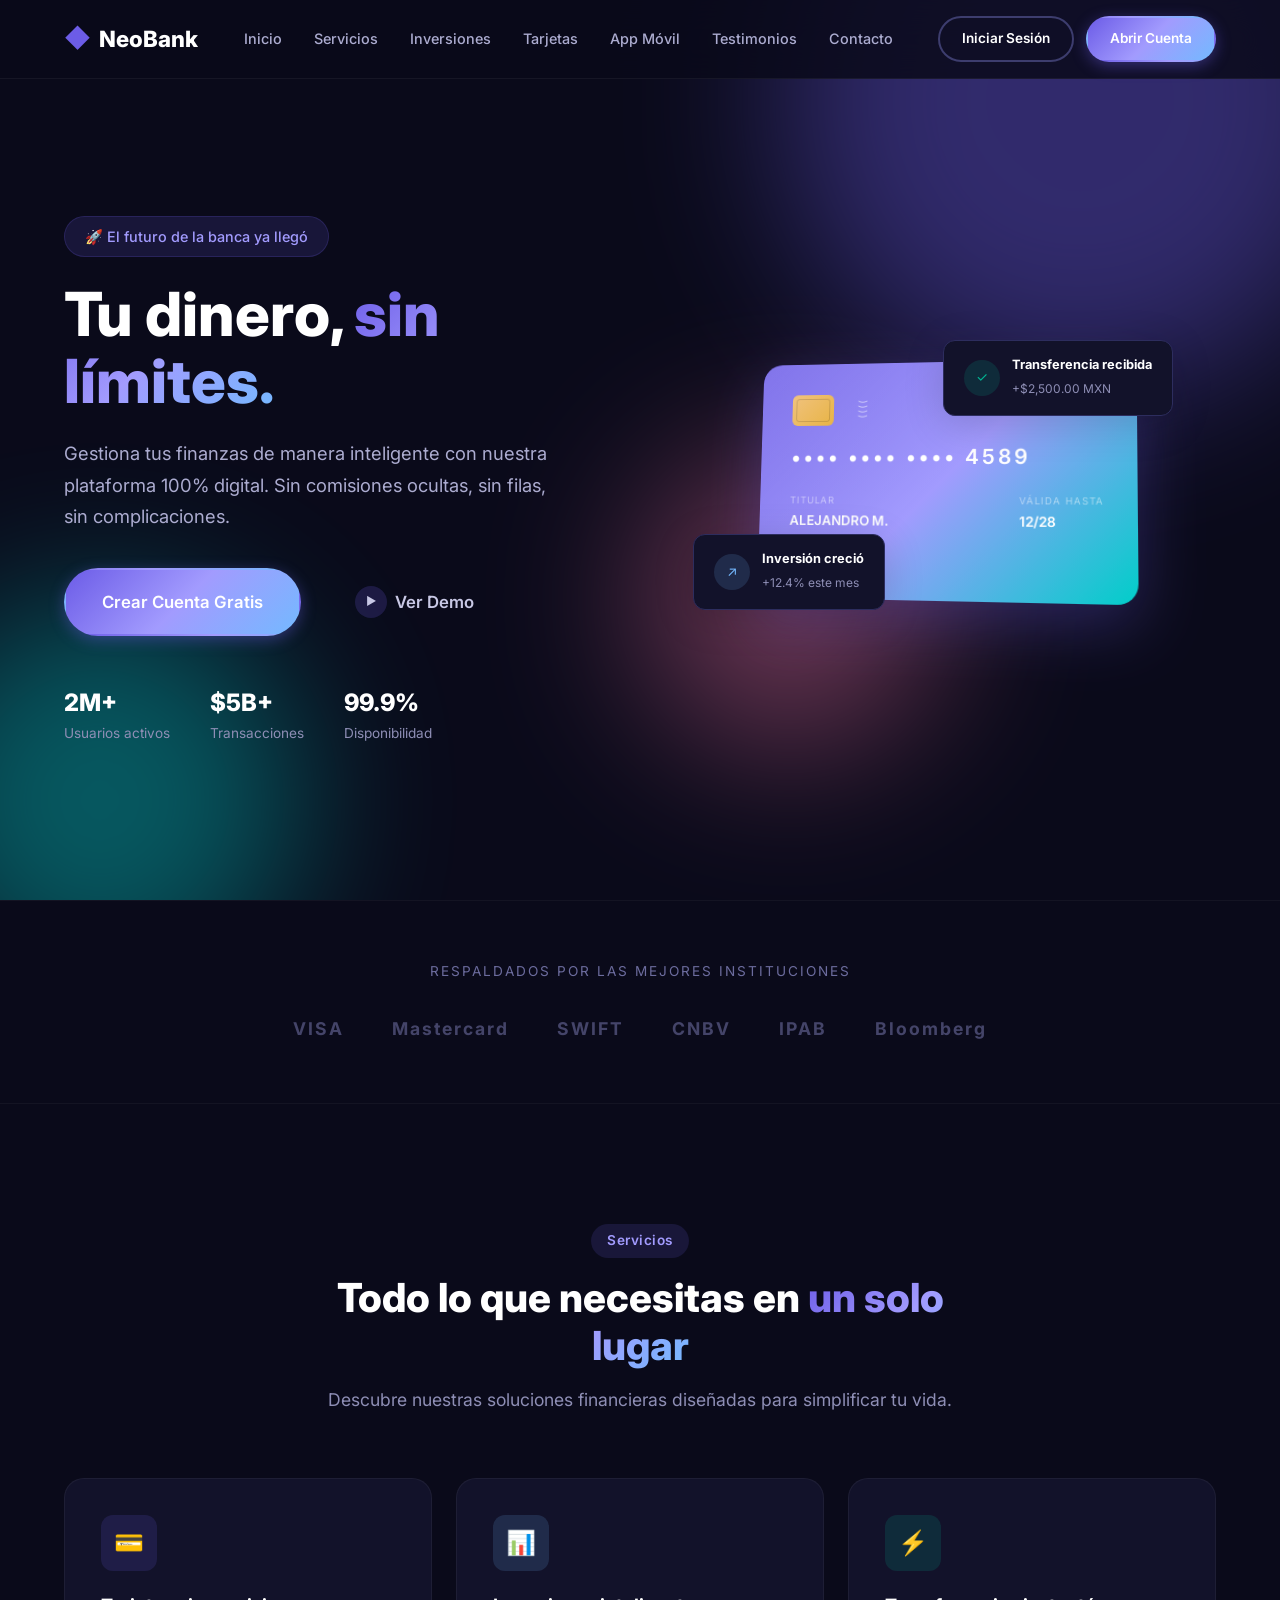
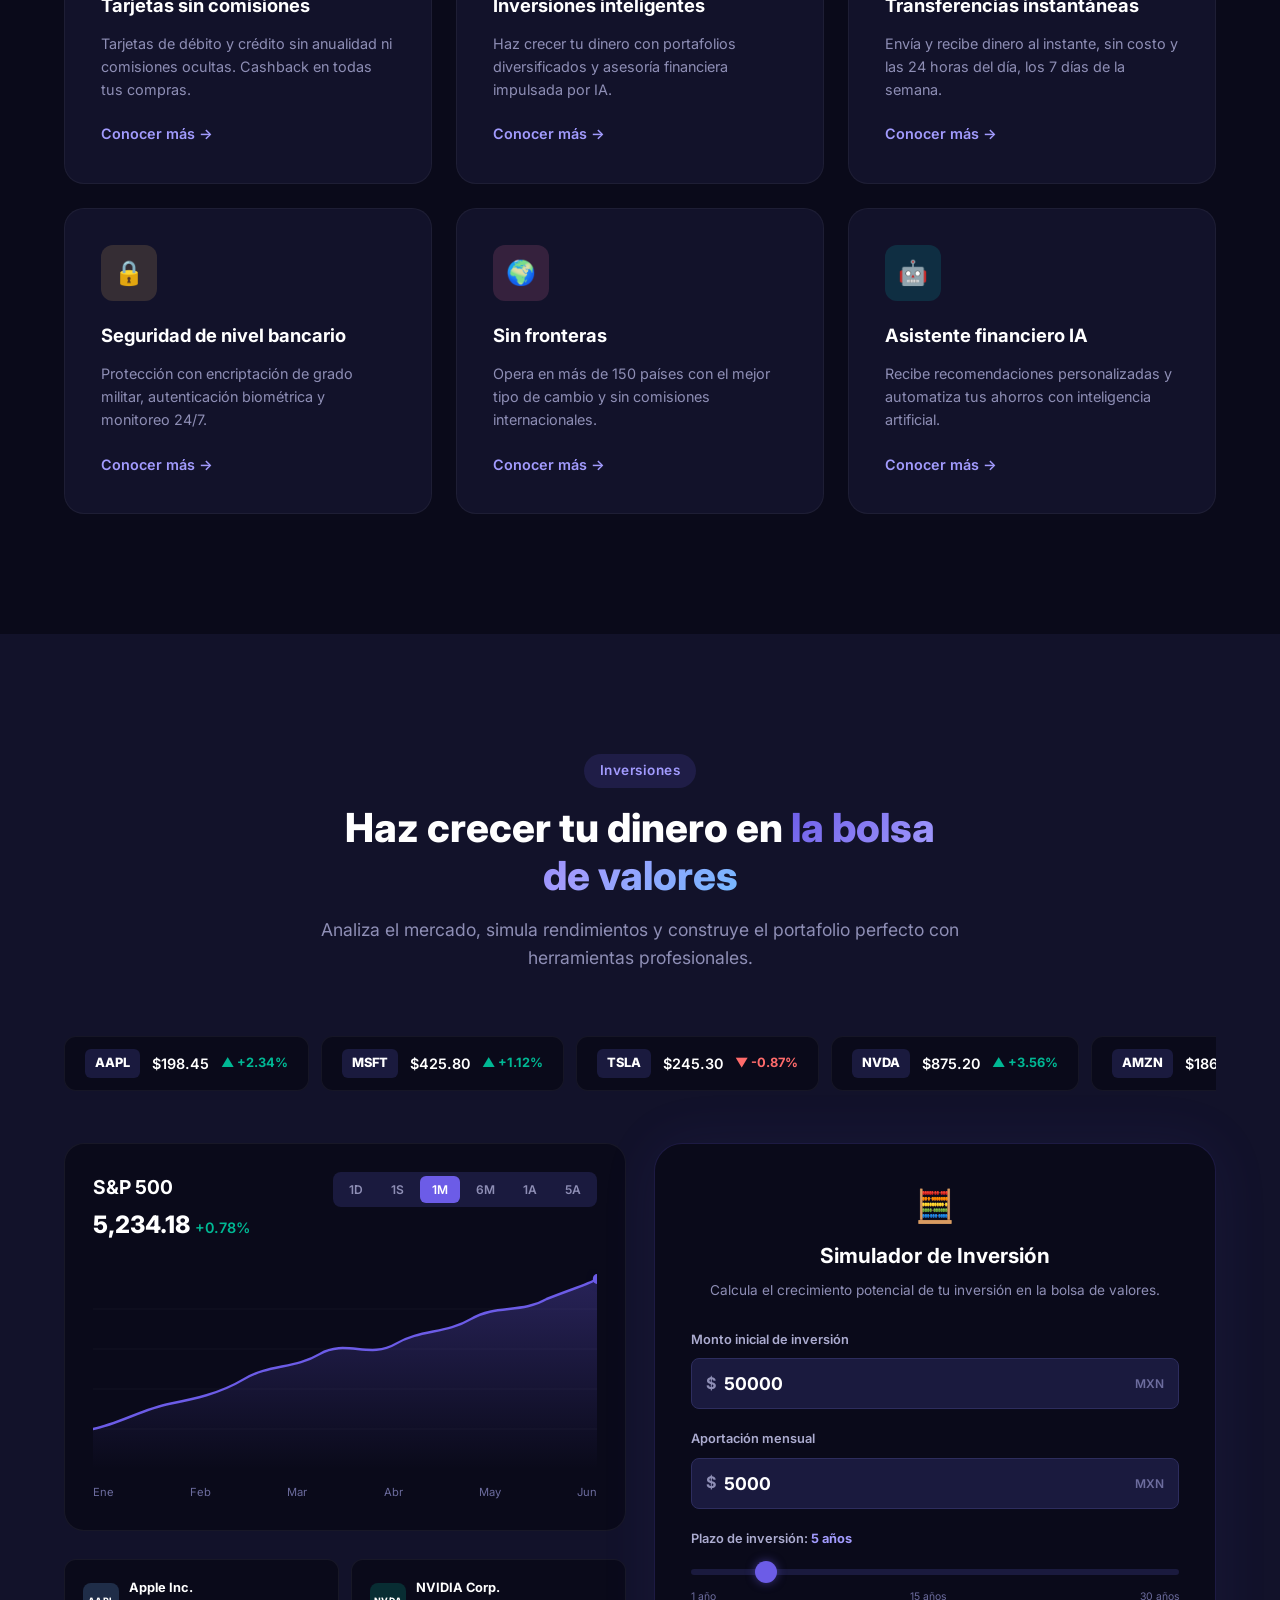
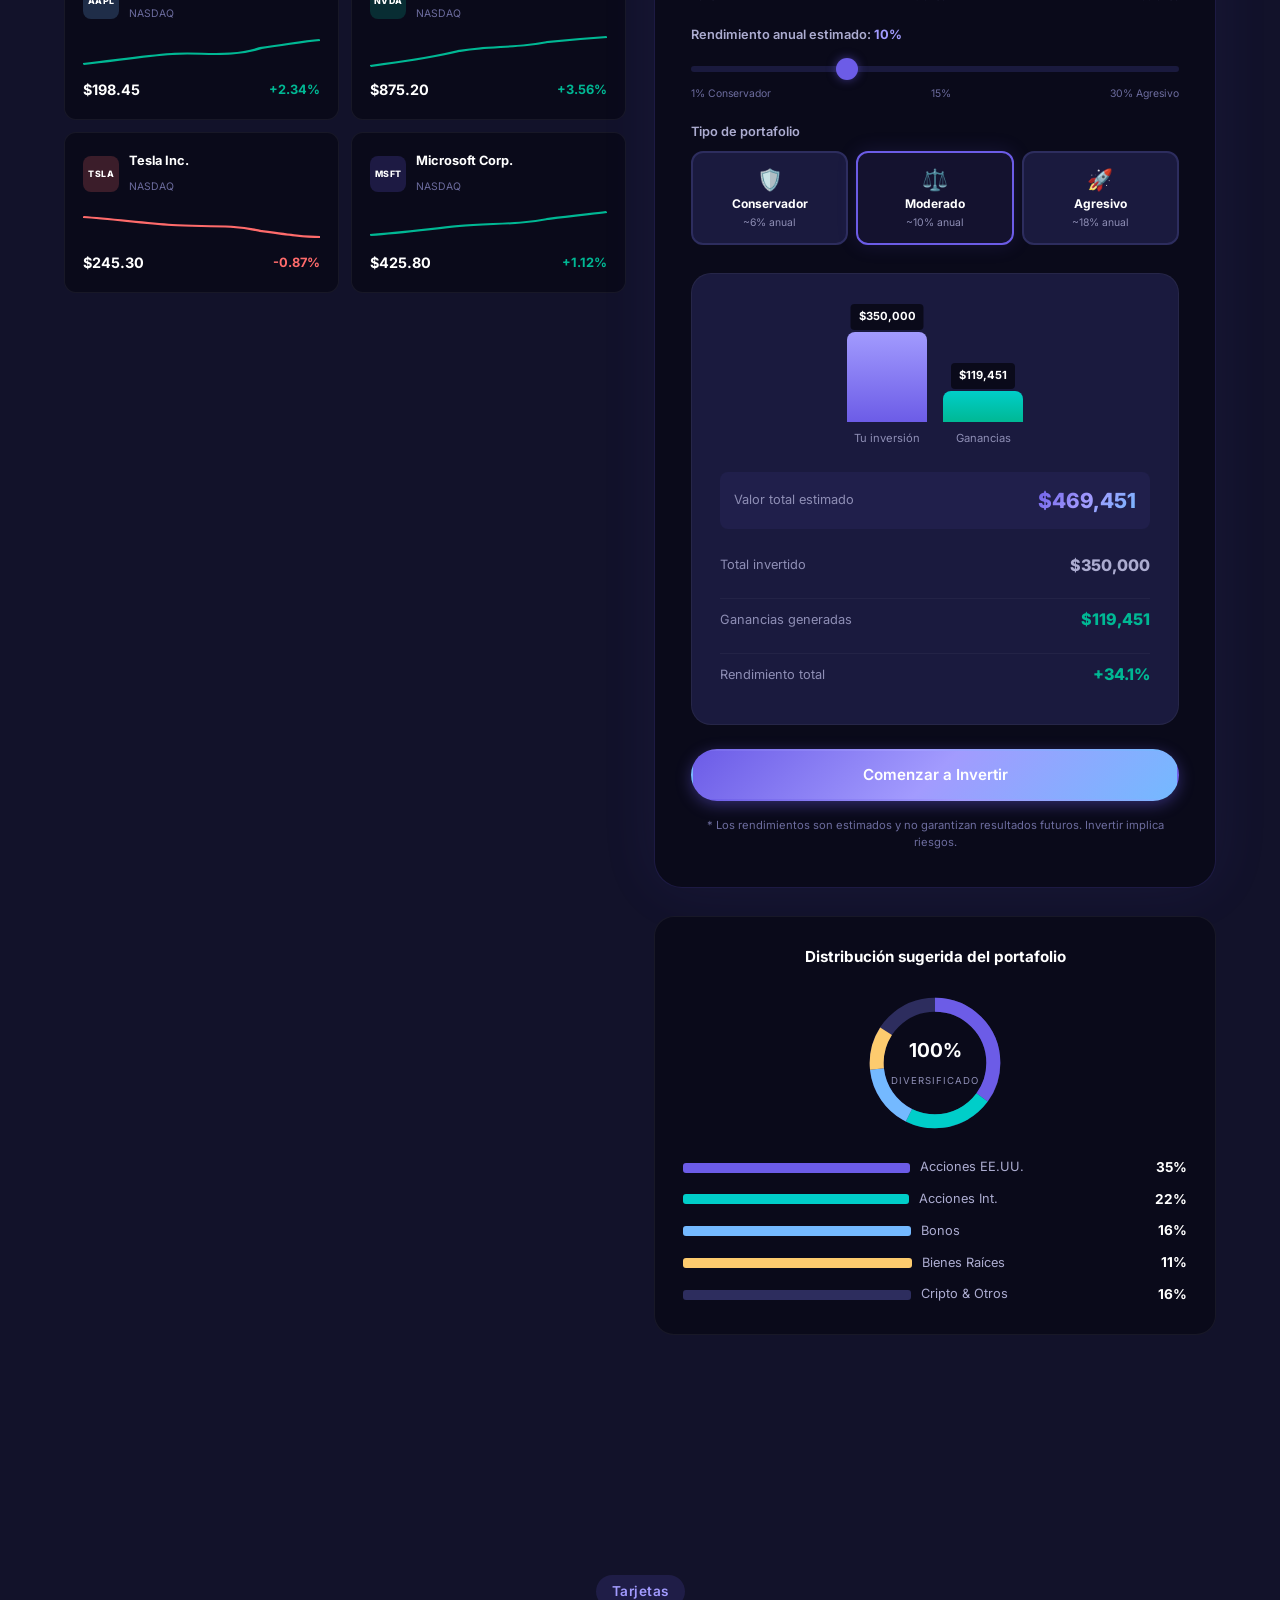
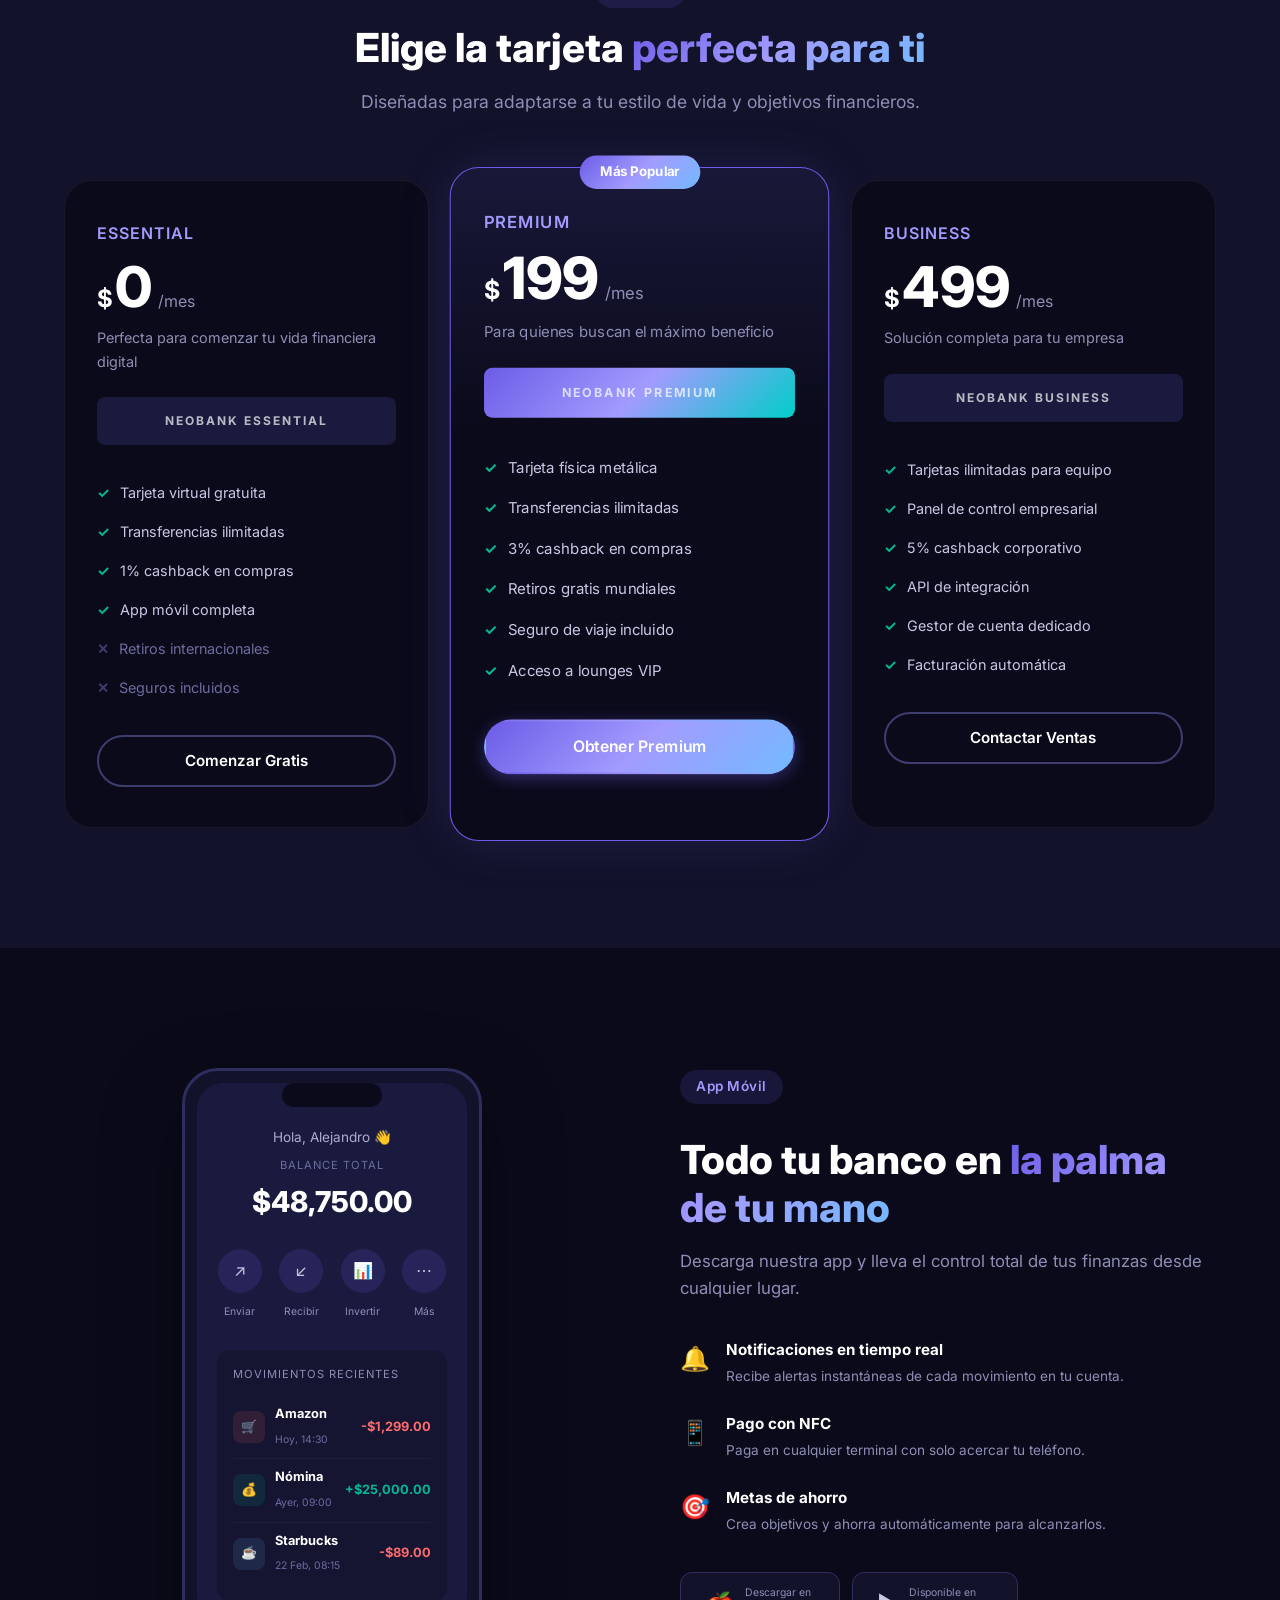
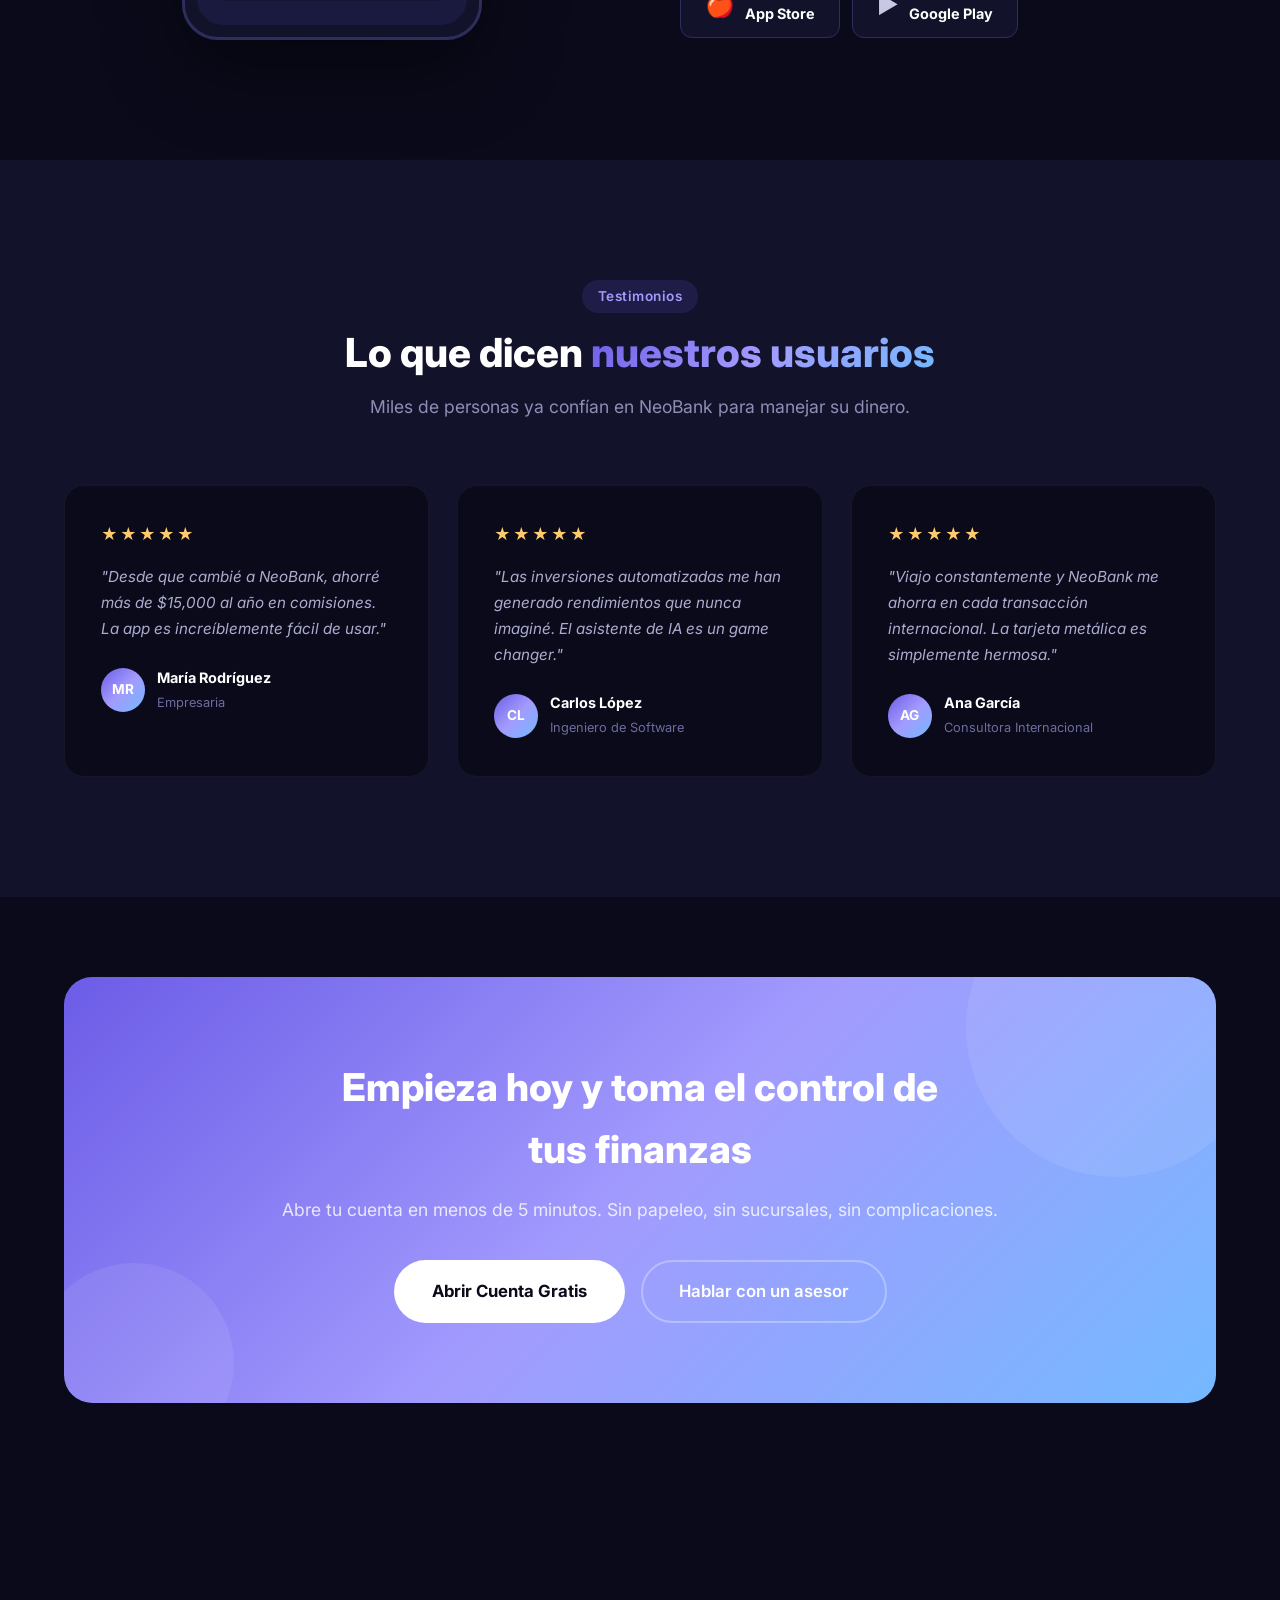
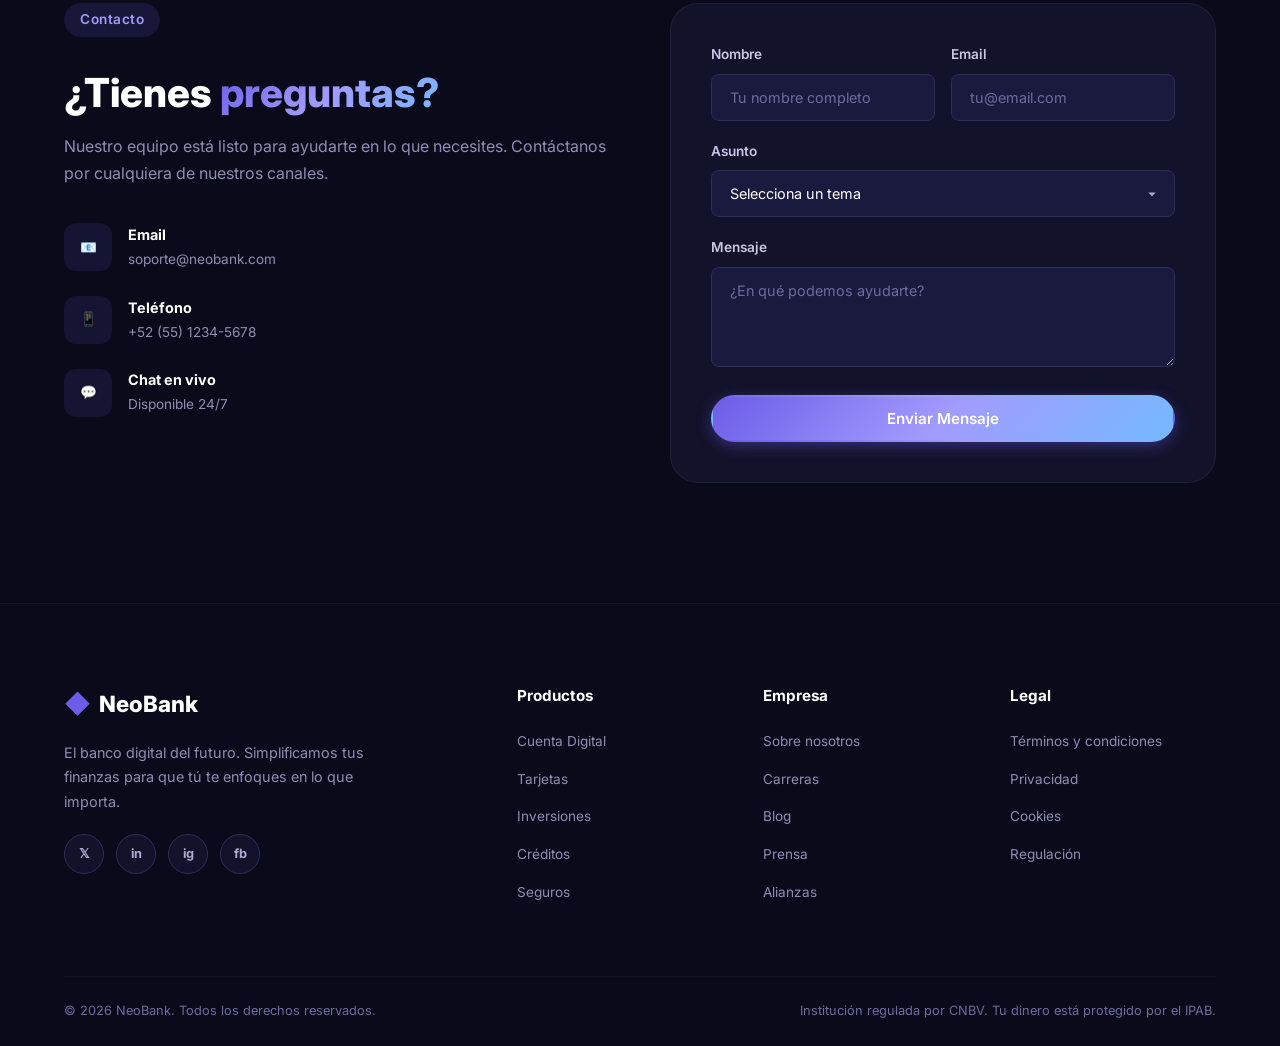
<file: index.html>
<!DOCTYPE html>
<html lang="es">
<head>
    <meta charset="UTF-8">
    <meta name="viewport" content="width=device-width, initial-scale=1.0">
    <title>NeoBank — Banco Digital Moderno</title>
    <link rel="stylesheet" href="styles.css">
    <link href="https://fonts.googleapis.com/css2?family=Inter:wght@300;400;500;600;700;800&display=swap" rel="stylesheet">
</head>
<body>

    <!-- ========== NAVBAR ========== -->
    <nav class="navbar">
        <div class="container nav-container">
            <a href="#" class="logo">
                <span class="logo-icon">◆</span> NeoBank
            </a>
            <ul class="nav-links">
                <li><a href="#inicio">Inicio</a></li>
                <li><a href="#servicios">Servicios</a></li>
                <li><a href="#inversiones">Inversiones</a></li>
                <li><a href="#tarjetas">Tarjetas</a></li>
                <li><a href="#app">App Móvil</a></li>
                <li><a href="#testimonios">Testimonios</a></li>
                <li><a href="#contacto">Contacto</a></li>
            </ul>
            <div class="nav-actions">
                <a href="#" class="btn btn-outline">Iniciar Sesión</a>
                <a href="#" class="btn btn-primary">Abrir Cuenta</a>
            </div>
            <button class="mobile-toggle" aria-label="Menú">
                <span></span>
                <span></span>
                <span></span>
            </button>
        </div>
    </nav>

    <!-- ========== HERO ========== -->
    <section class="hero" id="inicio">
        <div class="hero-bg-shapes">
            <div class="shape shape-1"></div>
            <div class="shape shape-2"></div>
            <div class="shape shape-3"></div>
        </div>
        <div class="container hero-container">
            <div class="hero-content">
                <span class="hero-badge">🚀 El futuro de la banca ya llegó</span>
                <h1>Tu dinero, <span class="gradient-text">sin límites.</span></h1>
                <p class="hero-description">
                    Gestiona tus finanzas de manera inteligente con nuestra plataforma 100% digital. 
                    Sin comisiones ocultas, sin filas, sin complicaciones.
                </p>
                <div class="hero-actions">
                    <a href="#" class="btn btn-primary btn-lg">Crear Cuenta Gratis</a>
                    <a href="#" class="btn btn-ghost btn-lg">
                        <span class="play-icon">▶</span> Ver Demo
                    </a>
                </div>
                <div class="hero-stats">
                    <div class="stat">
                        <span class="stat-number">2M+</span>
                        <span class="stat-label">Usuarios activos</span>
                    </div>
                    <div class="stat">
                        <span class="stat-number">$5B+</span>
                        <span class="stat-label">Transacciones</span>
                    </div>
                    <div class="stat">
                        <span class="stat-number">99.9%</span>
                        <span class="stat-label">Disponibilidad</span>
                    </div>
                </div>
            </div>
            <div class="hero-visual">
                <div class="card-preview">
                    <div class="credit-card">
                        <div class="card-chip"></div>
                        <div class="card-contactless">))))</div>
                        <div class="card-number">•••• •••• •••• 4589</div>
                        <div class="card-details">
                            <div>
                                <span class="card-label">TITULAR</span>
                                <span class="card-value">ALEJANDRO M.</span>
                            </div>
                            <div>
                                <span class="card-label">VÁLIDA HASTA</span>
                                <span class="card-value">12/28</span>
                            </div>
                        </div>
                        <div class="card-logo">NeoBank</div>
                    </div>
                    <div class="floating-notification notif-1">
                        <span class="notif-icon notif-green">✓</span>
                        <div>
                            <strong>Transferencia recibida</strong>
                            <span>+$2,500.00 MXN</span>
                        </div>
                    </div>
                    <div class="floating-notification notif-2">
                        <span class="notif-icon notif-blue">↗</span>
                        <div>
                            <strong>Inversión creció</strong>
                            <span>+12.4% este mes</span>
                        </div>
                    </div>
                </div>
            </div>
        </div>
    </section>

    <!-- ========== MARQUEE / PARTNERS ========== -->
    <section class="partners">
        <div class="container">
            <p class="partners-label">Respaldados por las mejores instituciones</p>
            <div class="partners-logos">
                <span class="partner-logo">VISA</span>
                <span class="partner-logo">Mastercard</span>
                <span class="partner-logo">SWIFT</span>
                <span class="partner-logo">CNBV</span>
                <span class="partner-logo">IPAB</span>
                <span class="partner-logo">Bloomberg</span>
            </div>
        </div>
    </section>

    <!-- ========== SERVICIOS ========== -->
    <section class="services" id="servicios">
        <div class="container">
            <div class="section-header">
                <span class="section-tag">Servicios</span>
                <h2>Todo lo que necesitas en <span class="gradient-text">un solo lugar</span></h2>
                <p>Descubre nuestras soluciones financieras diseñadas para simplificar tu vida.</p>
            </div>
            <div class="services-grid">
                <div class="service-card">
                    <div class="service-icon icon-purple">
                        <span>💳</span>
                    </div>
                    <h3>Tarjetas sin comisiones</h3>
                    <p>Tarjetas de débito y crédito sin anualidad ni comisiones ocultas. Cashback en todas tus compras.</p>
                    <a href="#" class="service-link">Conocer más →</a>
                </div>
                <div class="service-card">
                    <div class="service-icon icon-blue">
                        <span>📊</span>
                    </div>
                    <h3>Inversiones inteligentes</h3>
                    <p>Haz crecer tu dinero con portafolios diversificados y asesoría financiera impulsada por IA.</p>
                    <a href="#" class="service-link">Conocer más →</a>
                </div>
                <div class="service-card">
                    <div class="service-icon icon-green">
                        <span>⚡</span>
                    </div>
                    <h3>Transferencias instantáneas</h3>
                    <p>Envía y recibe dinero al instante, sin costo y las 24 horas del día, los 7 días de la semana.</p>
                    <a href="#" class="service-link">Conocer más →</a>
                </div>
                <div class="service-card">
                    <div class="service-icon icon-orange">
                        <span>🔒</span>
                    </div>
                    <h3>Seguridad de nivel bancario</h3>
                    <p>Protección con encriptación de grado militar, autenticación biométrica y monitoreo 24/7.</p>
                    <a href="#" class="service-link">Conocer más →</a>
                </div>
                <div class="service-card">
                    <div class="service-icon icon-pink">
                        <span>🌍</span>
                    </div>
                    <h3>Sin fronteras</h3>
                    <p>Opera en más de 150 países con el mejor tipo de cambio y sin comisiones internacionales.</p>
                    <a href="#" class="service-link">Conocer más →</a>
                </div>
                <div class="service-card">
                    <div class="service-icon icon-teal">
                        <span>🤖</span>
                    </div>
                    <h3>Asistente financiero IA</h3>
                    <p>Recibe recomendaciones personalizadas y automatiza tus ahorros con inteligencia artificial.</p>
                    <a href="#" class="service-link">Conocer más →</a>
                </div>
            </div>
        </div>
    </section>

    <!-- ========== INVERSIONES ========== -->
    <section class="invest-section" id="inversiones">
        <div class="container">
            <div class="section-header">
                <span class="section-tag">Inversiones</span>
                <h2>Haz crecer tu dinero en <span class="gradient-text">la bolsa de valores</span></h2>
                <p>Analiza el mercado, simula rendimientos y construye el portafolio perfecto con herramientas profesionales.</p>
            </div>

            <!-- Market Ticker -->
            <div class="market-ticker">
                <div class="ticker-item ticker-up">
                    <span class="ticker-symbol">AAPL</span>
                    <span class="ticker-price">$198.45</span>
                    <span class="ticker-change">▲ +2.34%</span>
                </div>
                <div class="ticker-item ticker-up">
                    <span class="ticker-symbol">MSFT</span>
                    <span class="ticker-price">$425.80</span>
                    <span class="ticker-change">▲ +1.12%</span>
                </div>
                <div class="ticker-item ticker-down">
                    <span class="ticker-symbol">TSLA</span>
                    <span class="ticker-price">$245.30</span>
                    <span class="ticker-change">▼ -0.87%</span>
                </div>
                <div class="ticker-item ticker-up">
                    <span class="ticker-symbol">NVDA</span>
                    <span class="ticker-price">$875.20</span>
                    <span class="ticker-change">▲ +3.56%</span>
                </div>
                <div class="ticker-item ticker-up">
                    <span class="ticker-symbol">AMZN</span>
                    <span class="ticker-price">$186.50</span>
                    <span class="ticker-change">▲ +0.95%</span>
                </div>
                <div class="ticker-item ticker-down">
                    <span class="ticker-symbol">META</span>
                    <span class="ticker-price">$512.10</span>
                    <span class="ticker-change">▼ -0.42%</span>
                </div>
                <div class="ticker-item ticker-up">
                    <span class="ticker-symbol">S&P 500</span>
                    <span class="ticker-price">5,234.18</span>
                    <span class="ticker-change">▲ +0.78%</span>
                </div>
            </div>

            <div class="invest-grid">
                <!-- LEFT: Charts & Market -->
                <div class="invest-charts">
                    <!-- Main Chart -->
                    <div class="chart-card">
                        <div class="chart-header">
                            <div>
                                <h3>S&P 500</h3>
                                <span class="chart-price">5,234.18 <span class="chart-change-up">+0.78%</span></span>
                            </div>
                            <div class="chart-tabs">
                                <button class="chart-tab">1D</button>
                                <button class="chart-tab">1S</button>
                                <button class="chart-tab active">1M</button>
                                <button class="chart-tab">6M</button>
                                <button class="chart-tab">1A</button>
                                <button class="chart-tab">5A</button>
                            </div>
                        </div>
                        <div class="chart-area">
                            <svg class="stock-chart" viewBox="0 0 600 200" preserveAspectRatio="none">
                                <defs>
                                    <linearGradient id="chartGradient" x1="0" y1="0" x2="0" y2="1">
                                        <stop offset="0%" stop-color="#6c5ce7" stop-opacity="0.3"/>
                                        <stop offset="100%" stop-color="#6c5ce7" stop-opacity="0.0"/>
                                    </linearGradient>
                                </defs>
                                <!-- Grid lines -->
                                <line x1="0" y1="40" x2="600" y2="40" stroke="rgba(255,255,255,0.04)" stroke-width="1"/>
                                <line x1="0" y1="80" x2="600" y2="80" stroke="rgba(255,255,255,0.04)" stroke-width="1"/>
                                <line x1="0" y1="120" x2="600" y2="120" stroke="rgba(255,255,255,0.04)" stroke-width="1"/>
                                <line x1="0" y1="160" x2="600" y2="160" stroke="rgba(255,255,255,0.04)" stroke-width="1"/>
                                <!-- Area fill -->
                                <path d="M0,160 C30,155 60,140 90,135 C120,130 150,125 180,110 C210,95 240,100 270,85 C300,70 330,90 360,75 C390,60 420,65 450,50 C480,35 510,45 540,30 C570,20 590,15 600,10 L600,200 L0,200 Z" fill="url(#chartGradient)"/>
                                <!-- Line -->
                                <path d="M0,160 C30,155 60,140 90,135 C120,130 150,125 180,110 C210,95 240,100 270,85 C300,70 330,90 360,75 C390,60 420,65 450,50 C480,35 510,45 540,30 C570,20 590,15 600,10" fill="none" stroke="#6c5ce7" stroke-width="2.5" stroke-linecap="round"/>
                                <!-- Current point -->
                                <circle cx="600" cy="10" r="5" fill="#6c5ce7"/>
                                <circle cx="600" cy="10" r="8" fill="#6c5ce7" opacity="0.3">
                                    <animate attributeName="r" values="8;14;8" dur="2s" repeatCount="indefinite"/>
                                    <animate attributeName="opacity" values="0.3;0;0.3" dur="2s" repeatCount="indefinite"/>
                                </circle>
                            </svg>
                            <div class="chart-labels">
                                <span>Ene</span><span>Feb</span><span>Mar</span><span>Abr</span><span>May</span><span>Jun</span>
                            </div>
                        </div>
                    </div>

                    <!-- Popular Stocks -->
                    <div class="stocks-grid">
                        <div class="stock-card">
                            <div class="stock-info">
                                <div class="stock-icon stock-icon-blue">AAPL</div>
                                <div>
                                    <strong>Apple Inc.</strong>
                                    <span>NASDAQ</span>
                                </div>
                            </div>
                            <div class="stock-chart-mini">
                                <svg viewBox="0 0 80 32" preserveAspectRatio="none">
                                    <path d="M0,28 C10,25 20,20 30,18 C40,16 50,22 60,12 C70,8 75,5 80,4" fill="none" stroke="#00b894" stroke-width="2"/>
                                </svg>
                            </div>
                            <div class="stock-price-info">
                                <strong>$198.45</strong>
                                <span class="stock-up">+2.34%</span>
                            </div>
                        </div>
                        <div class="stock-card">
                            <div class="stock-info">
                                <div class="stock-icon stock-icon-green">NVDA</div>
                                <div>
                                    <strong>NVIDIA Corp.</strong>
                                    <span>NASDAQ</span>
                                </div>
                            </div>
                            <div class="stock-chart-mini">
                                <svg viewBox="0 0 80 32" preserveAspectRatio="none">
                                    <path d="M0,30 C10,26 20,22 30,15 C40,10 50,12 60,6 C70,3 75,2 80,1" fill="none" stroke="#00b894" stroke-width="2"/>
                                </svg>
                            </div>
                            <div class="stock-price-info">
                                <strong>$875.20</strong>
                                <span class="stock-up">+3.56%</span>
                            </div>
                        </div>
                        <div class="stock-card">
                            <div class="stock-info">
                                <div class="stock-icon stock-icon-red">TSLA</div>
                                <div>
                                    <strong>Tesla Inc.</strong>
                                    <span>NASDAQ</span>
                                </div>
                            </div>
                            <div class="stock-chart-mini">
                                <svg viewBox="0 0 80 32" preserveAspectRatio="none">
                                    <path d="M0,8 C10,10 20,14 30,16 C40,18 50,15 60,22 C70,26 75,28 80,28" fill="none" stroke="#ff6b6b" stroke-width="2"/>
                                </svg>
                            </div>
                            <div class="stock-price-info">
                                <strong>$245.30</strong>
                                <span class="stock-down">-0.87%</span>
                            </div>
                        </div>
                        <div class="stock-card">
                            <div class="stock-info">
                                <div class="stock-icon stock-icon-purple">MSFT</div>
                                <div>
                                    <strong>Microsoft Corp.</strong>
                                    <span>NASDAQ</span>
                                </div>
                            </div>
                            <div class="stock-chart-mini">
                                <svg viewBox="0 0 80 32" preserveAspectRatio="none">
                                    <path d="M0,26 C10,24 20,20 30,17 C40,14 50,16 60,10 C70,6 75,5 80,3" fill="none" stroke="#00b894" stroke-width="2"/>
                                </svg>
                            </div>
                            <div class="stock-price-info">
                                <strong>$425.80</strong>
                                <span class="stock-up">+1.12%</span>
                            </div>
                        </div>
                    </div>
                </div>

                <!-- RIGHT: Calculator -->
                <div class="invest-calculator">
                    <div class="calc-card">
                        <div class="calc-header">
                            <span class="calc-icon">🧮</span>
                            <h3>Simulador de Inversión</h3>
                            <p>Calcula el crecimiento potencial de tu inversión en la bolsa de valores.</p>
                        </div>

                        <div class="calc-form">
                            <div class="calc-group">
                                <label>Monto inicial de inversión</label>
                                <div class="calc-input-wrapper">
                                    <span class="calc-prefix">$</span>
                                    <input type="number" id="investAmount" value="50000" min="1000" step="1000">
                                    <span class="calc-suffix">MXN</span>
                                </div>
                            </div>
                            <div class="calc-group">
                                <label>Aportación mensual</label>
                                <div class="calc-input-wrapper">
                                    <span class="calc-prefix">$</span>
                                    <input type="number" id="monthlyContrib" value="5000" min="0" step="500">
                                    <span class="calc-suffix">MXN</span>
                                </div>
                            </div>
                            <div class="calc-group">
                                <label>Plazo de inversión: <strong id="yearsLabel">5 años</strong></label>
                                <input type="range" id="investYears" min="1" max="30" value="5" class="calc-slider">
                                <div class="slider-labels">
                                    <span>1 año</span>
                                    <span>15 años</span>
                                    <span>30 años</span>
                                </div>
                            </div>
                            <div class="calc-group">
                                <label>Rendimiento anual estimado: <strong id="rateLabel">10%</strong></label>
                                <input type="range" id="investRate" min="1" max="30" value="10" class="calc-slider">
                                <div class="slider-labels">
                                    <span>1% Conservador</span>
                                    <span>15%</span>
                                    <span>30% Agresivo</span>
                                </div>
                            </div>
                            <div class="calc-group">
                                <label>Tipo de portafolio</label>
                                <div class="portfolio-options">
                                    <button class="portfolio-btn" data-rate="6" onclick="selectPortfolio(this, 6)">
                                        <span class="port-icon">🛡️</span>
                                        <strong>Conservador</strong>
                                        <small>~6% anual</small>
                                    </button>
                                    <button class="portfolio-btn active" data-rate="10" onclick="selectPortfolio(this, 10)">
                                        <span class="port-icon">⚖️</span>
                                        <strong>Moderado</strong>
                                        <small>~10% anual</small>
                                    </button>
                                    <button class="portfolio-btn" data-rate="18" onclick="selectPortfolio(this, 18)">
                                        <span class="port-icon">🚀</span>
                                        <strong>Agresivo</strong>
                                        <small>~18% anual</small>
                                    </button>
                                </div>
                            </div>
                        </div>

                        <!-- Results -->
                        <div class="calc-results">
                            <div class="result-chart">
                                <div class="result-bar-group">
                                    <div class="result-bar bar-invested" id="barInvested">
                                        <span class="bar-tooltip" id="barInvestedLabel">$350,000</span>
                                    </div>
                                    <div class="result-bar bar-earnings" id="barEarnings">
                                        <span class="bar-tooltip" id="barEarningsLabel">$194,528</span>
                                    </div>
                                </div>
                                <div class="result-bar-labels">
                                    <span>Tu inversión</span>
                                    <span>Ganancias</span>
                                </div>
                            </div>
                            <div class="result-details">
                                <div class="result-item result-main">
                                    <span class="result-label">Valor total estimado</span>
                                    <span class="result-value" id="resultTotal">$544,528</span>
                                </div>
                                <div class="result-item">
                                    <span class="result-label">Total invertido</span>
                                    <span class="result-value result-muted" id="resultInvested">$350,000</span>
                                </div>
                                <div class="result-item">
                                    <span class="result-label">Ganancias generadas</span>
                                    <span class="result-value result-green" id="resultEarnings">$194,528</span>
                                </div>
                                <div class="result-item">
                                    <span class="result-label">Rendimiento total</span>
                                    <span class="result-value result-green" id="resultPercent">+55.6%</span>
                                </div>
                            </div>
                        </div>

                        <a href="#" class="btn btn-primary btn-block">Comenzar a Invertir</a>
                        <p class="calc-disclaimer">* Los rendimientos son estimados y no garantizan resultados futuros. Invertir implica riesgos.</p>
                    </div>

                    <!-- Portfolio Breakdown -->
                    <div class="portfolio-card">
                        <h4>Distribución sugerida del portafolio</h4>
                        <div class="donut-chart">
                            <svg viewBox="0 0 120 120">
                                <circle cx="60" cy="60" r="50" fill="none" stroke="#2d2d5e" stroke-width="12"/>
                                <circle cx="60" cy="60" r="50" fill="none" stroke="#6c5ce7" stroke-width="12" stroke-dasharray="110 204" stroke-dashoffset="0" transform="rotate(-90 60 60)"/>
                                <circle cx="60" cy="60" r="50" fill="none" stroke="#00cec9" stroke-width="12" stroke-dasharray="70 244" stroke-dashoffset="-110" transform="rotate(-90 60 60)"/>
                                <circle cx="60" cy="60" r="50" fill="none" stroke="#74b9ff" stroke-width="12" stroke-dasharray="50 264" stroke-dashoffset="-180" transform="rotate(-90 60 60)"/>
                                <circle cx="60" cy="60" r="50" fill="none" stroke="#fdcb6e" stroke-width="12" stroke-dasharray="34 280" stroke-dashoffset="-230" transform="rotate(-90 60 60)"/>
                            </svg>
                            <div class="donut-center">
                                <strong>100%</strong>
                                <small>Diversificado</small>
                            </div>
                        </div>
                        <div class="portfolio-legend">
                            <div class="legend-item">
                                <span class="legend-dot" style="background:#6c5ce7"></span>
                                <span>Acciones EE.UU.</span>
                                <strong>35%</strong>
                            </div>
                            <div class="legend-item">
                                <span class="legend-dot" style="background:#00cec9"></span>
                                <span>Acciones Int.</span>
                                <strong>22%</strong>
                            </div>
                            <div class="legend-item">
                                <span class="legend-dot" style="background:#74b9ff"></span>
                                <span>Bonos</span>
                                <strong>16%</strong>
                            </div>
                            <div class="legend-item">
                                <span class="legend-dot" style="background:#fdcb6e"></span>
                                <span>Bienes Raíces</span>
                                <strong>11%</strong>
                            </div>
                            <div class="legend-item">
                                <span class="legend-dot" style="background:#2d2d5e"></span>
                                <span>Cripto & Otros</span>
                                <strong>16%</strong>
                            </div>
                        </div>
                    </div>
                </div>
            </div>
        </div>
    </section>

    <!-- ========== TARJETAS ========== -->
    <section class="cards-section" id="tarjetas">
        <div class="container">
            <div class="section-header">
                <span class="section-tag">Tarjetas</span>
                <h2>Elige la tarjeta <span class="gradient-text">perfecta para ti</span></h2>
                <p>Diseñadas para adaptarse a tu estilo de vida y objetivos financieros.</p>
            </div>
            <div class="cards-grid">
                <!-- Card 1 -->
                <div class="plan-card">
                    <div class="plan-header">
                        <span class="plan-name">Essential</span>
                        <div class="plan-price">
                            <span class="currency">$</span>
                            <span class="amount">0</span>
                            <span class="period">/mes</span>
                        </div>
                        <p class="plan-desc">Perfecta para comenzar tu vida financiera digital</p>
                    </div>
                    <div class="mini-card mini-card-dark">
                        <span>NeoBank Essential</span>
                    </div>
                    <ul class="plan-features">
                        <li><span class="check">✓</span> Tarjeta virtual gratuita</li>
                        <li><span class="check">✓</span> Transferencias ilimitadas</li>
                        <li><span class="check">✓</span> 1% cashback en compras</li>
                        <li><span class="check">✓</span> App móvil completa</li>
                        <li class="disabled"><span class="cross">✕</span> Retiros internacionales</li>
                        <li class="disabled"><span class="cross">✕</span> Seguros incluidos</li>
                    </ul>
                    <a href="#" class="btn btn-outline btn-block">Comenzar Gratis</a>
                </div>
                <!-- Card 2 -->
                <div class="plan-card plan-featured">
                    <div class="featured-badge">Más Popular</div>
                    <div class="plan-header">
                        <span class="plan-name">Premium</span>
                        <div class="plan-price">
                            <span class="currency">$</span>
                            <span class="amount">199</span>
                            <span class="period">/mes</span>
                        </div>
                        <p class="plan-desc">Para quienes buscan el máximo beneficio</p>
                    </div>
                    <div class="mini-card mini-card-gradient">
                        <span>NeoBank Premium</span>
                    </div>
                    <ul class="plan-features">
                        <li><span class="check">✓</span> Tarjeta física metálica</li>
                        <li><span class="check">✓</span> Transferencias ilimitadas</li>
                        <li><span class="check">✓</span> 3% cashback en compras</li>
                        <li><span class="check">✓</span> Retiros gratis mundiales</li>
                        <li><span class="check">✓</span> Seguro de viaje incluido</li>
                        <li><span class="check">✓</span> Acceso a lounges VIP</li>
                    </ul>
                    <a href="#" class="btn btn-primary btn-block">Obtener Premium</a>
                </div>
                <!-- Card 3 -->
                <div class="plan-card">
                    <div class="plan-header">
                        <span class="plan-name">Business</span>
                        <div class="plan-price">
                            <span class="currency">$</span>
                            <span class="amount">499</span>
                            <span class="period">/mes</span>
                        </div>
                        <p class="plan-desc">Solución completa para tu empresa</p>
                    </div>
                    <div class="mini-card mini-card-dark">
                        <span>NeoBank Business</span>
                    </div>
                    <ul class="plan-features">
                        <li><span class="check">✓</span> Tarjetas ilimitadas para equipo</li>
                        <li><span class="check">✓</span> Panel de control empresarial</li>
                        <li><span class="check">✓</span> 5% cashback corporativo</li>
                        <li><span class="check">✓</span> API de integración</li>
                        <li><span class="check">✓</span> Gestor de cuenta dedicado</li>
                        <li><span class="check">✓</span> Facturación automática</li>
                    </ul>
                    <a href="#" class="btn btn-outline btn-block">Contactar Ventas</a>
                </div>
            </div>
        </div>
    </section>

    <!-- ========== APP SECTION ========== -->
    <section class="app-section" id="app">
        <div class="container app-container">
            <div class="app-visual">
                <div class="phone-mockup">
                    <div class="phone-screen">
                        <div class="app-header-mock">
                            <span class="app-greeting">Hola, Alejandro 👋</span>
                            <span class="app-balance-label">Balance total</span>
                            <span class="app-balance">$48,750.00</span>
                        </div>
                        <div class="app-actions-mock">
                            <div class="app-action-btn">
                                <span>↗</span>
                                <small>Enviar</small>
                            </div>
                            <div class="app-action-btn">
                                <span>↙</span>
                                <small>Recibir</small>
                            </div>
                            <div class="app-action-btn">
                                <span>📊</span>
                                <small>Invertir</small>
                            </div>
                            <div class="app-action-btn">
                                <span>⋯</span>
                                <small>Más</small>
                            </div>
                        </div>
                        <div class="app-transactions-mock">
                            <span class="txn-title">Movimientos recientes</span>
                            <div class="txn-item">
                                <div class="txn-icon txn-red">🛒</div>
                                <div class="txn-info">
                                    <strong>Amazon</strong>
                                    <small>Hoy, 14:30</small>
                                </div>
                                <span class="txn-amount txn-negative">-$1,299.00</span>
                            </div>
                            <div class="txn-item">
                                <div class="txn-icon txn-green">💰</div>
                                <div class="txn-info">
                                    <strong>Nómina</strong>
                                    <small>Ayer, 09:00</small>
                                </div>
                                <span class="txn-amount txn-positive">+$25,000.00</span>
                            </div>
                            <div class="txn-item">
                                <div class="txn-icon txn-blue">☕</div>
                                <div class="txn-info">
                                    <strong>Starbucks</strong>
                                    <small>22 Feb, 08:15</small>
                                </div>
                                <span class="txn-amount txn-negative">-$89.00</span>
                            </div>
                        </div>
                    </div>
                </div>
            </div>
            <div class="app-content">
                <span class="section-tag">App Móvil</span>
                <h2>Todo tu banco en <span class="gradient-text">la palma de tu mano</span></h2>
                <p>Descarga nuestra app y lleva el control total de tus finanzas desde cualquier lugar.</p>
                <div class="app-features-list">
                    <div class="app-feature">
                        <span class="app-feature-icon">🔔</span>
                        <div>
                            <strong>Notificaciones en tiempo real</strong>
                            <p>Recibe alertas instantáneas de cada movimiento en tu cuenta.</p>
                        </div>
                    </div>
                    <div class="app-feature">
                        <span class="app-feature-icon">📱</span>
                        <div>
                            <strong>Pago con NFC</strong>
                            <p>Paga en cualquier terminal con solo acercar tu teléfono.</p>
                        </div>
                    </div>
                    <div class="app-feature">
                        <span class="app-feature-icon">🎯</span>
                        <div>
                            <strong>Metas de ahorro</strong>
                            <p>Crea objetivos y ahorra automáticamente para alcanzarlos.</p>
                        </div>
                    </div>
                </div>
                <div class="app-download-buttons">
                    <a href="#" class="store-btn">
                        <span class="store-icon">🍎</span>
                        <div>
                            <small>Descargar en</small>
                            <strong>App Store</strong>
                        </div>
                    </a>
                    <a href="#" class="store-btn">
                        <span class="store-icon">▶</span>
                        <div>
                            <small>Disponible en</small>
                            <strong>Google Play</strong>
                        </div>
                    </a>
                </div>
            </div>
        </div>
    </section>

    <!-- ========== TESTIMONIOS ========== -->
    <section class="testimonials" id="testimonios">
        <div class="container">
            <div class="section-header">
                <span class="section-tag">Testimonios</span>
                <h2>Lo que dicen <span class="gradient-text">nuestros usuarios</span></h2>
                <p>Miles de personas ya confían en NeoBank para manejar su dinero.</p>
            </div>
            <div class="testimonials-grid">
                <div class="testimonial-card">
                    <div class="stars">★★★★★</div>
                    <p>"Desde que cambié a NeoBank, ahorré más de $15,000 al año en comisiones. La app es increíblemente fácil de usar."</p>
                    <div class="testimonial-author">
                        <div class="author-avatar">MR</div>
                        <div>
                            <strong>María Rodríguez</strong>
                            <span>Empresaria</span>
                        </div>
                    </div>
                </div>
                <div class="testimonial-card">
                    <div class="stars">★★★★★</div>
                    <p>"Las inversiones automatizadas me han generado rendimientos que nunca imaginé. El asistente de IA es un game changer."</p>
                    <div class="testimonial-author">
                        <div class="author-avatar">CL</div>
                        <div>
                            <strong>Carlos López</strong>
                            <span>Ingeniero de Software</span>
                        </div>
                    </div>
                </div>
                <div class="testimonial-card">
                    <div class="stars">★★★★★</div>
                    <p>"Viajo constantemente y NeoBank me ahorra en cada transacción internacional. La tarjeta metálica es simplemente hermosa."</p>
                    <div class="testimonial-author">
                        <div class="author-avatar">AG</div>
                        <div>
                            <strong>Ana García</strong>
                            <span>Consultora Internacional</span>
                        </div>
                    </div>
                </div>
            </div>
        </div>
    </section>

    <!-- ========== CTA SECTION ========== -->
    <section class="cta-section">
        <div class="container">
            <div class="cta-card">
                <div class="cta-bg-shapes">
                    <div class="cta-shape cta-shape-1"></div>
                    <div class="cta-shape cta-shape-2"></div>
                </div>
                <h2>Empieza hoy y toma el control de tus finanzas</h2>
                <p>Abre tu cuenta en menos de 5 minutos. Sin papeleo, sin sucursales, sin complicaciones.</p>
                <div class="cta-actions">
                    <a href="#" class="btn btn-white btn-lg">Abrir Cuenta Gratis</a>
                    <a href="#" class="btn btn-ghost-white btn-lg">Hablar con un asesor</a>
                </div>
            </div>
        </div>
    </section>

    <!-- ========== CONTACTO ========== -->
    <section class="contact" id="contacto">
        <div class="container contact-container">
            <div class="contact-info">
                <span class="section-tag">Contacto</span>
                <h2>¿Tienes <span class="gradient-text">preguntas?</span></h2>
                <p>Nuestro equipo está listo para ayudarte en lo que necesites. Contáctanos por cualquiera de nuestros canales.</p>
                <div class="contact-channels">
                    <div class="contact-channel">
                        <span class="channel-icon">📧</span>
                        <div>
                            <strong>Email</strong>
                            <span>soporte@neobank.com</span>
                        </div>
                    </div>
                    <div class="contact-channel">
                        <span class="channel-icon">📱</span>
                        <div>
                            <strong>Teléfono</strong>
                            <span>+52 (55) 1234-5678</span>
                        </div>
                    </div>
                    <div class="contact-channel">
                        <span class="channel-icon">💬</span>
                        <div>
                            <strong>Chat en vivo</strong>
                            <span>Disponible 24/7</span>
                        </div>
                    </div>
                </div>
            </div>
            <div class="contact-form-wrapper">
                <form class="contact-form">
                    <div class="form-row">
                        <div class="form-group">
                            <label for="name">Nombre</label>
                            <input type="text" id="name" placeholder="Tu nombre completo">
                        </div>
                        <div class="form-group">
                            <label for="email">Email</label>
                            <input type="email" id="email" placeholder="tu@email.com">
                        </div>
                    </div>
                    <div class="form-group">
                        <label for="subject">Asunto</label>
                        <select id="subject">
                            <option value="">Selecciona un tema</option>
                            <option>Abrir una cuenta</option>
                            <option>Soporte técnico</option>
                            <option>Tarjetas y productos</option>
                            <option>Inversiones</option>
                            <option>Otro</option>
                        </select>
                    </div>
                    <div class="form-group">
                        <label for="message">Mensaje</label>
                        <textarea id="message" rows="4" placeholder="¿En qué podemos ayudarte?"></textarea>
                    </div>
                    <button type="submit" class="btn btn-primary btn-block">Enviar Mensaje</button>
                </form>
            </div>
        </div>
    </section>

    <!-- ========== FOOTER ========== -->
    <footer class="footer">
        <div class="container">
            <div class="footer-grid">
                <div class="footer-brand">
                    <a href="#" class="logo">
                        <span class="logo-icon">◆</span> NeoBank
                    </a>
                    <p>El banco digital del futuro. Simplificamos tus finanzas para que tú te enfoques en lo que importa.</p>
                    <div class="social-links">
                        <a href="#" class="social-link">𝕏</a>
                        <a href="#" class="social-link">in</a>
                        <a href="#" class="social-link">ig</a>
                        <a href="#" class="social-link">fb</a>
                    </div>
                </div>
                <div class="footer-links-group">
                    <h4>Productos</h4>
                    <ul>
                        <li><a href="#">Cuenta Digital</a></li>
                        <li><a href="#">Tarjetas</a></li>
                        <li><a href="#">Inversiones</a></li>
                        <li><a href="#">Créditos</a></li>
                        <li><a href="#">Seguros</a></li>
                    </ul>
                </div>
                <div class="footer-links-group">
                    <h4>Empresa</h4>
                    <ul>
                        <li><a href="#">Sobre nosotros</a></li>
                        <li><a href="#">Carreras</a></li>
                        <li><a href="#">Blog</a></li>
                        <li><a href="#">Prensa</a></li>
                        <li><a href="#">Alianzas</a></li>
                    </ul>
                </div>
                <div class="footer-links-group">
                    <h4>Legal</h4>
                    <ul>
                        <li><a href="#">Términos y condiciones</a></li>
                        <li><a href="#">Privacidad</a></li>
                        <li><a href="#">Cookies</a></li>
                        <li><a href="#">Regulación</a></li>
                    </ul>
                </div>
            </div>
            <div class="footer-bottom">
                <p>&copy; 2026 NeoBank. Todos los derechos reservados.</p>
                <p>Institución regulada por CNBV. Tu dinero está protegido por el IPAB.</p>
            </div>
        </div>
    </footer>

    <!-- ========== INVESTMENT CALCULATOR JS ========== -->
    <script>
        // Investment Calculator
        const amountInput = document.getElementById('investAmount');
        const monthlyInput = document.getElementById('monthlyContrib');
        const yearsSlider = document.getElementById('investYears');
        const rateSlider = document.getElementById('investRate');
        const yearsLabel = document.getElementById('yearsLabel');
        const rateLabel = document.getElementById('rateLabel');

        function formatCurrency(num) {
            return '$' + Math.round(num).toLocaleString('es-MX');
        }

        function calculateInvestment() {
            const initial = parseFloat(amountInput.value) || 0;
            const monthly = parseFloat(monthlyInput.value) || 0;
            const years = parseInt(yearsSlider.value);
            const annualRate = parseFloat(rateSlider.value) / 100;
            const monthlyRate = annualRate / 12;
            const months = years * 12;

            // Future value calculation: compound interest + monthly contributions
            let futureValue = initial * Math.pow(1 + monthlyRate, months);
            if (monthlyRate > 0) {
                futureValue += monthly * ((Math.pow(1 + monthlyRate, months) - 1) / monthlyRate);
            } else {
                futureValue += monthly * months;
            }

            const totalInvested = initial + (monthly * months);
            const earnings = futureValue - totalInvested;
            const totalPercent = totalInvested > 0 ? ((earnings / totalInvested) * 100) : 0;

            // Update labels
            yearsLabel.textContent = years + (years === 1 ? ' año' : ' años');
            rateLabel.textContent = rateSlider.value + '%';

            // Update results
            document.getElementById('resultTotal').textContent = formatCurrency(futureValue);
            document.getElementById('resultInvested').textContent = formatCurrency(totalInvested);
            document.getElementById('resultEarnings').textContent = formatCurrency(earnings);
            document.getElementById('resultPercent').textContent = '+' + totalPercent.toFixed(1) + '%';

            // Update bars
            const maxVal = futureValue;
            const investedPct = (totalInvested / maxVal) * 100;
            const earningsPct = (earnings / maxVal) * 100;
            document.getElementById('barInvested').style.height = Math.max(investedPct, 5) + '%';
            document.getElementById('barEarnings').style.height = Math.max(earningsPct, 5) + '%';
            document.getElementById('barInvestedLabel').textContent = formatCurrency(totalInvested);
            document.getElementById('barEarningsLabel').textContent = formatCurrency(earnings);
        }

        function selectPortfolio(btn, rate) {
            document.querySelectorAll('.portfolio-btn').forEach(b => b.classList.remove('active'));
            btn.classList.add('active');
            rateSlider.value = rate;
            calculateInvestment();
        }

        // Event listeners
        amountInput.addEventListener('input', calculateInvestment);
        monthlyInput.addEventListener('input', calculateInvestment);
        yearsSlider.addEventListener('input', calculateInvestment);
        rateSlider.addEventListener('input', calculateInvestment);

        // Initial calculation
        calculateInvestment();
    </script>

</body>
</html>
</file>
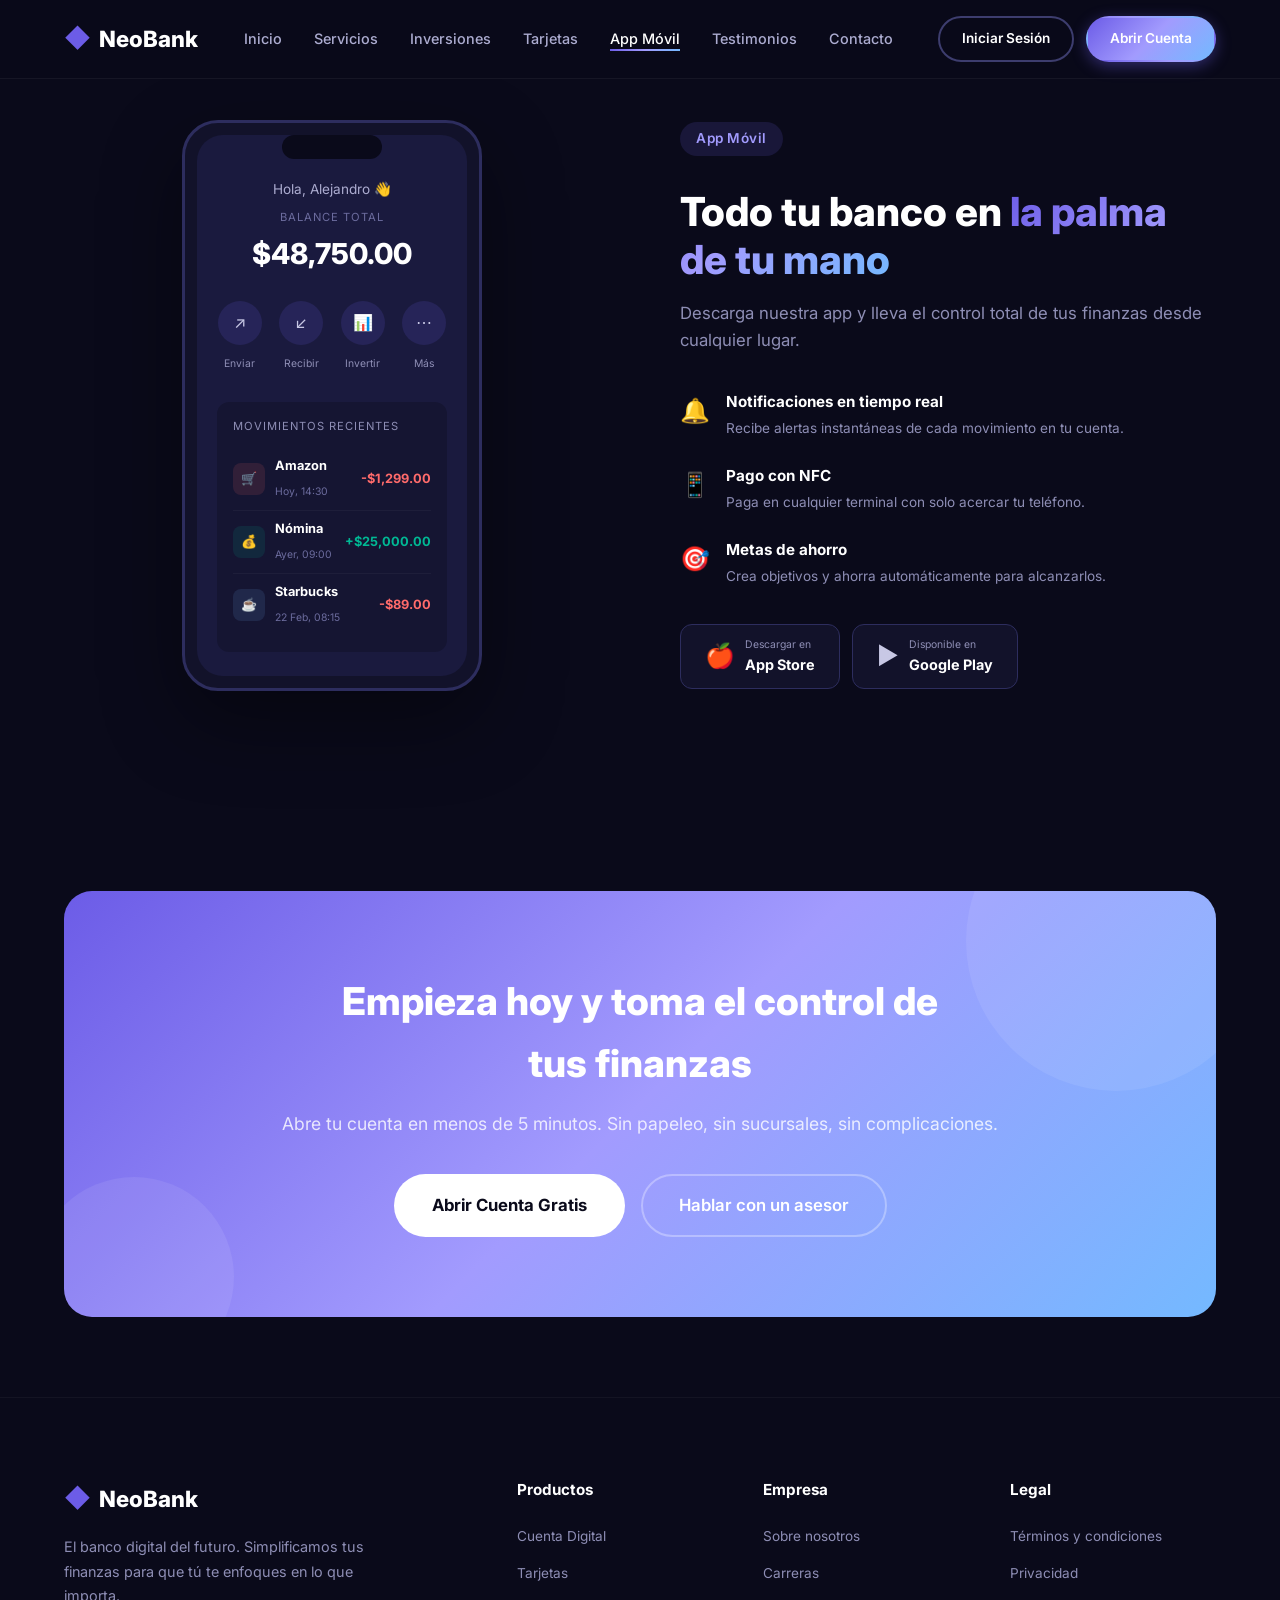
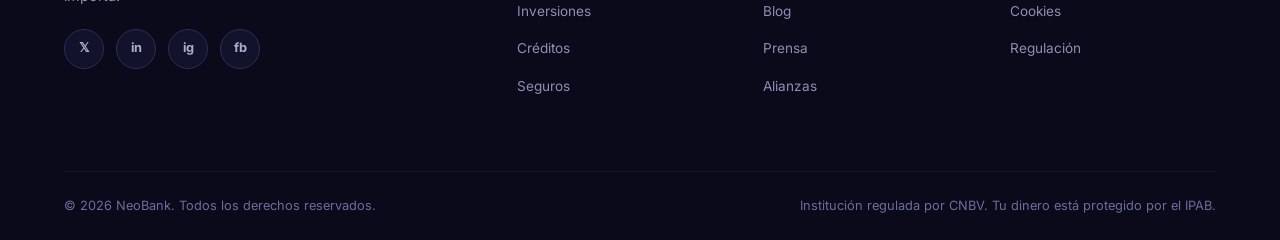
<file: app.html>
<!DOCTYPE html>
<html lang="es">
<head>
    <meta charset="UTF-8">
    <meta name="viewport" content="width=device-width, initial-scale=1.0">
    <title>NeoBank — App Móvil</title>
    <link rel="stylesheet" href="styles.css">
    <link href="https://fonts.googleapis.com/css2?family=Inter:wght@300;400;500;600;700;800&display=swap" rel="stylesheet">
</head>
<body>

    <!-- ========== NAVBAR ========== -->
    <nav class="navbar">
        <div class="container nav-container">
            <a href="index.html" class="logo">
                <span class="logo-icon">◆</span> NeoBank
            </a>
            <ul class="nav-links">
                <li><a href="index.html">Inicio</a></li>
                <li><a href="servicios.html">Servicios</a></li>
                <li><a href="inversiones.html">Inversiones</a></li>
                <li><a href="tarjetas.html">Tarjetas</a></li>
                <li><a href="app.html" class="nav-active">App Móvil</a></li>
                <li><a href="testimonios.html">Testimonios</a></li>
                <li><a href="contacto.html">Contacto</a></li>
            </ul>
            <div class="nav-actions">
                <a href="#" class="btn btn-outline">Iniciar Sesión</a>
                <a href="#" class="btn btn-primary">Abrir Cuenta</a>
            </div>
            <button class="mobile-toggle" aria-label="Menú">
                <span></span>
                <span></span>
                <span></span>
            </button>
        </div>
    </nav>

    <!-- ========== APP SECTION ========== -->
    <section class="app-section page-section-top" id="app">
        <div class="container app-container">
            <div class="app-visual">
                <div class="phone-mockup">
                    <div class="phone-screen">
                        <div class="app-header-mock">
                            <span class="app-greeting">Hola, Alejandro 👋</span>
                            <span class="app-balance-label">Balance total</span>
                            <span class="app-balance">$48,750.00</span>
                        </div>
                        <div class="app-actions-mock">
                            <div class="app-action-btn">
                                <span>↗</span>
                                <small>Enviar</small>
                            </div>
                            <div class="app-action-btn">
                                <span>↙</span>
                                <small>Recibir</small>
                            </div>
                            <div class="app-action-btn">
                                <span>📊</span>
                                <small>Invertir</small>
                            </div>
                            <div class="app-action-btn">
                                <span>⋯</span>
                                <small>Más</small>
                            </div>
                        </div>
                        <div class="app-transactions-mock">
                            <span class="txn-title">Movimientos recientes</span>
                            <div class="txn-item">
                                <div class="txn-icon txn-red">🛒</div>
                                <div class="txn-info">
                                    <strong>Amazon</strong>
                                    <small>Hoy, 14:30</small>
                                </div>
                                <span class="txn-amount txn-negative">-$1,299.00</span>
                            </div>
                            <div class="txn-item">
                                <div class="txn-icon txn-green">💰</div>
                                <div class="txn-info">
                                    <strong>Nómina</strong>
                                    <small>Ayer, 09:00</small>
                                </div>
                                <span class="txn-amount txn-positive">+$25,000.00</span>
                            </div>
                            <div class="txn-item">
                                <div class="txn-icon txn-blue">☕</div>
                                <div class="txn-info">
                                    <strong>Starbucks</strong>
                                    <small>22 Feb, 08:15</small>
                                </div>
                                <span class="txn-amount txn-negative">-$89.00</span>
                            </div>
                        </div>
                    </div>
                </div>
            </div>
            <div class="app-content">
                <span class="section-tag">App Móvil</span>
                <h2>Todo tu banco en <span class="gradient-text">la palma de tu mano</span></h2>
                <p>Descarga nuestra app y lleva el control total de tus finanzas desde cualquier lugar.</p>
                <div class="app-features-list">
                    <div class="app-feature">
                        <span class="app-feature-icon">🔔</span>
                        <div>
                            <strong>Notificaciones en tiempo real</strong>
                            <p>Recibe alertas instantáneas de cada movimiento en tu cuenta.</p>
                        </div>
                    </div>
                    <div class="app-feature">
                        <span class="app-feature-icon">📱</span>
                        <div>
                            <strong>Pago con NFC</strong>
                            <p>Paga en cualquier terminal con solo acercar tu teléfono.</p>
                        </div>
                    </div>
                    <div class="app-feature">
                        <span class="app-feature-icon">🎯</span>
                        <div>
                            <strong>Metas de ahorro</strong>
                            <p>Crea objetivos y ahorra automáticamente para alcanzarlos.</p>
                        </div>
                    </div>
                </div>
                <div class="app-download-buttons">
                    <a href="#" class="store-btn">
                        <span class="store-icon">🍎</span>
                        <div>
                            <small>Descargar en</small>
                            <strong>App Store</strong>
                        </div>
                    </a>
                    <a href="#" class="store-btn">
                        <span class="store-icon">▶</span>
                        <div>
                            <small>Disponible en</small>
                            <strong>Google Play</strong>
                        </div>
                    </a>
                </div>
            </div>
        </div>
    </section>

    <!-- ========== CTA SECTION ========== -->
    <section class="cta-section">
        <div class="container">
            <div class="cta-card">
                <div class="cta-bg-shapes">
                    <div class="cta-shape cta-shape-1"></div>
                    <div class="cta-shape cta-shape-2"></div>
                </div>
                <h2>Empieza hoy y toma el control de tus finanzas</h2>
                <p>Abre tu cuenta en menos de 5 minutos. Sin papeleo, sin sucursales, sin complicaciones.</p>
                <div class="cta-actions">
                    <a href="#" class="btn btn-white btn-lg">Abrir Cuenta Gratis</a>
                    <a href="contacto.html" class="btn btn-ghost-white btn-lg">Hablar con un asesor</a>
                </div>
            </div>
        </div>
    </section>

    <!-- ========== FOOTER ========== -->
    <footer class="footer">
        <div class="container">
            <div class="footer-grid">
                <div class="footer-brand">
                    <a href="index.html" class="logo">
                        <span class="logo-icon">◆</span> NeoBank
                    </a>
                    <p>El banco digital del futuro. Simplificamos tus finanzas para que tú te enfoques en lo que importa.</p>
                    <div class="social-links">
                        <a href="#" class="social-link">𝕏</a>
                        <a href="#" class="social-link">in</a>
                        <a href="#" class="social-link">ig</a>
                        <a href="#" class="social-link">fb</a>
                    </div>
                </div>
                <div class="footer-links-group">
                    <h4>Productos</h4>
                    <ul>
                        <li><a href="#">Cuenta Digital</a></li>
                        <li><a href="tarjetas.html">Tarjetas</a></li>
                        <li><a href="inversiones.html">Inversiones</a></li>
                        <li><a href="#">Créditos</a></li>
                        <li><a href="#">Seguros</a></li>
                    </ul>
                </div>
                <div class="footer-links-group">
                    <h4>Empresa</h4>
                    <ul>
                        <li><a href="#">Sobre nosotros</a></li>
                        <li><a href="#">Carreras</a></li>
                        <li><a href="#">Blog</a></li>
                        <li><a href="#">Prensa</a></li>
                        <li><a href="#">Alianzas</a></li>
                    </ul>
                </div>
                <div class="footer-links-group">
                    <h4>Legal</h4>
                    <ul>
                        <li><a href="#">Términos y condiciones</a></li>
                        <li><a href="#">Privacidad</a></li>
                        <li><a href="#">Cookies</a></li>
                        <li><a href="#">Regulación</a></li>
                    </ul>
                </div>
            </div>
            <div class="footer-bottom">
                <p>&copy; 2026 NeoBank. Todos los derechos reservados.</p>
                <p>Institución regulada por CNBV. Tu dinero está protegido por el IPAB.</p>
            </div>
        </div>
    </footer>

</body>
</html>
</file>
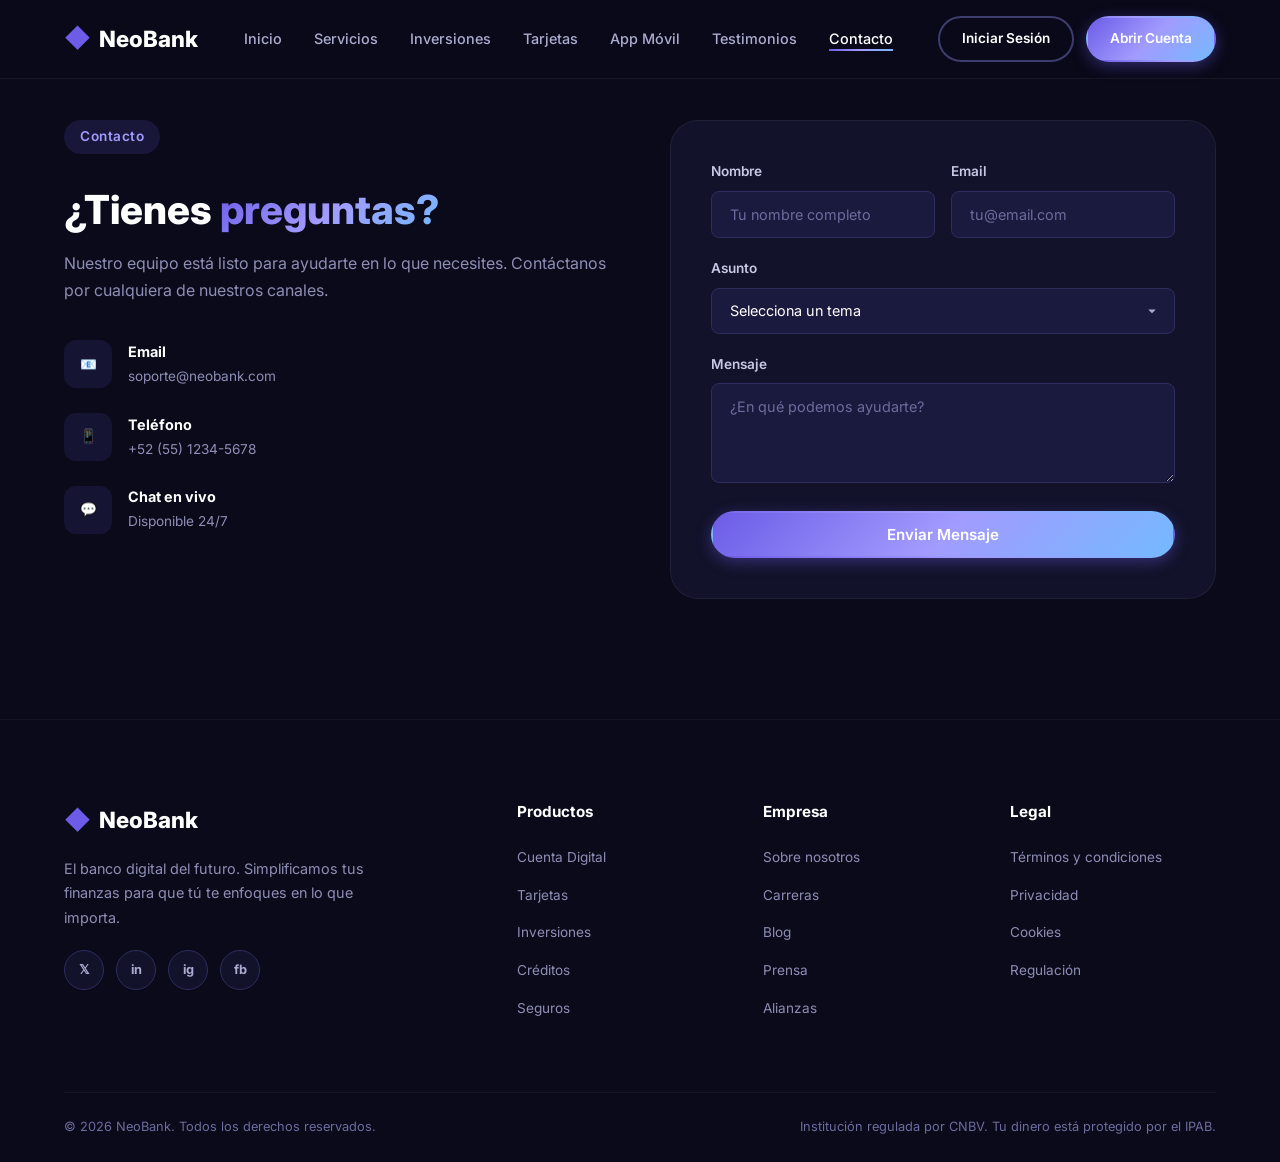
<file: contacto.html>
<!DOCTYPE html>
<html lang="es">
<head>
    <meta charset="UTF-8">
    <meta name="viewport" content="width=device-width, initial-scale=1.0">
    <title>NeoBank — Contacto</title>
    <link rel="stylesheet" href="styles.css">
    <link href="https://fonts.googleapis.com/css2?family=Inter:wght@300;400;500;600;700;800&display=swap" rel="stylesheet">
</head>
<body>

    <!-- ========== NAVBAR ========== -->
    <nav class="navbar">
        <div class="container nav-container">
            <a href="index.html" class="logo">
                <span class="logo-icon">◆</span> NeoBank
            </a>
            <ul class="nav-links">
                <li><a href="index.html">Inicio</a></li>
                <li><a href="servicios.html">Servicios</a></li>
                <li><a href="inversiones.html">Inversiones</a></li>
                <li><a href="tarjetas.html">Tarjetas</a></li>
                <li><a href="app.html">App Móvil</a></li>
                <li><a href="testimonios.html">Testimonios</a></li>
                <li><a href="contacto.html" class="nav-active">Contacto</a></li>
            </ul>
            <div class="nav-actions">
                <a href="#" class="btn btn-outline">Iniciar Sesión</a>
                <a href="#" class="btn btn-primary">Abrir Cuenta</a>
            </div>
            <button class="mobile-toggle" aria-label="Menú">
                <span></span>
                <span></span>
                <span></span>
            </button>
        </div>
    </nav>

    <!-- ========== CONTACTO ========== -->
    <section class="contact page-section-top" id="contacto">
        <div class="container contact-container">
            <div class="contact-info">
                <span class="section-tag">Contacto</span>
                <h2>¿Tienes <span class="gradient-text">preguntas?</span></h2>
                <p>Nuestro equipo está listo para ayudarte en lo que necesites. Contáctanos por cualquiera de nuestros canales.</p>
                <div class="contact-channels">
                    <div class="contact-channel">
                        <span class="channel-icon">📧</span>
                        <div>
                            <strong>Email</strong>
                            <span>soporte@neobank.com</span>
                        </div>
                    </div>
                    <div class="contact-channel">
                        <span class="channel-icon">📱</span>
                        <div>
                            <strong>Teléfono</strong>
                            <span>+52 (55) 1234-5678</span>
                        </div>
                    </div>
                    <div class="contact-channel">
                        <span class="channel-icon">💬</span>
                        <div>
                            <strong>Chat en vivo</strong>
                            <span>Disponible 24/7</span>
                        </div>
                    </div>
                </div>
            </div>
            <div class="contact-form-wrapper">
                <form class="contact-form">
                    <div class="form-row">
                        <div class="form-group">
                            <label for="name">Nombre</label>
                            <input type="text" id="name" placeholder="Tu nombre completo">
                        </div>
                        <div class="form-group">
                            <label for="email">Email</label>
                            <input type="email" id="email" placeholder="tu@email.com">
                        </div>
                    </div>
                    <div class="form-group">
                        <label for="subject">Asunto</label>
                        <select id="subject">
                            <option value="">Selecciona un tema</option>
                            <option>Abrir una cuenta</option>
                            <option>Soporte técnico</option>
                            <option>Tarjetas y productos</option>
                            <option>Inversiones</option>
                            <option>Otro</option>
                        </select>
                    </div>
                    <div class="form-group">
                        <label for="message">Mensaje</label>
                        <textarea id="message" rows="4" placeholder="¿En qué podemos ayudarte?"></textarea>
                    </div>
                    <button type="submit" class="btn btn-primary btn-block">Enviar Mensaje</button>
                </form>
            </div>
        </div>
    </section>

    <!-- ========== FOOTER ========== -->
    <footer class="footer">
        <div class="container">
            <div class="footer-grid">
                <div class="footer-brand">
                    <a href="index.html" class="logo">
                        <span class="logo-icon">◆</span> NeoBank
                    </a>
                    <p>El banco digital del futuro. Simplificamos tus finanzas para que tú te enfoques en lo que importa.</p>
                    <div class="social-links">
                        <a href="#" class="social-link">𝕏</a>
                        <a href="#" class="social-link">in</a>
                        <a href="#" class="social-link">ig</a>
                        <a href="#" class="social-link">fb</a>
                    </div>
                </div>
                <div class="footer-links-group">
                    <h4>Productos</h4>
                    <ul>
                        <li><a href="#">Cuenta Digital</a></li>
                        <li><a href="tarjetas.html">Tarjetas</a></li>
                        <li><a href="inversiones.html">Inversiones</a></li>
                        <li><a href="#">Créditos</a></li>
                        <li><a href="#">Seguros</a></li>
                    </ul>
                </div>
                <div class="footer-links-group">
                    <h4>Empresa</h4>
                    <ul>
                        <li><a href="#">Sobre nosotros</a></li>
                        <li><a href="#">Carreras</a></li>
                        <li><a href="#">Blog</a></li>
                        <li><a href="#">Prensa</a></li>
                        <li><a href="#">Alianzas</a></li>
                    </ul>
                </div>
                <div class="footer-links-group">
                    <h4>Legal</h4>
                    <ul>
                        <li><a href="#">Términos y condiciones</a></li>
                        <li><a href="#">Privacidad</a></li>
                        <li><a href="#">Cookies</a></li>
                        <li><a href="#">Regulación</a></li>
                    </ul>
                </div>
            </div>
            <div class="footer-bottom">
                <p>&copy; 2026 NeoBank. Todos los derechos reservados.</p>
                <p>Institución regulada por CNBV. Tu dinero está protegido por el IPAB.</p>
            </div>
        </div>
    </footer>

</body>
</html>
</file>
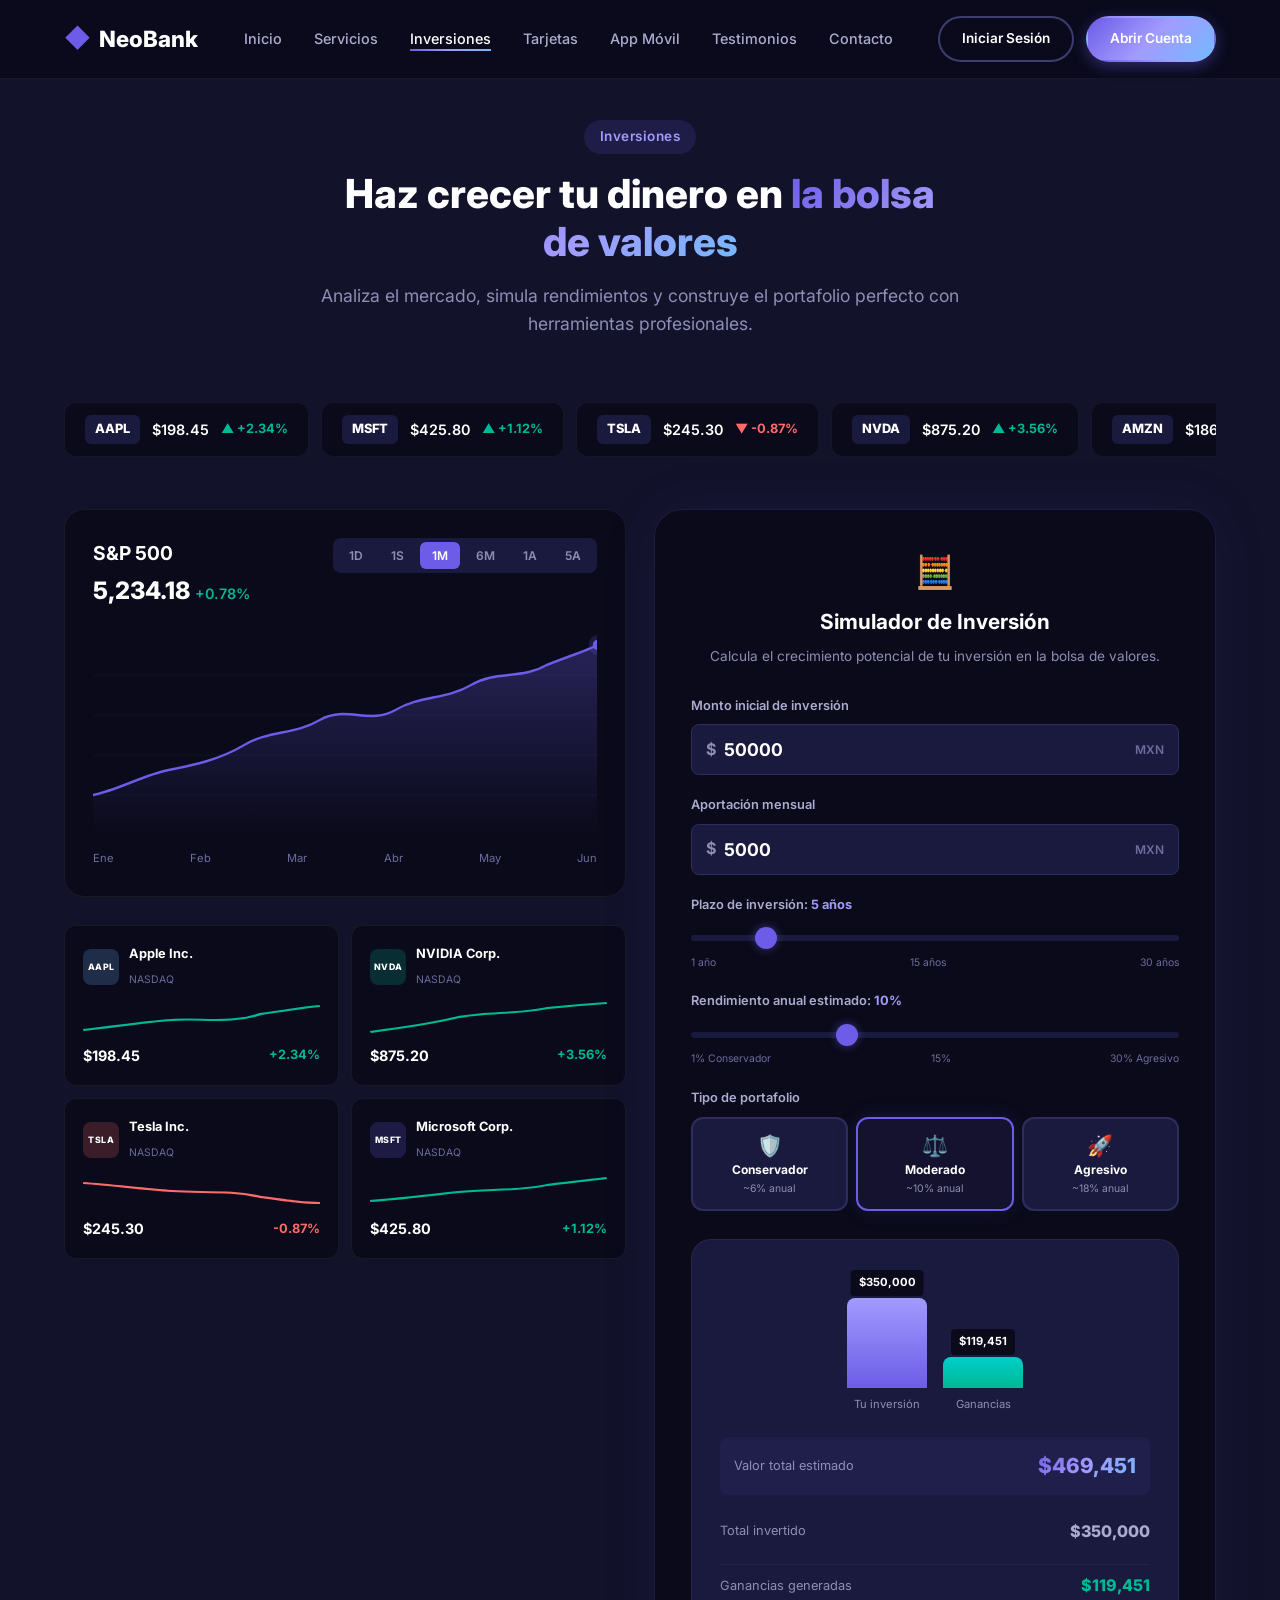
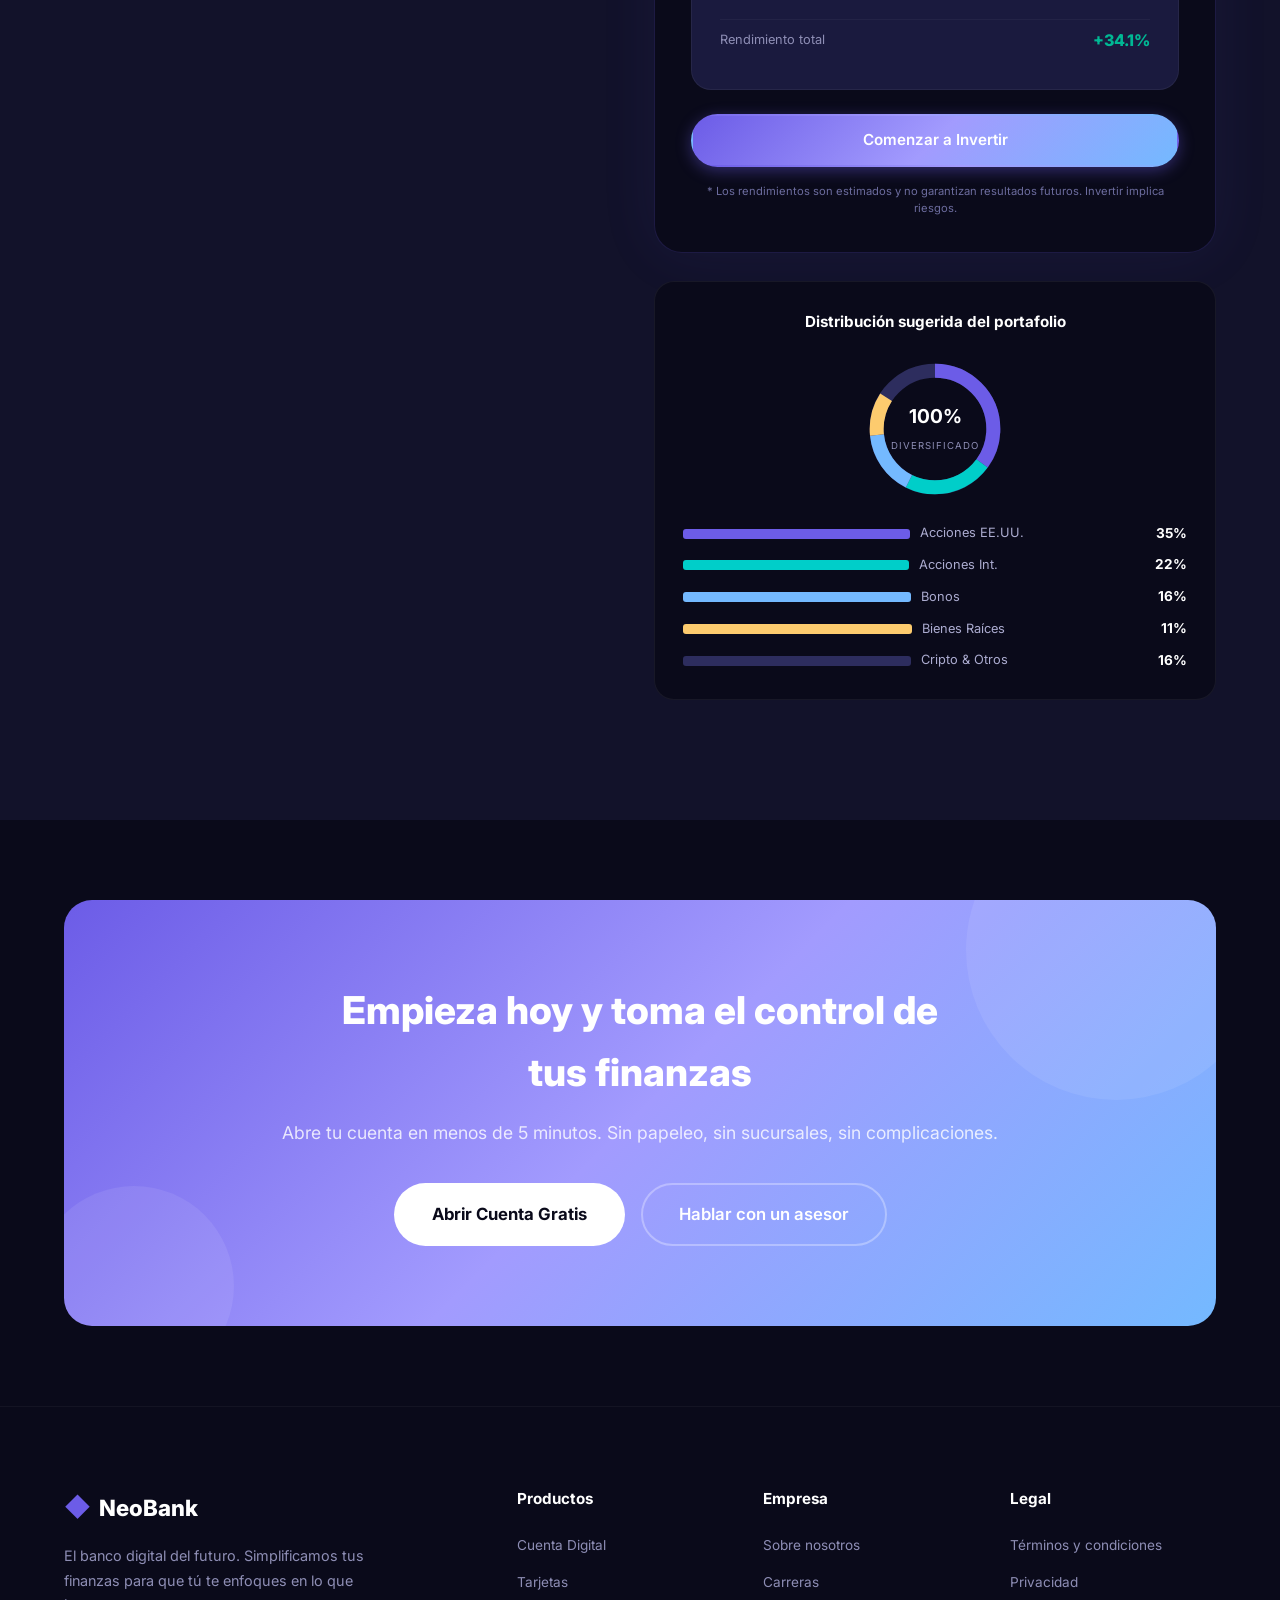
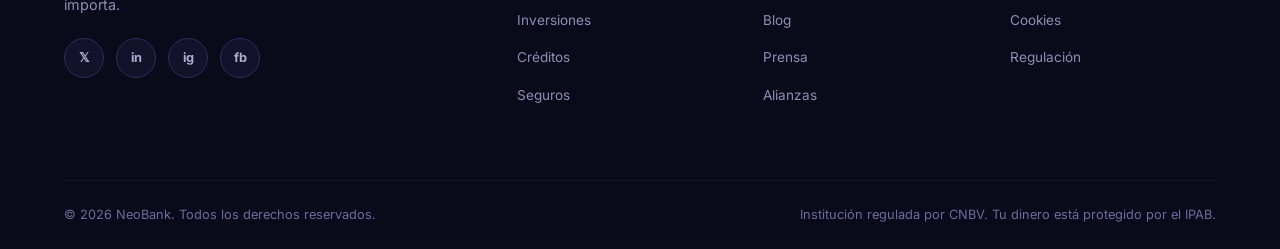
<file: inversiones.html>
<!DOCTYPE html>
<html lang="es">
<head>
    <meta charset="UTF-8">
    <meta name="viewport" content="width=device-width, initial-scale=1.0">
    <title>NeoBank — Inversiones</title>
    <link rel="stylesheet" href="styles.css">
    <link href="https://fonts.googleapis.com/css2?family=Inter:wght@300;400;500;600;700;800&display=swap" rel="stylesheet">
</head>
<body>

    <!-- ========== NAVBAR ========== -->
    <nav class="navbar">
        <div class="container nav-container">
            <a href="index.html" class="logo">
                <span class="logo-icon">◆</span> NeoBank
            </a>
            <ul class="nav-links">
                <li><a href="index.html">Inicio</a></li>
                <li><a href="servicios.html">Servicios</a></li>
                <li><a href="inversiones.html" class="nav-active">Inversiones</a></li>
                <li><a href="tarjetas.html">Tarjetas</a></li>
                <li><a href="app.html">App Móvil</a></li>
                <li><a href="testimonios.html">Testimonios</a></li>
                <li><a href="contacto.html">Contacto</a></li>
            </ul>
            <div class="nav-actions">
                <a href="#" class="btn btn-outline">Iniciar Sesión</a>
                <a href="#" class="btn btn-primary">Abrir Cuenta</a>
            </div>
            <button class="mobile-toggle" aria-label="Menú">
                <span></span>
                <span></span>
                <span></span>
            </button>
        </div>
    </nav>

    <!-- ========== INVERSIONES ========== -->
    <section class="invest-section page-section-top" id="inversiones">
        <div class="container">
            <div class="section-header">
                <span class="section-tag">Inversiones</span>
                <h2>Haz crecer tu dinero en <span class="gradient-text">la bolsa de valores</span></h2>
                <p>Analiza el mercado, simula rendimientos y construye el portafolio perfecto con herramientas profesionales.</p>
            </div>

            <!-- Market Ticker -->
            <div class="market-ticker">
                <div class="ticker-item ticker-up">
                    <span class="ticker-symbol">AAPL</span>
                    <span class="ticker-price">$198.45</span>
                    <span class="ticker-change">▲ +2.34%</span>
                </div>
                <div class="ticker-item ticker-up">
                    <span class="ticker-symbol">MSFT</span>
                    <span class="ticker-price">$425.80</span>
                    <span class="ticker-change">▲ +1.12%</span>
                </div>
                <div class="ticker-item ticker-down">
                    <span class="ticker-symbol">TSLA</span>
                    <span class="ticker-price">$245.30</span>
                    <span class="ticker-change">▼ -0.87%</span>
                </div>
                <div class="ticker-item ticker-up">
                    <span class="ticker-symbol">NVDA</span>
                    <span class="ticker-price">$875.20</span>
                    <span class="ticker-change">▲ +3.56%</span>
                </div>
                <div class="ticker-item ticker-up">
                    <span class="ticker-symbol">AMZN</span>
                    <span class="ticker-price">$186.50</span>
                    <span class="ticker-change">▲ +0.95%</span>
                </div>
                <div class="ticker-item ticker-down">
                    <span class="ticker-symbol">META</span>
                    <span class="ticker-price">$512.10</span>
                    <span class="ticker-change">▼ -0.42%</span>
                </div>
                <div class="ticker-item ticker-up">
                    <span class="ticker-symbol">S&P 500</span>
                    <span class="ticker-price">5,234.18</span>
                    <span class="ticker-change">▲ +0.78%</span>
                </div>
            </div>

            <div class="invest-grid">
                <!-- LEFT: Charts & Market -->
                <div class="invest-charts">
                    <!-- Main Chart -->
                    <div class="chart-card">
                        <div class="chart-header">
                            <div>
                                <h3>S&P 500</h3>
                                <span class="chart-price">5,234.18 <span class="chart-change-up">+0.78%</span></span>
                            </div>
                            <div class="chart-tabs">
                                <button class="chart-tab">1D</button>
                                <button class="chart-tab">1S</button>
                                <button class="chart-tab active">1M</button>
                                <button class="chart-tab">6M</button>
                                <button class="chart-tab">1A</button>
                                <button class="chart-tab">5A</button>
                            </div>
                        </div>
                        <div class="chart-area">
                            <svg class="stock-chart" viewBox="0 0 600 200" preserveAspectRatio="none">
                                <defs>
                                    <linearGradient id="chartGradient" x1="0" y1="0" x2="0" y2="1">
                                        <stop offset="0%" stop-color="#6c5ce7" stop-opacity="0.3"/>
                                        <stop offset="100%" stop-color="#6c5ce7" stop-opacity="0.0"/>
                                    </linearGradient>
                                </defs>
                                <!-- Grid lines -->
                                <line x1="0" y1="40" x2="600" y2="40" stroke="rgba(255,255,255,0.04)" stroke-width="1"/>
                                <line x1="0" y1="80" x2="600" y2="80" stroke="rgba(255,255,255,0.04)" stroke-width="1"/>
                                <line x1="0" y1="120" x2="600" y2="120" stroke="rgba(255,255,255,0.04)" stroke-width="1"/>
                                <line x1="0" y1="160" x2="600" y2="160" stroke="rgba(255,255,255,0.04)" stroke-width="1"/>
                                <!-- Area fill -->
                                <path d="M0,160 C30,155 60,140 90,135 C120,130 150,125 180,110 C210,95 240,100 270,85 C300,70 330,90 360,75 C390,60 420,65 450,50 C480,35 510,45 540,30 C570,20 590,15 600,10 L600,200 L0,200 Z" fill="url(#chartGradient)"/>
                                <!-- Line -->
                                <path d="M0,160 C30,155 60,140 90,135 C120,130 150,125 180,110 C210,95 240,100 270,85 C300,70 330,90 360,75 C390,60 420,65 450,50 C480,35 510,45 540,30 C570,20 590,15 600,10" fill="none" stroke="#6c5ce7" stroke-width="2.5" stroke-linecap="round"/>
                                <!-- Current point -->
                                <circle cx="600" cy="10" r="5" fill="#6c5ce7"/>
                                <circle cx="600" cy="10" r="8" fill="#6c5ce7" opacity="0.3">
                                    <animate attributeName="r" values="8;14;8" dur="2s" repeatCount="indefinite"/>
                                    <animate attributeName="opacity" values="0.3;0;0.3" dur="2s" repeatCount="indefinite"/>
                                </circle>
                            </svg>
                            <div class="chart-labels">
                                <span>Ene</span><span>Feb</span><span>Mar</span><span>Abr</span><span>May</span><span>Jun</span>
                            </div>
                        </div>
                    </div>

                    <!-- Popular Stocks -->
                    <div class="stocks-grid">
                        <div class="stock-card">
                            <div class="stock-info">
                                <div class="stock-icon stock-icon-blue">AAPL</div>
                                <div>
                                    <strong>Apple Inc.</strong>
                                    <span>NASDAQ</span>
                                </div>
                            </div>
                            <div class="stock-chart-mini">
                                <svg viewBox="0 0 80 32" preserveAspectRatio="none">
                                    <path d="M0,28 C10,25 20,20 30,18 C40,16 50,22 60,12 C70,8 75,5 80,4" fill="none" stroke="#00b894" stroke-width="2"/>
                                </svg>
                            </div>
                            <div class="stock-price-info">
                                <strong>$198.45</strong>
                                <span class="stock-up">+2.34%</span>
                            </div>
                        </div>
                        <div class="stock-card">
                            <div class="stock-info">
                                <div class="stock-icon stock-icon-green">NVDA</div>
                                <div>
                                    <strong>NVIDIA Corp.</strong>
                                    <span>NASDAQ</span>
                                </div>
                            </div>
                            <div class="stock-chart-mini">
                                <svg viewBox="0 0 80 32" preserveAspectRatio="none">
                                    <path d="M0,30 C10,26 20,22 30,15 C40,10 50,12 60,6 C70,3 75,2 80,1" fill="none" stroke="#00b894" stroke-width="2"/>
                                </svg>
                            </div>
                            <div class="stock-price-info">
                                <strong>$875.20</strong>
                                <span class="stock-up">+3.56%</span>
                            </div>
                        </div>
                        <div class="stock-card">
                            <div class="stock-info">
                                <div class="stock-icon stock-icon-red">TSLA</div>
                                <div>
                                    <strong>Tesla Inc.</strong>
                                    <span>NASDAQ</span>
                                </div>
                            </div>
                            <div class="stock-chart-mini">
                                <svg viewBox="0 0 80 32" preserveAspectRatio="none">
                                    <path d="M0,8 C10,10 20,14 30,16 C40,18 50,15 60,22 C70,26 75,28 80,28" fill="none" stroke="#ff6b6b" stroke-width="2"/>
                                </svg>
                            </div>
                            <div class="stock-price-info">
                                <strong>$245.30</strong>
                                <span class="stock-down">-0.87%</span>
                            </div>
                        </div>
                        <div class="stock-card">
                            <div class="stock-info">
                                <div class="stock-icon stock-icon-purple">MSFT</div>
                                <div>
                                    <strong>Microsoft Corp.</strong>
                                    <span>NASDAQ</span>
                                </div>
                            </div>
                            <div class="stock-chart-mini">
                                <svg viewBox="0 0 80 32" preserveAspectRatio="none">
                                    <path d="M0,26 C10,24 20,20 30,17 C40,14 50,16 60,10 C70,6 75,5 80,3" fill="none" stroke="#00b894" stroke-width="2"/>
                                </svg>
                            </div>
                            <div class="stock-price-info">
                                <strong>$425.80</strong>
                                <span class="stock-up">+1.12%</span>
                            </div>
                        </div>
                    </div>
                </div>

                <!-- RIGHT: Calculator -->
                <div class="invest-calculator">
                    <div class="calc-card">
                        <div class="calc-header">
                            <span class="calc-icon">🧮</span>
                            <h3>Simulador de Inversión</h3>
                            <p>Calcula el crecimiento potencial de tu inversión en la bolsa de valores.</p>
                        </div>

                        <div class="calc-form">
                            <div class="calc-group">
                                <label>Monto inicial de inversión</label>
                                <div class="calc-input-wrapper">
                                    <span class="calc-prefix">$</span>
                                    <input type="number" id="investAmount" value="50000" min="1000" step="1000">
                                    <span class="calc-suffix">MXN</span>
                                </div>
                            </div>
                            <div class="calc-group">
                                <label>Aportación mensual</label>
                                <div class="calc-input-wrapper">
                                    <span class="calc-prefix">$</span>
                                    <input type="number" id="monthlyContrib" value="5000" min="0" step="500">
                                    <span class="calc-suffix">MXN</span>
                                </div>
                            </div>
                            <div class="calc-group">
                                <label>Plazo de inversión: <strong id="yearsLabel">5 años</strong></label>
                                <input type="range" id="investYears" min="1" max="30" value="5" class="calc-slider">
                                <div class="slider-labels">
                                    <span>1 año</span>
                                    <span>15 años</span>
                                    <span>30 años</span>
                                </div>
                            </div>
                            <div class="calc-group">
                                <label>Rendimiento anual estimado: <strong id="rateLabel">10%</strong></label>
                                <input type="range" id="investRate" min="1" max="30" value="10" class="calc-slider">
                                <div class="slider-labels">
                                    <span>1% Conservador</span>
                                    <span>15%</span>
                                    <span>30% Agresivo</span>
                                </div>
                            </div>
                            <div class="calc-group">
                                <label>Tipo de portafolio</label>
                                <div class="portfolio-options">
                                    <button class="portfolio-btn" data-rate="6" onclick="selectPortfolio(this, 6)">
                                        <span class="port-icon">🛡️</span>
                                        <strong>Conservador</strong>
                                        <small>~6% anual</small>
                                    </button>
                                    <button class="portfolio-btn active" data-rate="10" onclick="selectPortfolio(this, 10)">
                                        <span class="port-icon">⚖️</span>
                                        <strong>Moderado</strong>
                                        <small>~10% anual</small>
                                    </button>
                                    <button class="portfolio-btn" data-rate="18" onclick="selectPortfolio(this, 18)">
                                        <span class="port-icon">🚀</span>
                                        <strong>Agresivo</strong>
                                        <small>~18% anual</small>
                                    </button>
                                </div>
                            </div>
                        </div>

                        <!-- Results -->
                        <div class="calc-results">
                            <div class="result-chart">
                                <div class="result-bar-group">
                                    <div class="result-bar bar-invested" id="barInvested">
                                        <span class="bar-tooltip" id="barInvestedLabel">$350,000</span>
                                    </div>
                                    <div class="result-bar bar-earnings" id="barEarnings">
                                        <span class="bar-tooltip" id="barEarningsLabel">$194,528</span>
                                    </div>
                                </div>
                                <div class="result-bar-labels">
                                    <span>Tu inversión</span>
                                    <span>Ganancias</span>
                                </div>
                            </div>
                            <div class="result-details">
                                <div class="result-item result-main">
                                    <span class="result-label">Valor total estimado</span>
                                    <span class="result-value" id="resultTotal">$544,528</span>
                                </div>
                                <div class="result-item">
                                    <span class="result-label">Total invertido</span>
                                    <span class="result-value result-muted" id="resultInvested">$350,000</span>
                                </div>
                                <div class="result-item">
                                    <span class="result-label">Ganancias generadas</span>
                                    <span class="result-value result-green" id="resultEarnings">$194,528</span>
                                </div>
                                <div class="result-item">
                                    <span class="result-label">Rendimiento total</span>
                                    <span class="result-value result-green" id="resultPercent">+55.6%</span>
                                </div>
                            </div>
                        </div>

                        <a href="#" class="btn btn-primary btn-block">Comenzar a Invertir</a>
                        <p class="calc-disclaimer">* Los rendimientos son estimados y no garantizan resultados futuros. Invertir implica riesgos.</p>
                    </div>

                    <!-- Portfolio Breakdown -->
                    <div class="portfolio-card">
                        <h4>Distribución sugerida del portafolio</h4>
                        <div class="donut-chart">
                            <svg viewBox="0 0 120 120">
                                <circle cx="60" cy="60" r="50" fill="none" stroke="#2d2d5e" stroke-width="12"/>
                                <circle cx="60" cy="60" r="50" fill="none" stroke="#6c5ce7" stroke-width="12" stroke-dasharray="110 204" stroke-dashoffset="0" transform="rotate(-90 60 60)"/>
                                <circle cx="60" cy="60" r="50" fill="none" stroke="#00cec9" stroke-width="12" stroke-dasharray="70 244" stroke-dashoffset="-110" transform="rotate(-90 60 60)"/>
                                <circle cx="60" cy="60" r="50" fill="none" stroke="#74b9ff" stroke-width="12" stroke-dasharray="50 264" stroke-dashoffset="-180" transform="rotate(-90 60 60)"/>
                                <circle cx="60" cy="60" r="50" fill="none" stroke="#fdcb6e" stroke-width="12" stroke-dasharray="34 280" stroke-dashoffset="-230" transform="rotate(-90 60 60)"/>
                            </svg>
                            <div class="donut-center">
                                <strong>100%</strong>
                                <small>Diversificado</small>
                            </div>
                        </div>
                        <div class="portfolio-legend">
                            <div class="legend-item">
                                <span class="legend-dot" style="background:#6c5ce7"></span>
                                <span>Acciones EE.UU.</span>
                                <strong>35%</strong>
                            </div>
                            <div class="legend-item">
                                <span class="legend-dot" style="background:#00cec9"></span>
                                <span>Acciones Int.</span>
                                <strong>22%</strong>
                            </div>
                            <div class="legend-item">
                                <span class="legend-dot" style="background:#74b9ff"></span>
                                <span>Bonos</span>
                                <strong>16%</strong>
                            </div>
                            <div class="legend-item">
                                <span class="legend-dot" style="background:#fdcb6e"></span>
                                <span>Bienes Raíces</span>
                                <strong>11%</strong>
                            </div>
                            <div class="legend-item">
                                <span class="legend-dot" style="background:#2d2d5e"></span>
                                <span>Cripto & Otros</span>
                                <strong>16%</strong>
                            </div>
                        </div>
                    </div>
                </div>
            </div>
        </div>
    </section>

    <!-- ========== CTA SECTION ========== -->
    <section class="cta-section">
        <div class="container">
            <div class="cta-card">
                <div class="cta-bg-shapes">
                    <div class="cta-shape cta-shape-1"></div>
                    <div class="cta-shape cta-shape-2"></div>
                </div>
                <h2>Empieza hoy y toma el control de tus finanzas</h2>
                <p>Abre tu cuenta en menos de 5 minutos. Sin papeleo, sin sucursales, sin complicaciones.</p>
                <div class="cta-actions">
                    <a href="#" class="btn btn-white btn-lg">Abrir Cuenta Gratis</a>
                    <a href="contacto.html" class="btn btn-ghost-white btn-lg">Hablar con un asesor</a>
                </div>
            </div>
        </div>
    </section>

    <!-- ========== FOOTER ========== -->
    <footer class="footer">
        <div class="container">
            <div class="footer-grid">
                <div class="footer-brand">
                    <a href="index.html" class="logo">
                        <span class="logo-icon">◆</span> NeoBank
                    </a>
                    <p>El banco digital del futuro. Simplificamos tus finanzas para que tú te enfoques en lo que importa.</p>
                    <div class="social-links">
                        <a href="#" class="social-link">𝕏</a>
                        <a href="#" class="social-link">in</a>
                        <a href="#" class="social-link">ig</a>
                        <a href="#" class="social-link">fb</a>
                    </div>
                </div>
                <div class="footer-links-group">
                    <h4>Productos</h4>
                    <ul>
                        <li><a href="#">Cuenta Digital</a></li>
                        <li><a href="tarjetas.html">Tarjetas</a></li>
                        <li><a href="inversiones.html">Inversiones</a></li>
                        <li><a href="#">Créditos</a></li>
                        <li><a href="#">Seguros</a></li>
                    </ul>
                </div>
                <div class="footer-links-group">
                    <h4>Empresa</h4>
                    <ul>
                        <li><a href="#">Sobre nosotros</a></li>
                        <li><a href="#">Carreras</a></li>
                        <li><a href="#">Blog</a></li>
                        <li><a href="#">Prensa</a></li>
                        <li><a href="#">Alianzas</a></li>
                    </ul>
                </div>
                <div class="footer-links-group">
                    <h4>Legal</h4>
                    <ul>
                        <li><a href="#">Términos y condiciones</a></li>
                        <li><a href="#">Privacidad</a></li>
                        <li><a href="#">Cookies</a></li>
                        <li><a href="#">Regulación</a></li>
                    </ul>
                </div>
            </div>
            <div class="footer-bottom">
                <p>&copy; 2026 NeoBank. Todos los derechos reservados.</p>
                <p>Institución regulada por CNBV. Tu dinero está protegido por el IPAB.</p>
            </div>
        </div>
    </footer>

    <!-- ========== INVESTMENT CALCULATOR JS ========== -->
    <script>
        const amountInput = document.getElementById('investAmount');
        const monthlyInput = document.getElementById('monthlyContrib');
        const yearsSlider = document.getElementById('investYears');
        const rateSlider = document.getElementById('investRate');
        const yearsLabel = document.getElementById('yearsLabel');
        const rateLabel = document.getElementById('rateLabel');

        function formatCurrency(num) {
            return '$' + Math.round(num).toLocaleString('es-MX');
        }

        function calculateInvestment() {
            const initial = parseFloat(amountInput.value) || 0;
            const monthly = parseFloat(monthlyInput.value) || 0;
            const years = parseInt(yearsSlider.value);
            const annualRate = parseFloat(rateSlider.value) / 100;
            const monthlyRate = annualRate / 12;
            const months = years * 12;

            let futureValue = initial * Math.pow(1 + monthlyRate, months);
            if (monthlyRate > 0) {
                futureValue += monthly * ((Math.pow(1 + monthlyRate, months) - 1) / monthlyRate);
            } else {
                futureValue += monthly * months;
            }

            const totalInvested = initial + (monthly * months);
            const earnings = futureValue - totalInvested;
            const totalPercent = totalInvested > 0 ? ((earnings / totalInvested) * 100) : 0;

            yearsLabel.textContent = years + (years === 1 ? ' año' : ' años');
            rateLabel.textContent = rateSlider.value + '%';

            document.getElementById('resultTotal').textContent = formatCurrency(futureValue);
            document.getElementById('resultInvested').textContent = formatCurrency(totalInvested);
            document.getElementById('resultEarnings').textContent = formatCurrency(earnings);
            document.getElementById('resultPercent').textContent = '+' + totalPercent.toFixed(1) + '%';

            const maxVal = futureValue;
            const investedPct = (totalInvested / maxVal) * 100;
            const earningsPct = (earnings / maxVal) * 100;
            document.getElementById('barInvested').style.height = Math.max(investedPct, 5) + '%';
            document.getElementById('barEarnings').style.height = Math.max(earningsPct, 5) + '%';
            document.getElementById('barInvestedLabel').textContent = formatCurrency(totalInvested);
            document.getElementById('barEarningsLabel').textContent = formatCurrency(earnings);
        }

        function selectPortfolio(btn, rate) {
            document.querySelectorAll('.portfolio-btn').forEach(b => b.classList.remove('active'));
            btn.classList.add('active');
            rateSlider.value = rate;
            calculateInvestment();
        }

        amountInput.addEventListener('input', calculateInvestment);
        monthlyInput.addEventListener('input', calculateInvestment);
        yearsSlider.addEventListener('input', calculateInvestment);
        rateSlider.addEventListener('input', calculateInvestment);

        calculateInvestment();
    </script>

</body>
</html>
</file>
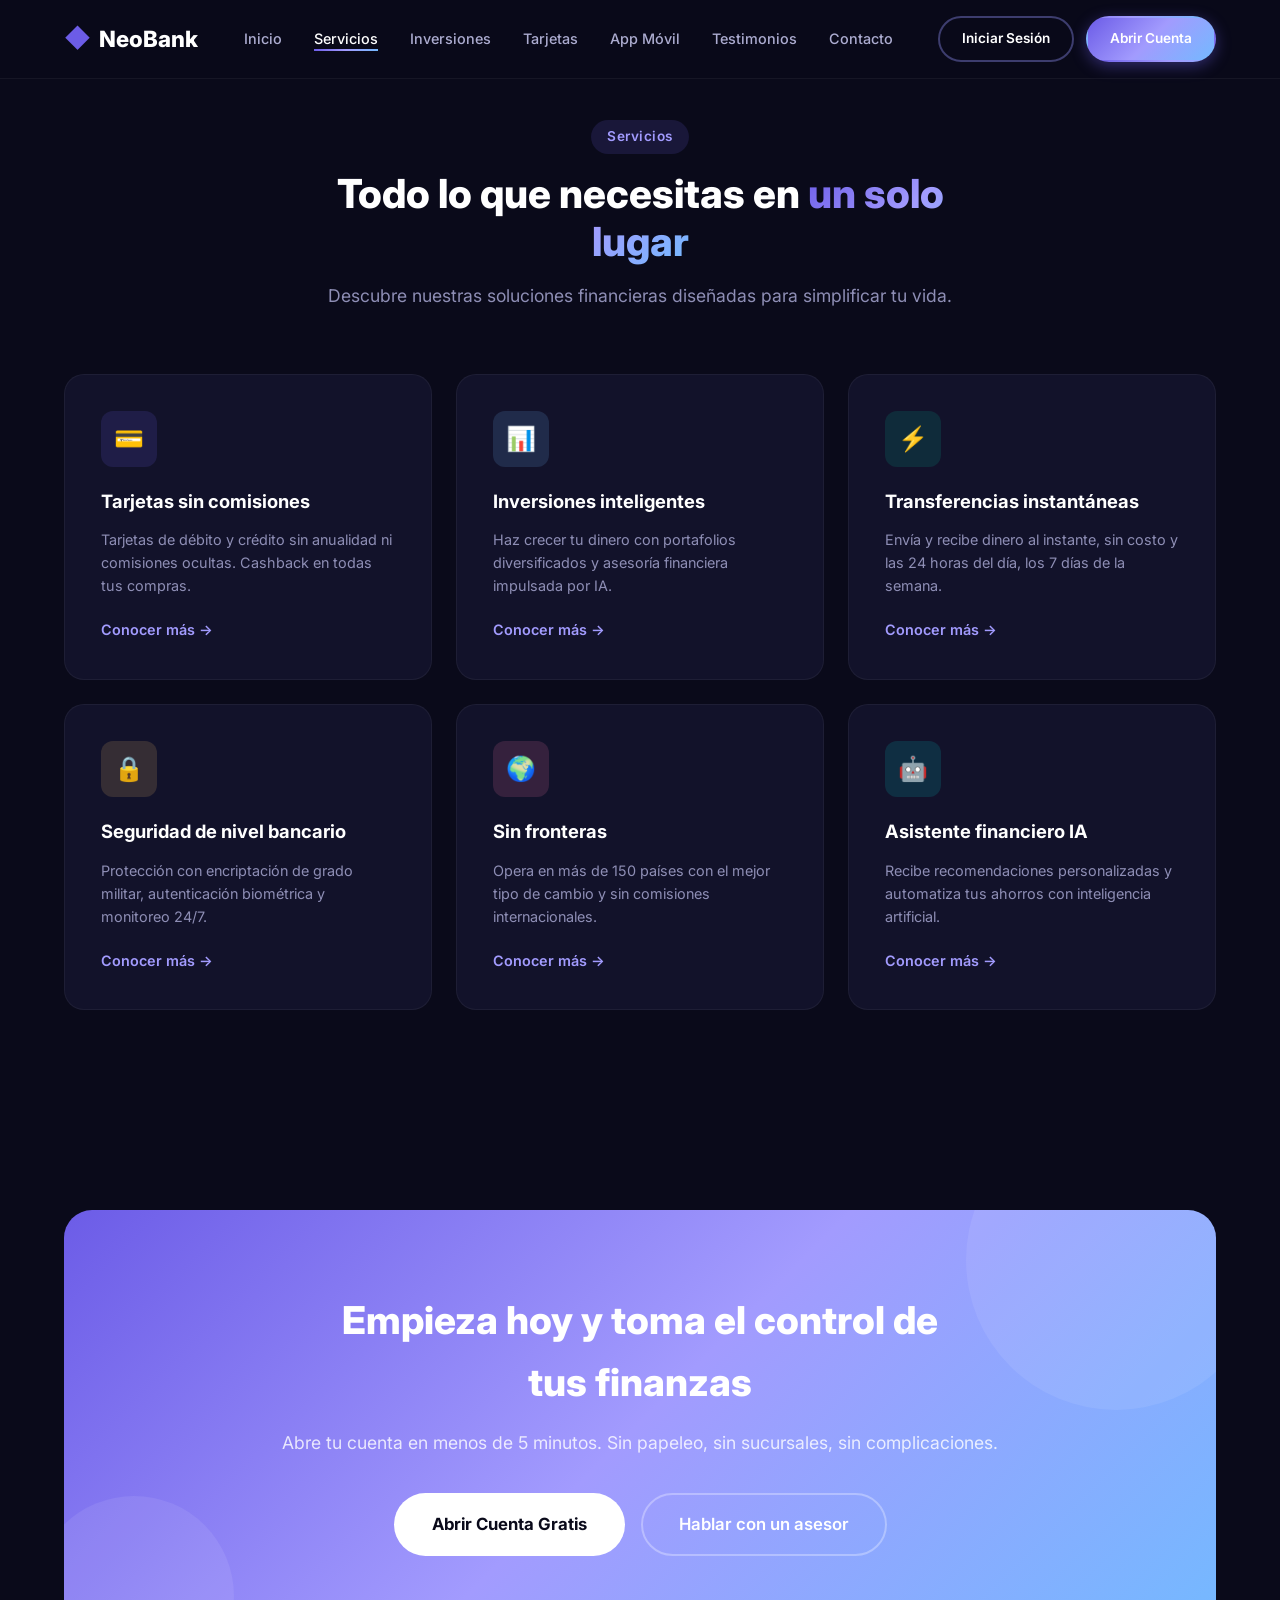
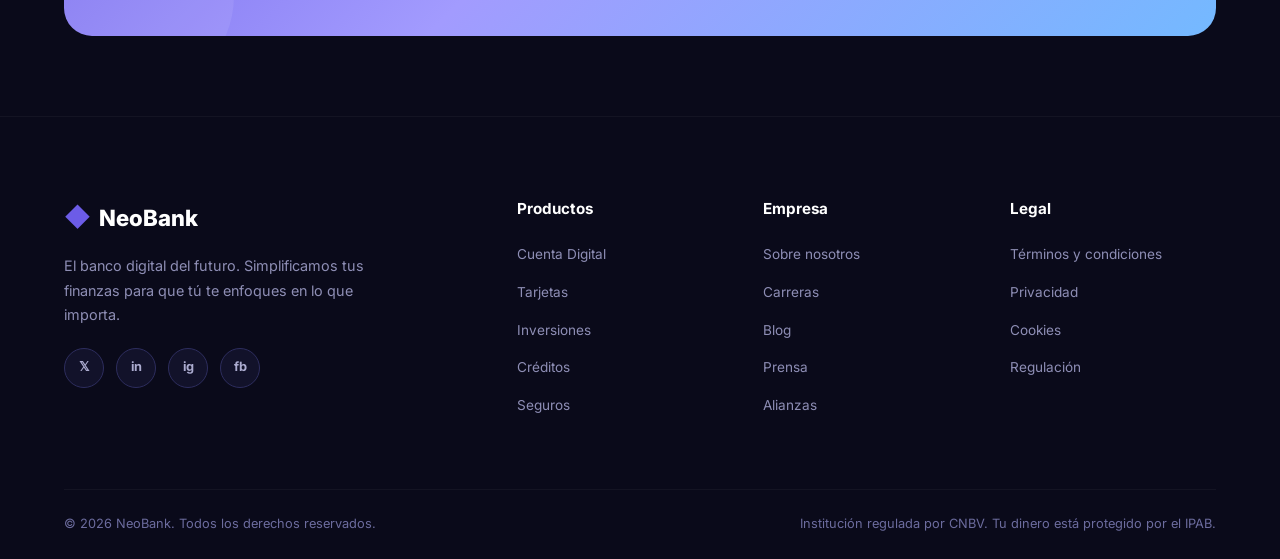
<file: servicios.html>
<!DOCTYPE html>
<html lang="es">
<head>
    <meta charset="UTF-8">
    <meta name="viewport" content="width=device-width, initial-scale=1.0">
    <title>NeoBank — Servicios</title>
    <link rel="stylesheet" href="styles.css">
    <link href="https://fonts.googleapis.com/css2?family=Inter:wght@300;400;500;600;700;800&display=swap" rel="stylesheet">
</head>
<body>

    <!-- ========== NAVBAR ========== -->
    <nav class="navbar">
        <div class="container nav-container">
            <a href="index.html" class="logo">
                <span class="logo-icon">◆</span> NeoBank
            </a>
            <ul class="nav-links">
                <li><a href="index.html">Inicio</a></li>
                <li><a href="servicios.html" class="nav-active">Servicios</a></li>
                <li><a href="inversiones.html">Inversiones</a></li>
                <li><a href="tarjetas.html">Tarjetas</a></li>
                <li><a href="app.html">App Móvil</a></li>
                <li><a href="testimonios.html">Testimonios</a></li>
                <li><a href="contacto.html">Contacto</a></li>
            </ul>
            <div class="nav-actions">
                <a href="#" class="btn btn-outline">Iniciar Sesión</a>
                <a href="#" class="btn btn-primary">Abrir Cuenta</a>
            </div>
            <button class="mobile-toggle" aria-label="Menú">
                <span></span>
                <span></span>
                <span></span>
            </button>
        </div>
    </nav>

    <!-- ========== SERVICIOS ========== -->
    <section class="services page-section-top" id="servicios">
        <div class="container">
            <div class="section-header">
                <span class="section-tag">Servicios</span>
                <h2>Todo lo que necesitas en <span class="gradient-text">un solo lugar</span></h2>
                <p>Descubre nuestras soluciones financieras diseñadas para simplificar tu vida.</p>
            </div>
            <div class="services-grid">
                <div class="service-card">
                    <div class="service-icon icon-purple">
                        <span>💳</span>
                    </div>
                    <h3>Tarjetas sin comisiones</h3>
                    <p>Tarjetas de débito y crédito sin anualidad ni comisiones ocultas. Cashback en todas tus compras.</p>
                    <a href="tarjetas.html" class="service-link">Conocer más →</a>
                </div>
                <div class="service-card">
                    <div class="service-icon icon-blue">
                        <span>📊</span>
                    </div>
                    <h3>Inversiones inteligentes</h3>
                    <p>Haz crecer tu dinero con portafolios diversificados y asesoría financiera impulsada por IA.</p>
                    <a href="inversiones.html" class="service-link">Conocer más →</a>
                </div>
                <div class="service-card">
                    <div class="service-icon icon-green">
                        <span>⚡</span>
                    </div>
                    <h3>Transferencias instantáneas</h3>
                    <p>Envía y recibe dinero al instante, sin costo y las 24 horas del día, los 7 días de la semana.</p>
                    <a href="#" class="service-link">Conocer más →</a>
                </div>
                <div class="service-card">
                    <div class="service-icon icon-orange">
                        <span>🔒</span>
                    </div>
                    <h3>Seguridad de nivel bancario</h3>
                    <p>Protección con encriptación de grado militar, autenticación biométrica y monitoreo 24/7.</p>
                    <a href="#" class="service-link">Conocer más →</a>
                </div>
                <div class="service-card">
                    <div class="service-icon icon-pink">
                        <span>🌍</span>
                    </div>
                    <h3>Sin fronteras</h3>
                    <p>Opera en más de 150 países con el mejor tipo de cambio y sin comisiones internacionales.</p>
                    <a href="#" class="service-link">Conocer más →</a>
                </div>
                <div class="service-card">
                    <div class="service-icon icon-teal">
                        <span>🤖</span>
                    </div>
                    <h3>Asistente financiero IA</h3>
                    <p>Recibe recomendaciones personalizadas y automatiza tus ahorros con inteligencia artificial.</p>
                    <a href="#" class="service-link">Conocer más →</a>
                </div>
            </div>
        </div>
    </section>

    <!-- ========== CTA SECTION ========== -->
    <section class="cta-section">
        <div class="container">
            <div class="cta-card">
                <div class="cta-bg-shapes">
                    <div class="cta-shape cta-shape-1"></div>
                    <div class="cta-shape cta-shape-2"></div>
                </div>
                <h2>Empieza hoy y toma el control de tus finanzas</h2>
                <p>Abre tu cuenta en menos de 5 minutos. Sin papeleo, sin sucursales, sin complicaciones.</p>
                <div class="cta-actions">
                    <a href="#" class="btn btn-white btn-lg">Abrir Cuenta Gratis</a>
                    <a href="contacto.html" class="btn btn-ghost-white btn-lg">Hablar con un asesor</a>
                </div>
            </div>
        </div>
    </section>

    <!-- ========== FOOTER ========== -->
    <footer class="footer">
        <div class="container">
            <div class="footer-grid">
                <div class="footer-brand">
                    <a href="index.html" class="logo">
                        <span class="logo-icon">◆</span> NeoBank
                    </a>
                    <p>El banco digital del futuro. Simplificamos tus finanzas para que tú te enfoques en lo que importa.</p>
                    <div class="social-links">
                        <a href="#" class="social-link">𝕏</a>
                        <a href="#" class="social-link">in</a>
                        <a href="#" class="social-link">ig</a>
                        <a href="#" class="social-link">fb</a>
                    </div>
                </div>
                <div class="footer-links-group">
                    <h4>Productos</h4>
                    <ul>
                        <li><a href="#">Cuenta Digital</a></li>
                        <li><a href="tarjetas.html">Tarjetas</a></li>
                        <li><a href="inversiones.html">Inversiones</a></li>
                        <li><a href="#">Créditos</a></li>
                        <li><a href="#">Seguros</a></li>
                    </ul>
                </div>
                <div class="footer-links-group">
                    <h4>Empresa</h4>
                    <ul>
                        <li><a href="#">Sobre nosotros</a></li>
                        <li><a href="#">Carreras</a></li>
                        <li><a href="#">Blog</a></li>
                        <li><a href="#">Prensa</a></li>
                        <li><a href="#">Alianzas</a></li>
                    </ul>
                </div>
                <div class="footer-links-group">
                    <h4>Legal</h4>
                    <ul>
                        <li><a href="#">Términos y condiciones</a></li>
                        <li><a href="#">Privacidad</a></li>
                        <li><a href="#">Cookies</a></li>
                        <li><a href="#">Regulación</a></li>
                    </ul>
                </div>
            </div>
            <div class="footer-bottom">
                <p>&copy; 2026 NeoBank. Todos los derechos reservados.</p>
                <p>Institución regulada por CNBV. Tu dinero está protegido por el IPAB.</p>
            </div>
        </div>
    </footer>

</body>
</html>
</file>
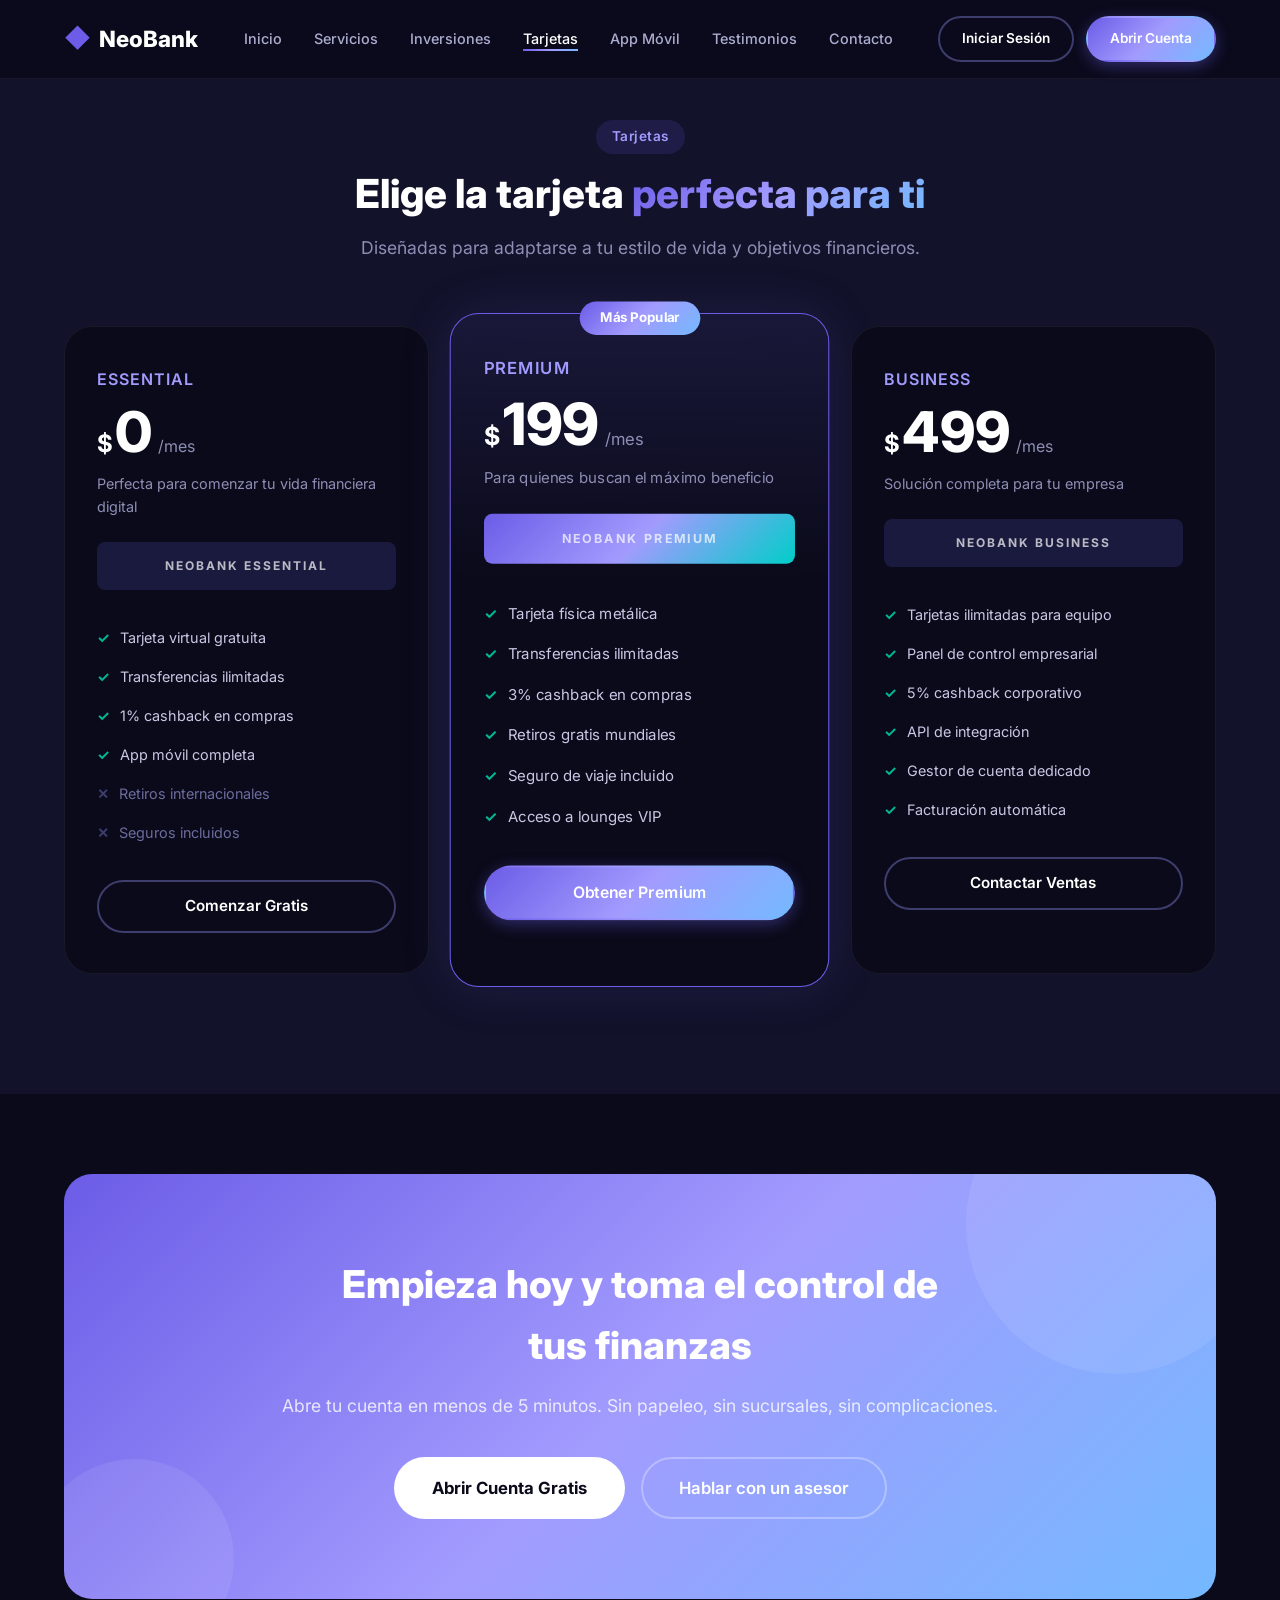
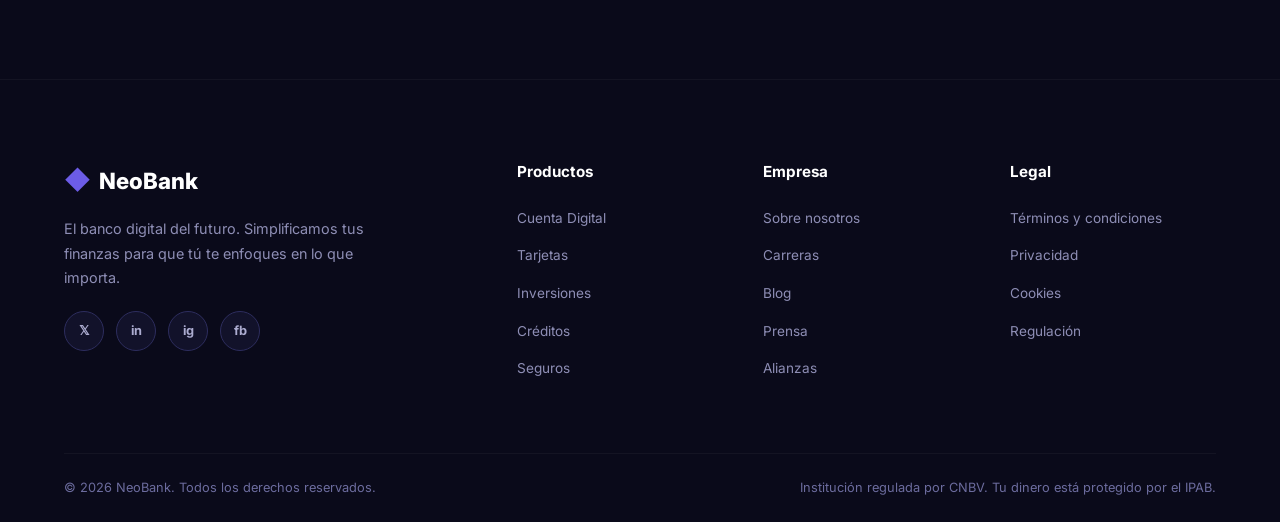
<file: tarjetas.html>
<!DOCTYPE html>
<html lang="es">
<head>
    <meta charset="UTF-8">
    <meta name="viewport" content="width=device-width, initial-scale=1.0">
    <title>NeoBank — Tarjetas</title>
    <link rel="stylesheet" href="styles.css">
    <link href="https://fonts.googleapis.com/css2?family=Inter:wght@300;400;500;600;700;800&display=swap" rel="stylesheet">
</head>
<body>

    <!-- ========== NAVBAR ========== -->
    <nav class="navbar">
        <div class="container nav-container">
            <a href="index.html" class="logo">
                <span class="logo-icon">◆</span> NeoBank
            </a>
            <ul class="nav-links">
                <li><a href="index.html">Inicio</a></li>
                <li><a href="servicios.html">Servicios</a></li>
                <li><a href="inversiones.html">Inversiones</a></li>
                <li><a href="tarjetas.html" class="nav-active">Tarjetas</a></li>
                <li><a href="app.html">App Móvil</a></li>
                <li><a href="testimonios.html">Testimonios</a></li>
                <li><a href="contacto.html">Contacto</a></li>
            </ul>
            <div class="nav-actions">
                <a href="#" class="btn btn-outline">Iniciar Sesión</a>
                <a href="#" class="btn btn-primary">Abrir Cuenta</a>
            </div>
            <button class="mobile-toggle" aria-label="Menú">
                <span></span>
                <span></span>
                <span></span>
            </button>
        </div>
    </nav>

    <!-- ========== TARJETAS ========== -->
    <section class="cards-section page-section-top" id="tarjetas">
        <div class="container">
            <div class="section-header">
                <span class="section-tag">Tarjetas</span>
                <h2>Elige la tarjeta <span class="gradient-text">perfecta para ti</span></h2>
                <p>Diseñadas para adaptarse a tu estilo de vida y objetivos financieros.</p>
            </div>
            <div class="cards-grid">
                <!-- Card 1 -->
                <div class="plan-card">
                    <div class="plan-header">
                        <span class="plan-name">Essential</span>
                        <div class="plan-price">
                            <span class="currency">$</span>
                            <span class="amount">0</span>
                            <span class="period">/mes</span>
                        </div>
                        <p class="plan-desc">Perfecta para comenzar tu vida financiera digital</p>
                    </div>
                    <div class="mini-card mini-card-dark">
                        <span>NeoBank Essential</span>
                    </div>
                    <ul class="plan-features">
                        <li><span class="check">✓</span> Tarjeta virtual gratuita</li>
                        <li><span class="check">✓</span> Transferencias ilimitadas</li>
                        <li><span class="check">✓</span> 1% cashback en compras</li>
                        <li><span class="check">✓</span> App móvil completa</li>
                        <li class="disabled"><span class="cross">✕</span> Retiros internacionales</li>
                        <li class="disabled"><span class="cross">✕</span> Seguros incluidos</li>
                    </ul>
                    <a href="#" class="btn btn-outline btn-block">Comenzar Gratis</a>
                </div>
                <!-- Card 2 -->
                <div class="plan-card plan-featured">
                    <div class="featured-badge">Más Popular</div>
                    <div class="plan-header">
                        <span class="plan-name">Premium</span>
                        <div class="plan-price">
                            <span class="currency">$</span>
                            <span class="amount">199</span>
                            <span class="period">/mes</span>
                        </div>
                        <p class="plan-desc">Para quienes buscan el máximo beneficio</p>
                    </div>
                    <div class="mini-card mini-card-gradient">
                        <span>NeoBank Premium</span>
                    </div>
                    <ul class="plan-features">
                        <li><span class="check">✓</span> Tarjeta física metálica</li>
                        <li><span class="check">✓</span> Transferencias ilimitadas</li>
                        <li><span class="check">✓</span> 3% cashback en compras</li>
                        <li><span class="check">✓</span> Retiros gratis mundiales</li>
                        <li><span class="check">✓</span> Seguro de viaje incluido</li>
                        <li><span class="check">✓</span> Acceso a lounges VIP</li>
                    </ul>
                    <a href="#" class="btn btn-primary btn-block">Obtener Premium</a>
                </div>
                <!-- Card 3 -->
                <div class="plan-card">
                    <div class="plan-header">
                        <span class="plan-name">Business</span>
                        <div class="plan-price">
                            <span class="currency">$</span>
                            <span class="amount">499</span>
                            <span class="period">/mes</span>
                        </div>
                        <p class="plan-desc">Solución completa para tu empresa</p>
                    </div>
                    <div class="mini-card mini-card-dark">
                        <span>NeoBank Business</span>
                    </div>
                    <ul class="plan-features">
                        <li><span class="check">✓</span> Tarjetas ilimitadas para equipo</li>
                        <li><span class="check">✓</span> Panel de control empresarial</li>
                        <li><span class="check">✓</span> 5% cashback corporativo</li>
                        <li><span class="check">✓</span> API de integración</li>
                        <li><span class="check">✓</span> Gestor de cuenta dedicado</li>
                        <li><span class="check">✓</span> Facturación automática</li>
                    </ul>
                    <a href="#" class="btn btn-outline btn-block">Contactar Ventas</a>
                </div>
            </div>
        </div>
    </section>

    <!-- ========== CTA SECTION ========== -->
    <section class="cta-section">
        <div class="container">
            <div class="cta-card">
                <div class="cta-bg-shapes">
                    <div class="cta-shape cta-shape-1"></div>
                    <div class="cta-shape cta-shape-2"></div>
                </div>
                <h2>Empieza hoy y toma el control de tus finanzas</h2>
                <p>Abre tu cuenta en menos de 5 minutos. Sin papeleo, sin sucursales, sin complicaciones.</p>
                <div class="cta-actions">
                    <a href="#" class="btn btn-white btn-lg">Abrir Cuenta Gratis</a>
                    <a href="contacto.html" class="btn btn-ghost-white btn-lg">Hablar con un asesor</a>
                </div>
            </div>
        </div>
    </section>

    <!-- ========== FOOTER ========== -->
    <footer class="footer">
        <div class="container">
            <div class="footer-grid">
                <div class="footer-brand">
                    <a href="index.html" class="logo">
                        <span class="logo-icon">◆</span> NeoBank
                    </a>
                    <p>El banco digital del futuro. Simplificamos tus finanzas para que tú te enfoques en lo que importa.</p>
                    <div class="social-links">
                        <a href="#" class="social-link">𝕏</a>
                        <a href="#" class="social-link">in</a>
                        <a href="#" class="social-link">ig</a>
                        <a href="#" class="social-link">fb</a>
                    </div>
                </div>
                <div class="footer-links-group">
                    <h4>Productos</h4>
                    <ul>
                        <li><a href="#">Cuenta Digital</a></li>
                        <li><a href="tarjetas.html">Tarjetas</a></li>
                        <li><a href="inversiones.html">Inversiones</a></li>
                        <li><a href="#">Créditos</a></li>
                        <li><a href="#">Seguros</a></li>
                    </ul>
                </div>
                <div class="footer-links-group">
                    <h4>Empresa</h4>
                    <ul>
                        <li><a href="#">Sobre nosotros</a></li>
                        <li><a href="#">Carreras</a></li>
                        <li><a href="#">Blog</a></li>
                        <li><a href="#">Prensa</a></li>
                        <li><a href="#">Alianzas</a></li>
                    </ul>
                </div>
                <div class="footer-links-group">
                    <h4>Legal</h4>
                    <ul>
                        <li><a href="#">Términos y condiciones</a></li>
                        <li><a href="#">Privacidad</a></li>
                        <li><a href="#">Cookies</a></li>
                        <li><a href="#">Regulación</a></li>
                    </ul>
                </div>
            </div>
            <div class="footer-bottom">
                <p>&copy; 2026 NeoBank. Todos los derechos reservados.</p>
                <p>Institución regulada por CNBV. Tu dinero está protegido por el IPAB.</p>
            </div>
        </div>
    </footer>

</body>
</html>
</file>
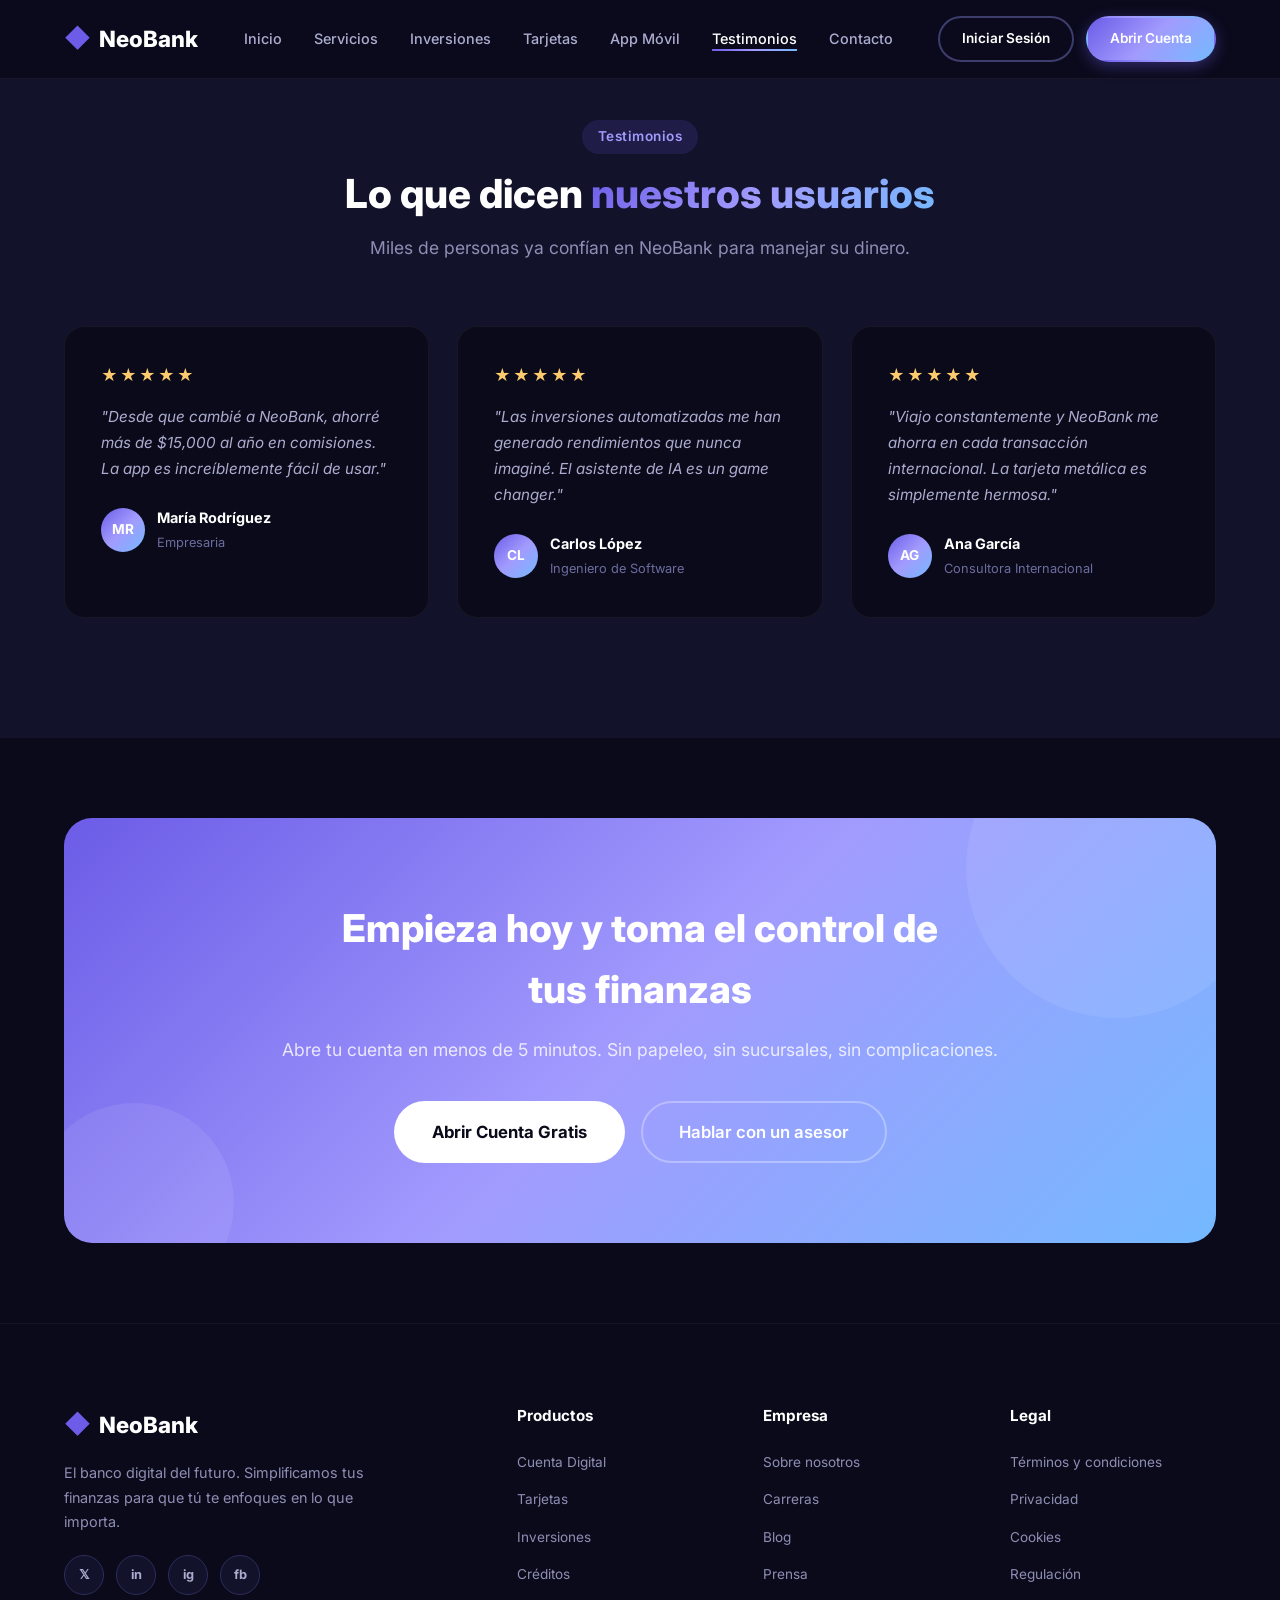
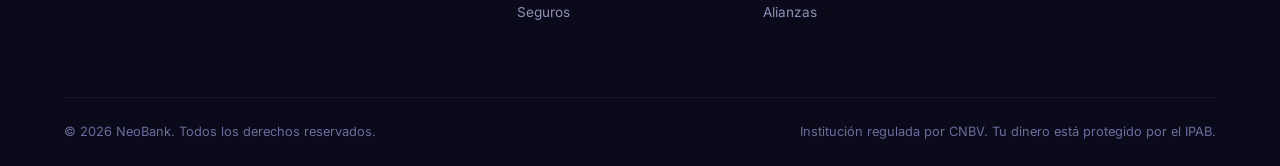
<file: testimonios.html>
<!DOCTYPE html>
<html lang="es">
<head>
    <meta charset="UTF-8">
    <meta name="viewport" content="width=device-width, initial-scale=1.0">
    <title>NeoBank — Testimonios</title>
    <link rel="stylesheet" href="styles.css">
    <link href="https://fonts.googleapis.com/css2?family=Inter:wght@300;400;500;600;700;800&display=swap" rel="stylesheet">
</head>
<body>

    <!-- ========== NAVBAR ========== -->
    <nav class="navbar">
        <div class="container nav-container">
            <a href="index.html" class="logo">
                <span class="logo-icon">◆</span> NeoBank
            </a>
            <ul class="nav-links">
                <li><a href="index.html">Inicio</a></li>
                <li><a href="servicios.html">Servicios</a></li>
                <li><a href="inversiones.html">Inversiones</a></li>
                <li><a href="tarjetas.html">Tarjetas</a></li>
                <li><a href="app.html">App Móvil</a></li>
                <li><a href="testimonios.html" class="nav-active">Testimonios</a></li>
                <li><a href="contacto.html">Contacto</a></li>
            </ul>
            <div class="nav-actions">
                <a href="#" class="btn btn-outline">Iniciar Sesión</a>
                <a href="#" class="btn btn-primary">Abrir Cuenta</a>
            </div>
            <button class="mobile-toggle" aria-label="Menú">
                <span></span>
                <span></span>
                <span></span>
            </button>
        </div>
    </nav>

    <!-- ========== TESTIMONIOS ========== -->
    <section class="testimonials page-section-top" id="testimonios">
        <div class="container">
            <div class="section-header">
                <span class="section-tag">Testimonios</span>
                <h2>Lo que dicen <span class="gradient-text">nuestros usuarios</span></h2>
                <p>Miles de personas ya confían en NeoBank para manejar su dinero.</p>
            </div>
            <div class="testimonials-grid">
                <div class="testimonial-card">
                    <div class="stars">★★★★★</div>
                    <p>"Desde que cambié a NeoBank, ahorré más de $15,000 al año en comisiones. La app es increíblemente fácil de usar."</p>
                    <div class="testimonial-author">
                        <div class="author-avatar">MR</div>
                        <div>
                            <strong>María Rodríguez</strong>
                            <span>Empresaria</span>
                        </div>
                    </div>
                </div>
                <div class="testimonial-card">
                    <div class="stars">★★★★★</div>
                    <p>"Las inversiones automatizadas me han generado rendimientos que nunca imaginé. El asistente de IA es un game changer."</p>
                    <div class="testimonial-author">
                        <div class="author-avatar">CL</div>
                        <div>
                            <strong>Carlos López</strong>
                            <span>Ingeniero de Software</span>
                        </div>
                    </div>
                </div>
                <div class="testimonial-card">
                    <div class="stars">★★★★★</div>
                    <p>"Viajo constantemente y NeoBank me ahorra en cada transacción internacional. La tarjeta metálica es simplemente hermosa."</p>
                    <div class="testimonial-author">
                        <div class="author-avatar">AG</div>
                        <div>
                            <strong>Ana García</strong>
                            <span>Consultora Internacional</span>
                        </div>
                    </div>
                </div>
            </div>
        </div>
    </section>

    <!-- ========== CTA SECTION ========== -->
    <section class="cta-section">
        <div class="container">
            <div class="cta-card">
                <div class="cta-bg-shapes">
                    <div class="cta-shape cta-shape-1"></div>
                    <div class="cta-shape cta-shape-2"></div>
                </div>
                <h2>Empieza hoy y toma el control de tus finanzas</h2>
                <p>Abre tu cuenta en menos de 5 minutos. Sin papeleo, sin sucursales, sin complicaciones.</p>
                <div class="cta-actions">
                    <a href="#" class="btn btn-white btn-lg">Abrir Cuenta Gratis</a>
                    <a href="contacto.html" class="btn btn-ghost-white btn-lg">Hablar con un asesor</a>
                </div>
            </div>
        </div>
    </section>

    <!-- ========== FOOTER ========== -->
    <footer class="footer">
        <div class="container">
            <div class="footer-grid">
                <div class="footer-brand">
                    <a href="index.html" class="logo">
                        <span class="logo-icon">◆</span> NeoBank
                    </a>
                    <p>El banco digital del futuro. Simplificamos tus finanzas para que tú te enfoques en lo que importa.</p>
                    <div class="social-links">
                        <a href="#" class="social-link">𝕏</a>
                        <a href="#" class="social-link">in</a>
                        <a href="#" class="social-link">ig</a>
                        <a href="#" class="social-link">fb</a>
                    </div>
                </div>
                <div class="footer-links-group">
                    <h4>Productos</h4>
                    <ul>
                        <li><a href="#">Cuenta Digital</a></li>
                        <li><a href="tarjetas.html">Tarjetas</a></li>
                        <li><a href="inversiones.html">Inversiones</a></li>
                        <li><a href="#">Créditos</a></li>
                        <li><a href="#">Seguros</a></li>
                    </ul>
                </div>
                <div class="footer-links-group">
                    <h4>Empresa</h4>
                    <ul>
                        <li><a href="#">Sobre nosotros</a></li>
                        <li><a href="#">Carreras</a></li>
                        <li><a href="#">Blog</a></li>
                        <li><a href="#">Prensa</a></li>
                        <li><a href="#">Alianzas</a></li>
                    </ul>
                </div>
                <div class="footer-links-group">
                    <h4>Legal</h4>
                    <ul>
                        <li><a href="#">Términos y condiciones</a></li>
                        <li><a href="#">Privacidad</a></li>
                        <li><a href="#">Cookies</a></li>
                        <li><a href="#">Regulación</a></li>
                    </ul>
                </div>
            </div>
            <div class="footer-bottom">
                <p>&copy; 2026 NeoBank. Todos los derechos reservados.</p>
                <p>Institución regulada por CNBV. Tu dinero está protegido por el IPAB.</p>
            </div>
        </div>
    </footer>

</body>
</html>
</file>
<file: styles.css>
/* ==========================================
   NEOBANK — MODERN BANK THEME
   ========================================== */

/* ---------- CSS Variables ---------- */
:root {
    --primary: #6c5ce7;
    --primary-dark: #5a4bd1;
    --primary-light: #a29bfe;
    --accent: #00cec9;
    --accent-dark: #00b5b0;
    --dark: #0a0a1a;
    --dark-2: #12122a;
    --dark-3: #1a1a3e;
    --gray-900: #1e1e3f;
    --gray-800: #2d2d5e;
    --gray-700: #3d3d6e;
    --gray-600: #6c6c9e;
    --gray-500: #8e8eb5;
    --gray-400: #acacd0;
    --gray-300: #c8c8e5;
    --gray-200: #e2e2f0;
    --gray-100: #f0f0f8;
    --white: #ffffff;
    --green: #00b894;
    --red: #ff6b6b;
    --orange: #fdcb6e;
    --pink: #fd79a8;
    --blue: #74b9ff;
    --gradient-primary: linear-gradient(135deg, #6c5ce7, #a29bfe, #74b9ff);
    --gradient-card: linear-gradient(135deg, #6c5ce7 0%, #a29bfe 50%, #00cec9 100%);
    --gradient-dark: linear-gradient(135deg, #0a0a1a, #1a1a3e);
    --shadow-sm: 0 2px 8px rgba(0, 0, 0, 0.08);
    --shadow-md: 0 4px 20px rgba(0, 0, 0, 0.12);
    --shadow-lg: 0 8px 40px rgba(0, 0, 0, 0.16);
    --shadow-glow: 0 0 40px rgba(108, 92, 231, 0.3);
    --radius-sm: 8px;
    --radius-md: 12px;
    --radius-lg: 20px;
    --radius-xl: 28px;
    --radius-full: 9999px;
    --transition: all 0.3s cubic-bezier(0.4, 0, 0.2, 1);
}

/* ---------- Reset & Base ---------- */
*,
*::before,
*::after {
    margin: 0;
    padding: 0;
    box-sizing: border-box;
}

html {
    scroll-behavior: smooth;
    font-size: 16px;
}

body {
    font-family: 'Inter', -apple-system, BlinkMacSystemFont, 'Segoe UI', sans-serif;
    background-color: var(--dark);
    color: var(--gray-300);
    line-height: 1.6;
    overflow-x: hidden;
    -webkit-font-smoothing: antialiased;
}

a {
    text-decoration: none;
    color: inherit;
    transition: var(--transition);
}

ul {
    list-style: none;
}

img {
    max-width: 100%;
    display: block;
}

/* ---------- Container ---------- */
.container {
    max-width: 1200px;
    margin: 0 auto;
    padding: 0 24px;
}

/* ---------- Gradient Text ---------- */
.gradient-text {
    background: var(--gradient-primary);
    -webkit-background-clip: text;
    -webkit-text-fill-color: transparent;
    background-clip: text;
}

/* ---------- Section Utilities ---------- */
.section-header {
    text-align: center;
    max-width: 640px;
    margin: 0 auto 64px;
}

.section-tag {
    display: inline-block;
    background: rgba(108, 92, 231, 0.15);
    color: var(--primary-light);
    padding: 6px 16px;
    border-radius: var(--radius-full);
    font-size: 0.85rem;
    font-weight: 600;
    letter-spacing: 0.5px;
    margin-bottom: 16px;
}

.section-header h2 {
    font-size: 2.5rem;
    font-weight: 800;
    color: var(--white);
    margin-bottom: 16px;
    line-height: 1.2;
}

.section-header p {
    font-size: 1.1rem;
    color: var(--gray-500);
}

/* ---------- Buttons ---------- */
.btn {
    display: inline-flex;
    align-items: center;
    justify-content: center;
    gap: 8px;
    padding: 12px 28px;
    font-size: 0.95rem;
    font-weight: 600;
    border-radius: var(--radius-full);
    border: 2px solid transparent;
    cursor: pointer;
    transition: var(--transition);
    font-family: inherit;
    white-space: nowrap;
}

.btn-primary {
    background: var(--gradient-primary);
    color: var(--white);
    border-color: transparent;
    box-shadow: 0 4px 15px rgba(108, 92, 231, 0.4);
}

.btn-primary:hover {
    transform: translateY(-2px);
    box-shadow: 0 6px 25px rgba(108, 92, 231, 0.5);
}

.btn-outline {
    background: transparent;
    color: var(--white);
    border-color: var(--gray-700);
}

.btn-outline:hover {
    border-color: var(--primary);
    background: rgba(108, 92, 231, 0.1);
}

.btn-ghost {
    background: transparent;
    color: var(--gray-300);
}

.btn-ghost:hover {
    color: var(--white);
}

.btn-white {
    background: var(--white);
    color: var(--dark);
    font-weight: 700;
}

.btn-white:hover {
    transform: translateY(-2px);
    box-shadow: 0 8px 25px rgba(255, 255, 255, 0.2);
}

.btn-ghost-white {
    background: transparent;
    color: var(--white);
    border-color: rgba(255, 255, 255, 0.3);
}

.btn-ghost-white:hover {
    border-color: var(--white);
    background: rgba(255, 255, 255, 0.1);
}

.btn-lg {
    padding: 16px 36px;
    font-size: 1.05rem;
}

.btn-block {
    width: 100%;
}

.play-icon {
    width: 32px;
    height: 32px;
    background: rgba(108, 92, 231, 0.2);
    border-radius: 50%;
    display: inline-flex;
    align-items: center;
    justify-content: center;
    font-size: 0.7rem;
}

/* ==========================================
   NAVBAR
   ========================================== */
.navbar {
    position: fixed;
    top: 0;
    left: 0;
    right: 0;
    z-index: 1000;
    padding: 16px 0;
    background: rgba(10, 10, 26, 0.85);
    backdrop-filter: blur(20px);
    border-bottom: 1px solid rgba(255, 255, 255, 0.05);
}

.nav-container {
    display: flex;
    align-items: center;
    justify-content: space-between;
}

.logo {
    display: flex;
    align-items: center;
    gap: 8px;
    font-size: 1.4rem;
    font-weight: 800;
    color: var(--white);
}

.logo-icon {
    color: var(--primary);
    font-size: 1.6rem;
}

.nav-links {
    display: flex;
    gap: 32px;
}

.nav-links a {
    font-size: 0.9rem;
    font-weight: 500;
    color: var(--gray-400);
    position: relative;
}

.nav-links a::after {
    content: '';
    position: absolute;
    bottom: -4px;
    left: 0;
    width: 0;
    height: 2px;
    background: var(--primary);
    transition: var(--transition);
}

.nav-links a:hover {
    color: var(--white);
}

.nav-links a:hover::after {
    width: 100%;
}

.nav-links a.nav-active {
    color: var(--white);
}

.nav-links a.nav-active::after {
    width: 100%;
    background: var(--gradient-primary);
}

/* ---------- Page Section Top Spacing ---------- */
.page-section-top {
    padding-top: 140px;
}

.nav-actions {
    display: flex;
    gap: 12px;
}

.nav-actions .btn {
    padding: 10px 22px;
    font-size: 0.85rem;
}

.mobile-toggle {
    display: none;
    flex-direction: column;
    gap: 5px;
    background: none;
    border: none;
    cursor: pointer;
    padding: 4px;
}

.mobile-toggle span {
    display: block;
    width: 24px;
    height: 2px;
    background: var(--white);
    border-radius: 2px;
    transition: var(--transition);
}

/* ==========================================
   HERO
   ========================================== */
.hero {
    padding: 160px 0 100px;
    position: relative;
    overflow: hidden;
    min-height: 100vh;
    display: flex;
    align-items: center;
}

.hero-bg-shapes {
    position: absolute;
    inset: 0;
    overflow: hidden;
    pointer-events: none;
}

.shape {
    position: absolute;
    border-radius: 50%;
    filter: blur(80px);
    opacity: 0.4;
}

.shape-1 {
    width: 600px;
    height: 600px;
    background: var(--primary);
    top: -200px;
    right: -100px;
    animation: float 8s ease-in-out infinite;
}

.shape-2 {
    width: 400px;
    height: 400px;
    background: var(--accent);
    bottom: -100px;
    left: -100px;
    animation: float 10s ease-in-out infinite reverse;
}

.shape-3 {
    width: 300px;
    height: 300px;
    background: var(--pink);
    top: 50%;
    left: 50%;
    animation: float 12s ease-in-out infinite;
}

@keyframes float {
    0%, 100% { transform: translate(0, 0) scale(1); }
    33% { transform: translate(30px, -30px) scale(1.05); }
    66% { transform: translate(-20px, 20px) scale(0.95); }
}

.hero-container {
    display: grid;
    grid-template-columns: 1fr 1fr;
    gap: 60px;
    align-items: center;
    position: relative;
    z-index: 1;
}

.hero-badge {
    display: inline-block;
    background: rgba(108, 92, 231, 0.15);
    color: var(--primary-light);
    padding: 8px 20px;
    border-radius: var(--radius-full);
    font-size: 0.9rem;
    font-weight: 500;
    margin-bottom: 24px;
    border: 1px solid rgba(108, 92, 231, 0.2);
}

.hero h1 {
    font-size: 3.8rem;
    font-weight: 800;
    color: var(--white);
    line-height: 1.1;
    margin-bottom: 24px;
}

.hero-description {
    font-size: 1.15rem;
    color: var(--gray-400);
    margin-bottom: 36px;
    max-width: 500px;
    line-height: 1.7;
}

.hero-actions {
    display: flex;
    gap: 16px;
    margin-bottom: 48px;
    flex-wrap: wrap;
}

.hero-stats {
    display: flex;
    gap: 40px;
}

.stat {
    display: flex;
    flex-direction: column;
}

.stat-number {
    font-size: 1.5rem;
    font-weight: 800;
    color: var(--white);
}

.stat-label {
    font-size: 0.85rem;
    color: var(--gray-500);
}

/* ---------- Hero Visual (Card) ---------- */
.hero-visual {
    position: relative;
    display: flex;
    justify-content: center;
}

.card-preview {
    position: relative;
}

.credit-card {
    width: 380px;
    height: 240px;
    background: var(--gradient-card);
    border-radius: var(--radius-lg);
    padding: 32px;
    position: relative;
    box-shadow: 0 20px 60px rgba(108, 92, 231, 0.3);
    transform: perspective(800px) rotateY(-8deg) rotateX(5deg);
    transition: var(--transition);
    overflow: hidden;
}

.credit-card::before {
    content: '';
    position: absolute;
    inset: 0;
    background: linear-gradient(135deg, rgba(255,255,255,0.15) 0%, transparent 50%);
    border-radius: var(--radius-lg);
}

.credit-card:hover {
    transform: perspective(800px) rotateY(0deg) rotateX(0deg);
}

.card-chip {
    width: 44px;
    height: 32px;
    background: linear-gradient(135deg, #f0c27f, #e8b445);
    border-radius: 6px;
    margin-bottom: 8px;
    position: relative;
}

.card-chip::after {
    content: '';
    position: absolute;
    inset: 4px;
    border: 1px solid rgba(0,0,0,0.15);
    border-radius: 3px;
}

.card-contactless {
    font-size: 0.65rem;
    color: rgba(255,255,255,0.6);
    letter-spacing: 1px;
    margin-bottom: 20px;
    transform: rotate(90deg);
    display: inline-block;
    position: absolute;
    top: 40px;
    left: 96px;
}

.card-number {
    font-size: 1.3rem;
    font-weight: 600;
    color: var(--white);
    letter-spacing: 3px;
    margin-bottom: 20px;
    margin-top: 16px;
}

.card-details {
    display: flex;
    justify-content: space-between;
}

.card-label {
    display: block;
    font-size: 0.6rem;
    color: rgba(255,255,255,0.5);
    text-transform: uppercase;
    letter-spacing: 1px;
    margin-bottom: 2px;
}

.card-value {
    display: block;
    font-size: 0.85rem;
    font-weight: 600;
    color: var(--white);
}

.card-logo {
    position: absolute;
    top: 28px;
    right: 28px;
    font-size: 0.9rem;
    font-weight: 800;
    color: rgba(255,255,255,0.8);
}

/* ---------- Floating Notifications ---------- */
.floating-notification {
    position: absolute;
    background: var(--dark-2);
    border: 1px solid var(--gray-800);
    border-radius: var(--radius-md);
    padding: 14px 20px;
    display: flex;
    align-items: center;
    gap: 12px;
    box-shadow: var(--shadow-lg);
    animation: slideIn 0.6s ease-out;
    white-space: nowrap;
}

.floating-notification strong {
    display: block;
    font-size: 0.8rem;
    color: var(--white);
}

.floating-notification span:not(.notif-icon) {
    font-size: 0.75rem;
    color: var(--gray-500);
}

.notif-icon {
    width: 36px;
    height: 36px;
    border-radius: 50%;
    display: flex;
    align-items: center;
    justify-content: center;
    font-size: 0.85rem;
    flex-shrink: 0;
}

.notif-green {
    background: rgba(0, 184, 148, 0.15);
    color: var(--green);
}

.notif-blue {
    background: rgba(116, 185, 255, 0.15);
    color: var(--blue);
}

.notif-1 {
    top: -20px;
    right: -40px;
    animation: floatNotif 3s ease-in-out infinite;
}

.notif-2 {
    bottom: -10px;
    left: -60px;
    animation: floatNotif 3s ease-in-out infinite 1.5s;
}

@keyframes floatNotif {
    0%, 100% { transform: translateY(0); }
    50% { transform: translateY(-8px); }
}

@keyframes slideIn {
    from { opacity: 0; transform: translateX(20px); }
    to { opacity: 1; transform: translateX(0); }
}

/* ==========================================
   PARTNERS
   ========================================== */
.partners {
    padding: 60px 0;
    border-top: 1px solid rgba(255,255,255,0.04);
    border-bottom: 1px solid rgba(255,255,255,0.04);
}

.partners-label {
    text-align: center;
    font-size: 0.85rem;
    color: var(--gray-600);
    text-transform: uppercase;
    letter-spacing: 2px;
    margin-bottom: 32px;
}

.partners-logos {
    display: flex;
    justify-content: center;
    align-items: center;
    gap: 48px;
    flex-wrap: wrap;
}

.partner-logo {
    font-size: 1.1rem;
    font-weight: 700;
    color: var(--gray-600);
    letter-spacing: 2px;
    opacity: 0.6;
    transition: var(--transition);
}

.partner-logo:hover {
    opacity: 1;
    color: var(--gray-400);
}

/* ==========================================
   SERVICIOS
   ========================================== */
.services {
    padding: 120px 0;
}

.services-grid {
    display: grid;
    grid-template-columns: repeat(3, 1fr);
    gap: 24px;
}

.service-card {
    background: var(--dark-2);
    border: 1px solid rgba(255,255,255,0.05);
    border-radius: var(--radius-lg);
    padding: 36px;
    transition: var(--transition);
}

.service-card:hover {
    border-color: rgba(108, 92, 231, 0.3);
    transform: translateY(-4px);
    box-shadow: var(--shadow-glow);
}

.service-icon {
    width: 56px;
    height: 56px;
    border-radius: var(--radius-md);
    display: flex;
    align-items: center;
    justify-content: center;
    font-size: 1.5rem;
    margin-bottom: 20px;
}

.icon-purple { background: rgba(108, 92, 231, 0.15); }
.icon-blue { background: rgba(116, 185, 255, 0.15); }
.icon-green { background: rgba(0, 184, 148, 0.15); }
.icon-orange { background: rgba(253, 203, 110, 0.15); }
.icon-pink { background: rgba(253, 121, 168, 0.15); }
.icon-teal { background: rgba(0, 206, 201, 0.15); }

.service-card h3 {
    font-size: 1.15rem;
    font-weight: 700;
    color: var(--white);
    margin-bottom: 12px;
}

.service-card p {
    font-size: 0.9rem;
    color: var(--gray-500);
    line-height: 1.6;
    margin-bottom: 20px;
}

.service-link {
    font-size: 0.9rem;
    color: var(--primary-light);
    font-weight: 600;
}

.service-link:hover {
    color: var(--white);
}

/* ==========================================
   TARJETAS / PRICING
   ========================================== */
.cards-section {
    padding: 120px 0;
    background: var(--dark-2);
}

.cards-grid {
    display: grid;
    grid-template-columns: repeat(3, 1fr);
    gap: 28px;
    align-items: stretch;
}

.plan-card {
    background: var(--dark);
    border: 1px solid rgba(255,255,255,0.06);
    border-radius: var(--radius-xl);
    padding: 40px 32px;
    position: relative;
    transition: var(--transition);
}

.plan-card:hover {
    border-color: rgba(108, 92, 231, 0.3);
    transform: translateY(-4px);
}

.plan-featured {
    border-color: var(--primary);
    background: linear-gradient(180deg, rgba(108, 92, 231, 0.08) 0%, var(--dark) 40%);
    box-shadow: 0 0 50px rgba(108, 92, 231, 0.15);
    transform: scale(1.04);
}

.plan-featured:hover {
    transform: scale(1.06) translateY(-4px);
}

.featured-badge {
    position: absolute;
    top: -12px;
    left: 50%;
    transform: translateX(-50%);
    background: var(--gradient-primary);
    color: var(--white);
    padding: 6px 20px;
    border-radius: var(--radius-full);
    font-size: 0.8rem;
    font-weight: 700;
    white-space: nowrap;
}

.plan-name {
    font-size: 1rem;
    color: var(--primary-light);
    font-weight: 600;
    text-transform: uppercase;
    letter-spacing: 1px;
}

.plan-price {
    display: flex;
    align-items: baseline;
    gap: 2px;
    margin: 12px 0 8px;
}

.currency {
    font-size: 1.5rem;
    font-weight: 700;
    color: var(--white);
}

.amount {
    font-size: 3.5rem;
    font-weight: 800;
    color: var(--white);
    line-height: 1;
}

.period {
    font-size: 1rem;
    color: var(--gray-500);
    margin-left: 4px;
}

.plan-desc {
    font-size: 0.9rem;
    color: var(--gray-500);
    margin-bottom: 24px;
}

.mini-card {
    width: 100%;
    height: 48px;
    border-radius: var(--radius-sm);
    display: flex;
    align-items: center;
    justify-content: center;
    font-size: 0.75rem;
    font-weight: 700;
    letter-spacing: 2px;
    text-transform: uppercase;
    color: rgba(255,255,255,0.7);
    margin-bottom: 28px;
}

.mini-card-dark {
    background: var(--dark-3);
}

.mini-card-gradient {
    background: var(--gradient-card);
}

.plan-features {
    margin-bottom: 28px;
}

.plan-features li {
    padding: 8px 0;
    font-size: 0.9rem;
    display: flex;
    align-items: center;
    gap: 10px;
}

.plan-features li.disabled {
    color: var(--gray-600);
}

.check {
    color: var(--green);
    font-weight: 700;
}

.cross {
    color: var(--gray-700);
    font-weight: 700;
}

/* ==========================================
   APP SECTION
   ========================================== */
.app-section {
    padding: 120px 0;
}

.app-container {
    display: grid;
    grid-template-columns: 1fr 1fr;
    gap: 80px;
    align-items: center;
}

.app-content .section-tag {
    display: inline-block;
}

.app-content h2 {
    font-size: 2.5rem;
    font-weight: 800;
    color: var(--white);
    margin: 16px 0;
    line-height: 1.2;
}

.app-content > p {
    color: var(--gray-500);
    font-size: 1.05rem;
    margin-bottom: 36px;
}

/* ---------- Phone Mockup ---------- */
.phone-mockup {
    width: 300px;
    margin: 0 auto;
    background: var(--dark-2);
    border: 3px solid var(--gray-800);
    border-radius: 36px;
    padding: 12px;
    box-shadow: 0 30px 80px rgba(0, 0, 0, 0.4);
    position: relative;
}

.phone-mockup::before {
    content: '';
    position: absolute;
    top: 12px;
    left: 50%;
    transform: translateX(-50%);
    width: 100px;
    height: 24px;
    background: var(--dark);
    border-radius: 20px;
    z-index: 10;
}

.phone-screen {
    background: var(--dark-3);
    border-radius: 26px;
    padding: 44px 20px 24px;
    min-height: 520px;
}

.app-header-mock {
    text-align: center;
    margin-bottom: 24px;
}

.app-greeting {
    display: block;
    font-size: 0.85rem;
    color: var(--gray-400);
    margin-bottom: 8px;
}

.app-balance-label {
    display: block;
    font-size: 0.7rem;
    color: var(--gray-600);
    text-transform: uppercase;
    letter-spacing: 1px;
    margin-bottom: 4px;
}

.app-balance {
    display: block;
    font-size: 1.8rem;
    font-weight: 800;
    color: var(--white);
}

.app-actions-mock {
    display: flex;
    justify-content: center;
    gap: 16px;
    margin-bottom: 28px;
}

.app-action-btn {
    text-align: center;
    width: 52px;
}

.app-action-btn span {
    display: flex;
    align-items: center;
    justify-content: center;
    width: 44px;
    height: 44px;
    background: rgba(108, 92, 231, 0.15);
    border-radius: 50%;
    font-size: 1rem;
    margin: 0 auto 4px;
}

.app-action-btn small {
    font-size: 0.65rem;
    color: var(--gray-500);
}

.app-transactions-mock {
    background: rgba(0,0,0,0.2);
    border-radius: var(--radius-md);
    padding: 16px;
}

.txn-title {
    display: block;
    font-size: 0.7rem;
    color: var(--gray-500);
    text-transform: uppercase;
    letter-spacing: 1px;
    margin-bottom: 12px;
}

.txn-item {
    display: flex;
    align-items: center;
    gap: 10px;
    padding: 8px 0;
}

.txn-item + .txn-item {
    border-top: 1px solid rgba(255,255,255,0.04);
}

.txn-icon {
    width: 32px;
    height: 32px;
    border-radius: 8px;
    display: flex;
    align-items: center;
    justify-content: center;
    font-size: 0.8rem;
    flex-shrink: 0;
}

.txn-red { background: rgba(255, 107, 107, 0.12); }
.txn-green { background: rgba(0, 184, 148, 0.12); }
.txn-blue { background: rgba(116, 185, 255, 0.12); }

.txn-info {
    flex: 1;
}

.txn-info strong {
    display: block;
    font-size: 0.8rem;
    color: var(--white);
}

.txn-info small {
    font-size: 0.65rem;
    color: var(--gray-600);
}

.txn-amount {
    font-size: 0.8rem;
    font-weight: 700;
}

.txn-negative { color: var(--red); }
.txn-positive { color: var(--green); }

/* ---------- App Features ---------- */
.app-features-list {
    display: flex;
    flex-direction: column;
    gap: 24px;
    margin-bottom: 36px;
}

.app-feature {
    display: flex;
    gap: 16px;
    align-items: flex-start;
}

.app-feature-icon {
    font-size: 1.5rem;
    margin-top: 2px;
    flex-shrink: 0;
}

.app-feature strong {
    display: block;
    color: var(--white);
    font-size: 0.95rem;
    margin-bottom: 4px;
}

.app-feature p {
    font-size: 0.85rem;
    color: var(--gray-500);
    margin: 0;
}

/* ---------- Store Buttons ---------- */
.app-download-buttons {
    display: flex;
    gap: 12px;
}

.store-btn {
    display: flex;
    align-items: center;
    gap: 10px;
    background: var(--dark-2);
    border: 1px solid var(--gray-800);
    border-radius: var(--radius-md);
    padding: 12px 24px;
    transition: var(--transition);
}

.store-btn:hover {
    border-color: var(--primary);
    background: rgba(108, 92, 231, 0.08);
}

.store-icon {
    font-size: 1.5rem;
}

.store-btn small {
    display: block;
    font-size: 0.65rem;
    color: var(--gray-500);
}

.store-btn strong {
    display: block;
    color: var(--white);
    font-size: 0.9rem;
}

/* ==========================================
   TESTIMONIOS
   ========================================== */
.testimonials {
    padding: 120px 0;
    background: var(--dark-2);
}

.testimonials-grid {
    display: grid;
    grid-template-columns: repeat(3, 1fr);
    gap: 28px;
}

.testimonial-card {
    background: var(--dark);
    border: 1px solid rgba(255,255,255,0.05);
    border-radius: var(--radius-lg);
    padding: 36px;
    transition: var(--transition);
}

.testimonial-card:hover {
    border-color: rgba(108, 92, 231, 0.3);
    transform: translateY(-4px);
}

.stars {
    color: var(--orange);
    font-size: 1rem;
    margin-bottom: 16px;
    letter-spacing: 2px;
}

.testimonial-card > p {
    font-size: 0.95rem;
    color: var(--gray-400);
    line-height: 1.7;
    margin-bottom: 24px;
    font-style: italic;
}

.testimonial-author {
    display: flex;
    align-items: center;
    gap: 12px;
}

.author-avatar {
    width: 44px;
    height: 44px;
    background: var(--gradient-primary);
    border-radius: 50%;
    display: flex;
    align-items: center;
    justify-content: center;
    font-size: 0.85rem;
    font-weight: 700;
    color: var(--white);
    flex-shrink: 0;
}

.testimonial-author strong {
    display: block;
    color: var(--white);
    font-size: 0.9rem;
}

.testimonial-author span {
    font-size: 0.8rem;
    color: var(--gray-600);
}

/* ==========================================
   CTA SECTION
   ========================================== */
.cta-section {
    padding: 80px 0;
}

.cta-card {
    background: var(--gradient-primary);
    border-radius: var(--radius-xl);
    padding: 80px 60px;
    text-align: center;
    position: relative;
    overflow: hidden;
}

.cta-bg-shapes {
    position: absolute;
    inset: 0;
    pointer-events: none;
}

.cta-shape {
    position: absolute;
    border-radius: 50%;
    background: rgba(255,255,255,0.08);
}

.cta-shape-1 {
    width: 300px;
    height: 300px;
    top: -100px;
    right: -50px;
}

.cta-shape-2 {
    width: 200px;
    height: 200px;
    bottom: -60px;
    left: -30px;
}

.cta-card h2 {
    font-size: 2.4rem;
    font-weight: 800;
    color: var(--white);
    margin-bottom: 16px;
    position: relative;
    z-index: 1;
    max-width: 600px;
    margin-left: auto;
    margin-right: auto;
}

.cta-card p {
    font-size: 1.1rem;
    color: rgba(255,255,255,0.8);
    margin-bottom: 36px;
    position: relative;
    z-index: 1;
}

.cta-actions {
    display: flex;
    gap: 16px;
    justify-content: center;
    position: relative;
    z-index: 1;
    flex-wrap: wrap;
}

/* ==========================================
   CONTACTO
   ========================================== */
.contact {
    padding: 120px 0;
}

.contact-container {
    display: grid;
    grid-template-columns: 1fr 1fr;
    gap: 60px;
}

.contact-info h2 {
    font-size: 2.5rem;
    font-weight: 800;
    color: var(--white);
    margin: 16px 0;
    line-height: 1.2;
}

.contact-info > p {
    color: var(--gray-500);
    margin-bottom: 36px;
    line-height: 1.7;
}

.contact-channels {
    display: flex;
    flex-direction: column;
    gap: 24px;
}

.contact-channel {
    display: flex;
    gap: 16px;
    align-items: center;
}

.channel-icon {
    width: 48px;
    height: 48px;
    background: rgba(108, 92, 231, 0.12);
    border-radius: var(--radius-md);
    display: flex;
    align-items: center;
    justify-content: center;
    font-size: 1.2rem;
    flex-shrink: 0;
}

.contact-channel strong {
    display: block;
    color: var(--white);
    font-size: 0.9rem;
}

.contact-channel span {
    font-size: 0.85rem;
    color: var(--gray-500);
}

/* ---------- Form ---------- */
.contact-form {
    background: var(--dark-2);
    border: 1px solid rgba(255,255,255,0.06);
    border-radius: var(--radius-xl);
    padding: 40px;
}

.form-row {
    display: grid;
    grid-template-columns: 1fr 1fr;
    gap: 16px;
}

.form-group {
    margin-bottom: 20px;
}

.form-group label {
    display: block;
    font-size: 0.85rem;
    font-weight: 600;
    color: var(--gray-300);
    margin-bottom: 8px;
}

.form-group input,
.form-group select,
.form-group textarea {
    width: 100%;
    padding: 14px 18px;
    background: var(--dark-3);
    border: 1px solid var(--gray-800);
    border-radius: var(--radius-sm);
    color: var(--white);
    font-size: 0.9rem;
    font-family: inherit;
    transition: var(--transition);
    outline: none;
}

.form-group input::placeholder,
.form-group textarea::placeholder {
    color: var(--gray-600);
}

.form-group input:focus,
.form-group select:focus,
.form-group textarea:focus {
    border-color: var(--primary);
    box-shadow: 0 0 0 3px rgba(108, 92, 231, 0.15);
}

.form-group select {
    cursor: pointer;
    appearance: none;
    background-image: url("data:image/svg+xml,%3Csvg xmlns='http://www.w3.org/2000/svg' width='12' height='12' fill='%23acacd0' viewBox='0 0 16 16'%3E%3Cpath d='M8 11L3 6h10l-5 5z'/%3E%3C/svg%3E");
    background-repeat: no-repeat;
    background-position: right 16px center;
}

.form-group textarea {
    resize: vertical;
    min-height: 100px;
}

/* ==========================================
   FOOTER
   ========================================== */
.footer {
    padding: 80px 0 0;
    border-top: 1px solid rgba(255,255,255,0.04);
}

.footer-grid {
    display: grid;
    grid-template-columns: 2fr 1fr 1fr 1fr;
    gap: 40px;
    padding-bottom: 60px;
}

.footer-brand .logo {
    margin-bottom: 16px;
}

.footer-brand p {
    font-size: 0.9rem;
    color: var(--gray-500);
    line-height: 1.7;
    margin-bottom: 20px;
    max-width: 300px;
}

.social-links {
    display: flex;
    gap: 12px;
}

.social-link {
    width: 40px;
    height: 40px;
    background: var(--dark-2);
    border: 1px solid var(--gray-800);
    border-radius: 50%;
    display: flex;
    align-items: center;
    justify-content: center;
    font-size: 0.8rem;
    font-weight: 700;
    color: var(--gray-400);
    transition: var(--transition);
}

.social-link:hover {
    background: var(--primary);
    border-color: var(--primary);
    color: var(--white);
}

.footer-links-group h4 {
    color: var(--white);
    font-size: 0.95rem;
    font-weight: 700;
    margin-bottom: 20px;
}

.footer-links-group li {
    margin-bottom: 12px;
}

.footer-links-group a {
    font-size: 0.85rem;
    color: var(--gray-500);
}

.footer-links-group a:hover {
    color: var(--primary-light);
}

.footer-bottom {
    border-top: 1px solid rgba(255,255,255,0.04);
    padding: 24px 0;
    display: flex;
    justify-content: space-between;
    font-size: 0.8rem;
    color: var(--gray-600);
}

/* ==========================================
   RESPONSIVE
   ========================================== */
@media (max-width: 1024px) {
    .hero h1 {
        font-size: 3rem;
    }

    .services-grid,
    .cards-grid,
    .testimonials-grid {
        grid-template-columns: repeat(2, 1fr);
    }

    .plan-featured {
        transform: scale(1);
    }

    .plan-featured:hover {
        transform: translateY(-4px);
    }

    .footer-grid {
        grid-template-columns: 1fr 1fr;
    }
}

@media (max-width: 768px) {
    .nav-links,
    .nav-actions {
        display: none;
    }

    .mobile-toggle {
        display: flex;
    }

    .hero-container {
        grid-template-columns: 1fr;
        text-align: center;
    }

    .hero h1 {
        font-size: 2.4rem;
    }

    .hero-description {
        margin-left: auto;
        margin-right: auto;
    }

    .hero-actions {
        justify-content: center;
    }

    .hero-stats {
        justify-content: center;
    }

    .credit-card {
        width: 320px;
        height: 200px;
        padding: 24px;
        transform: none;
    }

    .notif-1 {
        right: -10px;
    }

    .notif-2 {
        left: -10px;
    }

    .section-header h2 {
        font-size: 2rem;
    }

    .services-grid,
    .cards-grid,
    .testimonials-grid {
        grid-template-columns: 1fr;
    }

    .app-container {
        grid-template-columns: 1fr;
        gap: 48px;
    }

    .app-visual {
        order: -1;
    }

    .app-content h2 {
        font-size: 2rem;
    }

    .contact-container {
        grid-template-columns: 1fr;
    }

    .form-row {
        grid-template-columns: 1fr;
    }

    .footer-grid {
        grid-template-columns: 1fr;
    }

    .footer-bottom {
        flex-direction: column;
        gap: 8px;
        text-align: center;
    }

    .cta-card {
        padding: 48px 24px;
    }

    .cta-card h2 {
        font-size: 1.8rem;
    }

    .app-download-buttons {
        flex-direction: column;
    }

    .store-btn {
        justify-content: center;
    }
}

@media (max-width: 480px) {
    .hero h1 {
        font-size: 2rem;
    }

    .hero-stats {
        flex-direction: column;
        gap: 16px;
        align-items: center;
    }

    .credit-card {
        width: 280px;
        height: 180px;
        padding: 20px;
    }

    .card-number {
        font-size: 1rem;
    }

    .partners-logos {
        gap: 24px;
    }
}

/* ==========================================
   INVERSIONES SECTION
   ========================================== */
.invest-section {
    padding: 120px 0;
    background: var(--dark-2);
}

/* ---------- Market Ticker ---------- */
.market-ticker {
    display: flex;
    gap: 12px;
    overflow-x: auto;
    padding-bottom: 12px;
    margin-bottom: 40px;
    scrollbar-width: thin;
    scrollbar-color: var(--gray-800) transparent;
}

.market-ticker::-webkit-scrollbar {
    height: 4px;
}

.market-ticker::-webkit-scrollbar-thumb {
    background: var(--gray-800);
    border-radius: 4px;
}

.ticker-item {
    display: flex;
    align-items: center;
    gap: 12px;
    background: var(--dark);
    border: 1px solid rgba(255,255,255,0.05);
    border-radius: var(--radius-md);
    padding: 12px 20px;
    white-space: nowrap;
    flex-shrink: 0;
    transition: var(--transition);
}

.ticker-item:hover {
    border-color: rgba(108, 92, 231, 0.3);
}

.ticker-symbol {
    font-size: 0.8rem;
    font-weight: 800;
    color: var(--white);
    background: var(--dark-3);
    padding: 4px 10px;
    border-radius: 6px;
}

.ticker-price {
    font-size: 0.9rem;
    font-weight: 600;
    color: var(--white);
}

.ticker-change {
    font-size: 0.8rem;
    font-weight: 700;
}

.ticker-up .ticker-change {
    color: var(--green);
}

.ticker-down .ticker-change {
    color: var(--red);
}

/* ---------- Invest Grid ---------- */
.invest-grid {
    display: grid;
    grid-template-columns: 1fr 1fr;
    gap: 28px;
    align-items: start;
}

/* ---------- Chart Card ---------- */
.chart-card {
    background: var(--dark);
    border: 1px solid rgba(255,255,255,0.06);
    border-radius: var(--radius-lg);
    padding: 28px;
    margin-bottom: 28px;
}

.chart-header {
    display: flex;
    justify-content: space-between;
    align-items: flex-start;
    margin-bottom: 24px;
    flex-wrap: wrap;
    gap: 12px;
}

.chart-header h3 {
    font-size: 1.2rem;
    font-weight: 700;
    color: var(--white);
    margin-bottom: 4px;
}

.chart-price {
    font-size: 1.5rem;
    font-weight: 800;
    color: var(--white);
}

.chart-change-up {
    font-size: 0.9rem;
    color: var(--green);
    font-weight: 600;
}

.chart-change-down {
    font-size: 0.9rem;
    color: var(--red);
    font-weight: 600;
}

.chart-tabs {
    display: flex;
    gap: 4px;
    background: var(--dark-3);
    border-radius: var(--radius-sm);
    padding: 4px;
}

.chart-tab {
    background: none;
    border: none;
    color: var(--gray-500);
    font-size: 0.75rem;
    font-weight: 600;
    padding: 6px 12px;
    border-radius: 6px;
    cursor: pointer;
    font-family: inherit;
    transition: var(--transition);
}

.chart-tab:hover {
    color: var(--white);
}

.chart-tab.active {
    background: var(--primary);
    color: var(--white);
}

.chart-area {
    position: relative;
}

.stock-chart {
    width: 100%;
    height: 200px;
}

.chart-labels {
    display: flex;
    justify-content: space-between;
    margin-top: 8px;
    font-size: 0.7rem;
    color: var(--gray-600);
}

/* ---------- Stocks Grid ---------- */
.stocks-grid {
    display: grid;
    grid-template-columns: 1fr 1fr;
    gap: 12px;
}

.stock-card {
    background: var(--dark);
    border: 1px solid rgba(255,255,255,0.06);
    border-radius: var(--radius-md);
    padding: 18px;
    transition: var(--transition);
}

.stock-card:hover {
    border-color: rgba(108, 92, 231, 0.3);
    transform: translateY(-2px);
}

.stock-info {
    display: flex;
    align-items: center;
    gap: 10px;
    margin-bottom: 12px;
}

.stock-icon {
    width: 36px;
    height: 36px;
    border-radius: 8px;
    display: flex;
    align-items: center;
    justify-content: center;
    font-size: 0.55rem;
    font-weight: 800;
    color: var(--white);
    flex-shrink: 0;
    letter-spacing: 0.5px;
}

.stock-icon-blue { background: rgba(116, 185, 255, 0.2); }
.stock-icon-green { background: rgba(0, 184, 148, 0.2); }
.stock-icon-red { background: rgba(255, 107, 107, 0.2); }
.stock-icon-purple { background: rgba(108, 92, 231, 0.2); }

.stock-info strong {
    display: block;
    font-size: 0.8rem;
    color: var(--white);
}

.stock-info span {
    font-size: 0.65rem;
    color: var(--gray-600);
}

.stock-chart-mini {
    height: 32px;
    margin-bottom: 10px;
}

.stock-chart-mini svg {
    width: 100%;
    height: 100%;
}

.stock-price-info {
    display: flex;
    justify-content: space-between;
    align-items: center;
}

.stock-price-info strong {
    font-size: 0.9rem;
    color: var(--white);
}

.stock-up {
    color: var(--green);
    font-size: 0.8rem;
    font-weight: 700;
}

.stock-down {
    color: var(--red);
    font-size: 0.8rem;
    font-weight: 700;
}

/* ---------- Calculator Card ---------- */
.calc-card {
    background: var(--dark);
    border: 1px solid rgba(108, 92, 231, 0.2);
    border-radius: var(--radius-xl);
    padding: 36px;
    margin-bottom: 28px;
    box-shadow: 0 0 60px rgba(108, 92, 231, 0.08);
}

.calc-header {
    text-align: center;
    margin-bottom: 28px;
}

.calc-icon {
    font-size: 2rem;
    display: block;
    margin-bottom: 8px;
}

.calc-header h3 {
    font-size: 1.3rem;
    font-weight: 700;
    color: var(--white);
    margin-bottom: 8px;
}

.calc-header p {
    font-size: 0.85rem;
    color: var(--gray-500);
}

.calc-form {
    display: flex;
    flex-direction: column;
    gap: 20px;
    margin-bottom: 28px;
}

.calc-group label {
    display: block;
    font-size: 0.8rem;
    font-weight: 600;
    color: var(--gray-400);
    margin-bottom: 8px;
}

.calc-group label strong {
    color: var(--primary-light);
}

.calc-input-wrapper {
    display: flex;
    align-items: center;
    background: var(--dark-3);
    border: 1px solid var(--gray-800);
    border-radius: var(--radius-sm);
    padding: 0 14px;
    transition: var(--transition);
}

.calc-input-wrapper:focus-within {
    border-color: var(--primary);
    box-shadow: 0 0 0 3px rgba(108, 92, 231, 0.15);
}

.calc-prefix {
    color: var(--gray-500);
    font-weight: 700;
    font-size: 1rem;
    margin-right: 4px;
}

.calc-suffix {
    color: var(--gray-600);
    font-size: 0.75rem;
    font-weight: 600;
    margin-left: 4px;
}

.calc-input-wrapper input {
    flex: 1;
    background: none;
    border: none;
    color: var(--white);
    font-size: 1.1rem;
    font-weight: 700;
    padding: 14px 4px;
    font-family: inherit;
    outline: none;
    width: 100%;
    -moz-appearance: textfield;
}

.calc-input-wrapper input::-webkit-outer-spin-button,
.calc-input-wrapper input::-webkit-inner-spin-button {
    -webkit-appearance: none;
    margin: 0;
}

/* ---------- Range Slider ---------- */
.calc-slider {
    -webkit-appearance: none;
    appearance: none;
    width: 100%;
    height: 6px;
    border-radius: 3px;
    background: var(--dark-3);
    outline: none;
    cursor: pointer;
}

.calc-slider::-webkit-slider-thumb {
    -webkit-appearance: none;
    appearance: none;
    width: 22px;
    height: 22px;
    border-radius: 50%;
    background: var(--primary);
    cursor: pointer;
    box-shadow: 0 0 10px rgba(108, 92, 231, 0.5);
    transition: var(--transition);
}

.calc-slider::-webkit-slider-thumb:hover {
    transform: scale(1.2);
    box-shadow: 0 0 20px rgba(108, 92, 231, 0.6);
}

.calc-slider::-moz-range-thumb {
    width: 22px;
    height: 22px;
    border-radius: 50%;
    background: var(--primary);
    cursor: pointer;
    border: none;
    box-shadow: 0 0 10px rgba(108, 92, 231, 0.5);
}

.slider-labels {
    display: flex;
    justify-content: space-between;
    font-size: 0.65rem;
    color: var(--gray-600);
    margin-top: 6px;
}

/* ---------- Portfolio Selector ---------- */
.portfolio-options {
    display: grid;
    grid-template-columns: repeat(3, 1fr);
    gap: 8px;
}

.portfolio-btn {
    background: var(--dark-3);
    border: 2px solid var(--gray-800);
    border-radius: var(--radius-md);
    padding: 14px 8px;
    text-align: center;
    cursor: pointer;
    transition: var(--transition);
    font-family: inherit;
}

.portfolio-btn:hover {
    border-color: var(--primary);
}

.portfolio-btn.active {
    border-color: var(--primary);
    background: rgba(108, 92, 231, 0.1);
    box-shadow: 0 0 20px rgba(108, 92, 231, 0.15);
}

.port-icon {
    display: block;
    font-size: 1.3rem;
    margin-bottom: 4px;
}

.portfolio-btn strong {
    display: block;
    font-size: 0.75rem;
    color: var(--white);
    margin-bottom: 2px;
}

.portfolio-btn small {
    font-size: 0.65rem;
    color: var(--gray-500);
}

/* ---------- Calculator Results ---------- */
.calc-results {
    background: var(--dark-3);
    border: 1px solid rgba(255,255,255,0.05);
    border-radius: var(--radius-lg);
    padding: 28px;
    margin-bottom: 24px;
}

.result-chart {
    display: flex;
    flex-direction: column;
    align-items: center;
    margin-bottom: 24px;
}

.result-bar-group {
    display: flex;
    align-items: flex-end;
    gap: 16px;
    height: 120px;
    margin-bottom: 8px;
}

.result-bar {
    width: 80px;
    border-radius: var(--radius-sm) var(--radius-sm) 0 0;
    position: relative;
    transition: height 0.6s cubic-bezier(0.4, 0, 0.2, 1);
    min-height: 20px;
}

.bar-invested {
    background: linear-gradient(180deg, var(--primary-light), var(--primary));
}

.bar-earnings {
    background: linear-gradient(180deg, var(--accent), var(--green));
}

.bar-tooltip {
    position: absolute;
    top: -28px;
    left: 50%;
    transform: translateX(-50%);
    font-size: 0.7rem;
    font-weight: 700;
    color: var(--white);
    white-space: nowrap;
    background: var(--dark);
    padding: 4px 8px;
    border-radius: 4px;
}

.result-bar-labels {
    display: flex;
    gap: 16px;
}

.result-bar-labels span {
    width: 80px;
    text-align: center;
    font-size: 0.7rem;
    color: var(--gray-500);
}

.result-details {
    display: flex;
    flex-direction: column;
    gap: 12px;
}

.result-item {
    display: flex;
    justify-content: space-between;
    align-items: center;
    padding: 8px 0;
}

.result-item + .result-item {
    border-top: 1px solid rgba(255,255,255,0.04);
}

.result-main {
    background: rgba(108, 92, 231, 0.08);
    border-radius: var(--radius-sm);
    padding: 12px 14px;
    margin-bottom: 4px;
}

.result-main + .result-item {
    border-top: none;
}

.result-label {
    font-size: 0.8rem;
    color: var(--gray-500);
}

.result-value {
    font-size: 1rem;
    font-weight: 800;
    color: var(--white);
}

.result-main .result-value {
    font-size: 1.3rem;
    background: var(--gradient-primary);
    -webkit-background-clip: text;
    -webkit-text-fill-color: transparent;
    background-clip: text;
}

.result-muted {
    color: var(--gray-400) !important;
    -webkit-text-fill-color: var(--gray-400) !important;
}

.result-green {
    color: var(--green) !important;
    -webkit-text-fill-color: var(--green) !important;
}

.calc-disclaimer {
    font-size: 0.7rem;
    color: var(--gray-600);
    text-align: center;
    margin-top: 16px;
    line-height: 1.5;
}

/* ---------- Portfolio Donut ---------- */
.portfolio-card {
    background: var(--dark);
    border: 1px solid rgba(255,255,255,0.06);
    border-radius: var(--radius-lg);
    padding: 28px;
}

.portfolio-card h4 {
    font-size: 0.95rem;
    font-weight: 700;
    color: var(--white);
    margin-bottom: 24px;
    text-align: center;
}

.donut-chart {
    position: relative;
    width: 140px;
    margin: 0 auto 24px;
}

.donut-chart svg {
    width: 100%;
    height: auto;
    display: block;
}

.donut-center {
    position: absolute;
    top: 50%;
    left: 50%;
    transform: translate(-50%, -50%);
    text-align: center;
}

.donut-center strong {
    display: block;
    font-size: 1.2rem;
    color: var(--white);
}

.donut-center small {
    font-size: 0.6rem;
    color: var(--gray-500);
    text-transform: uppercase;
    letter-spacing: 1px;
}

.portfolio-legend {
    display: flex;
    flex-direction: column;
    gap: 10px;
}

.legend-item {
    display: flex;
    align-items: center;
    gap: 10px;
    font-size: 0.8rem;
}

.legend-dot {
    width: 10px;
    height: 10px;
    border-radius: 3px;
    flex-shrink: 0;
}

.legend-item span {
    flex: 1;
    color: var(--gray-400);
}

.legend-item strong {
    color: var(--white);
    font-size: 0.85rem;
}

/* ---------- Invest Responsive ---------- */
@media (max-width: 1024px) {
    .invest-grid {
        grid-template-columns: 1fr;
    }

    .stocks-grid {
        grid-template-columns: 1fr 1fr;
    }
}

@media (max-width: 768px) {
    .invest-grid {
        grid-template-columns: 1fr;
    }

    .stocks-grid {
        grid-template-columns: 1fr;
    }

    .portfolio-options {
        grid-template-columns: 1fr;
        gap: 8px;
    }

    .result-bar {
        width: 60px;
    }

    .result-bar-labels span {
        width: 60px;
    }

    .market-ticker {
        gap: 8px;
    }
}

@media (max-width: 480px) {
    .calc-card {
        padding: 24px 18px;
    }

    .chart-card {
        padding: 18px;
    }
}
</file>
